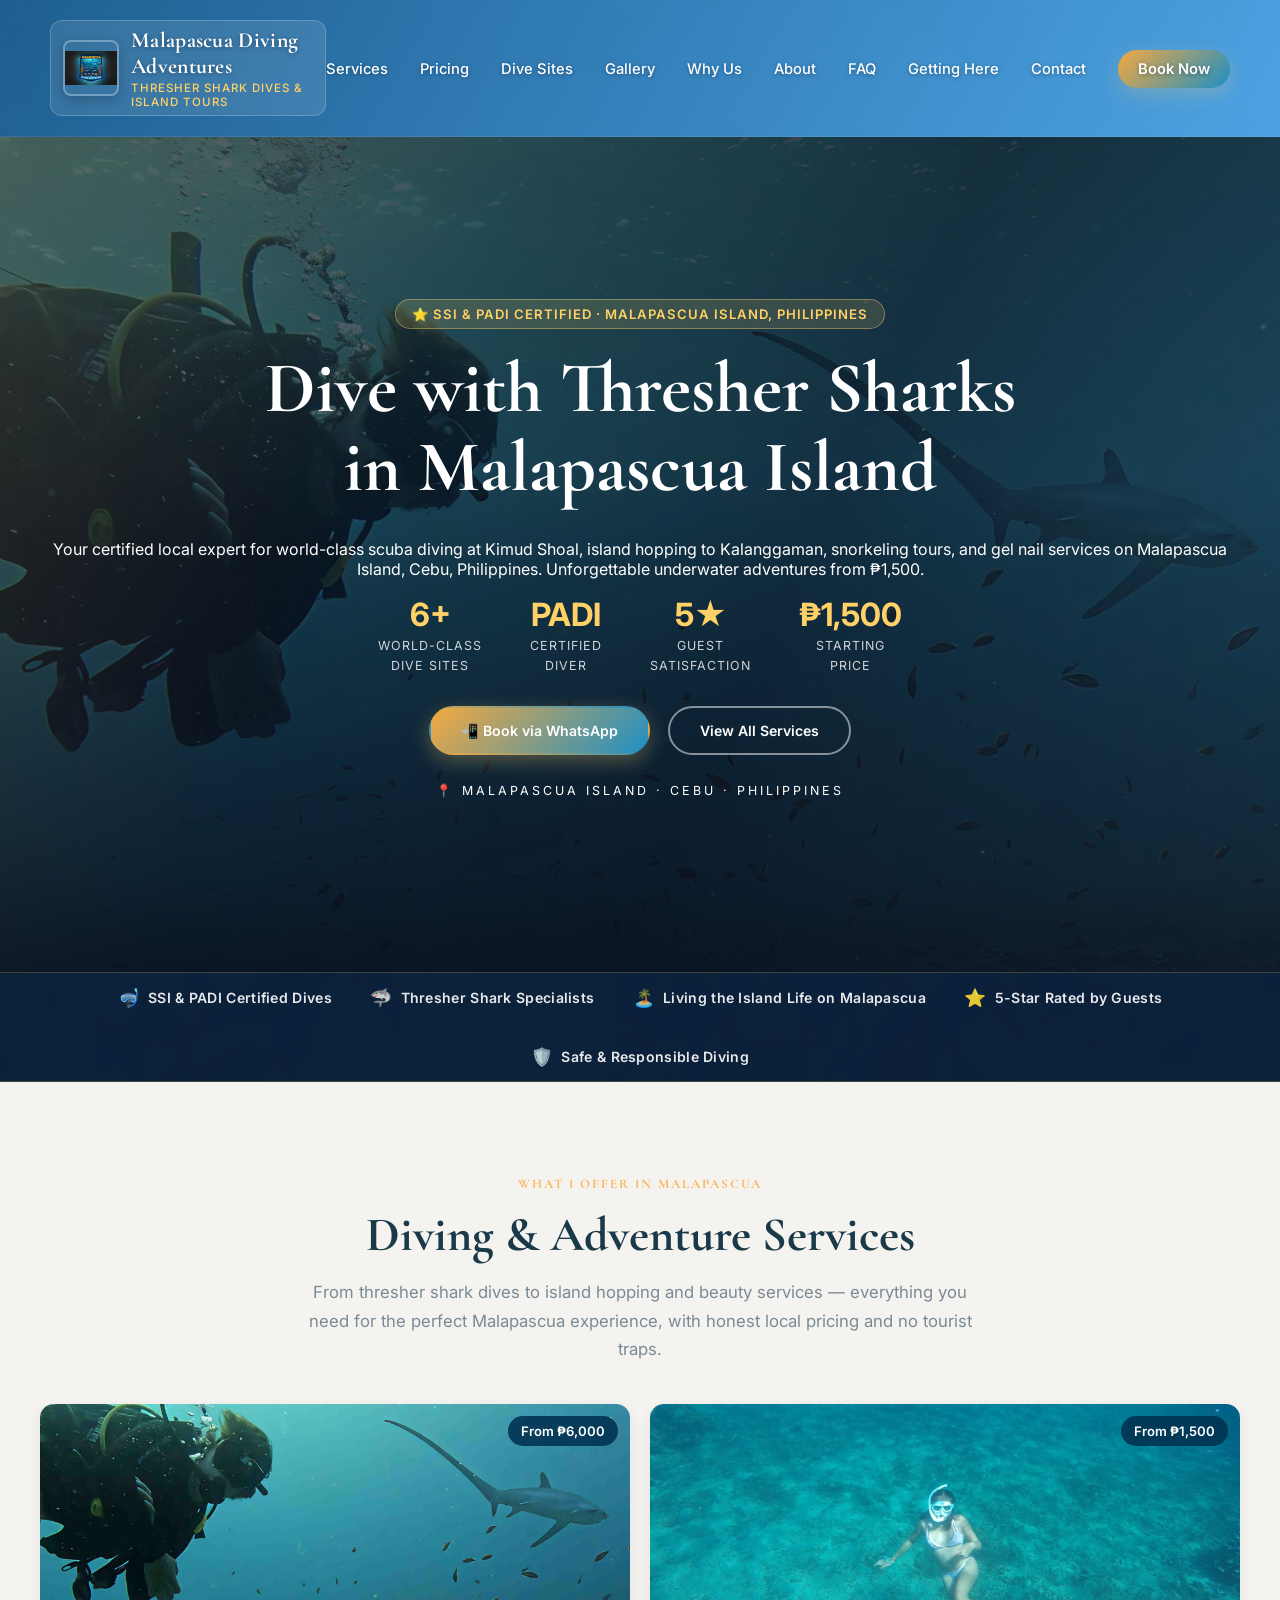
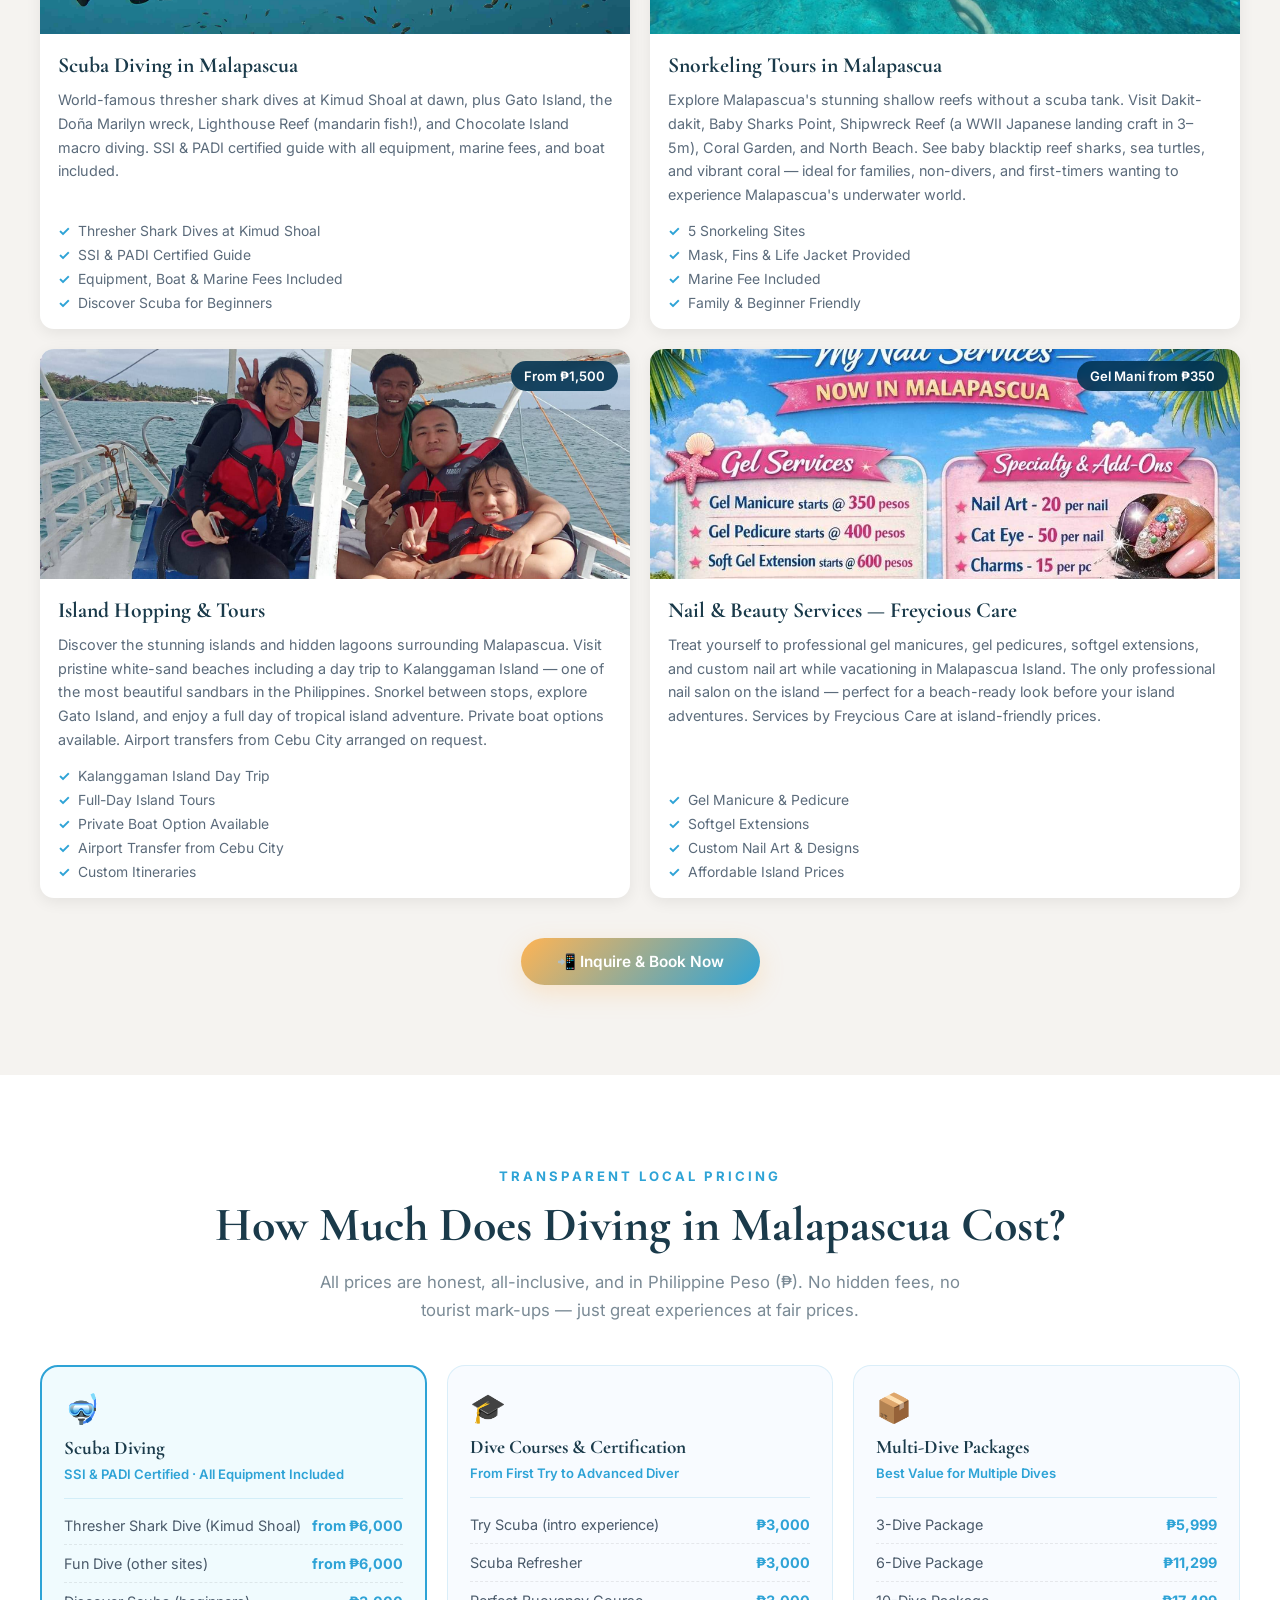
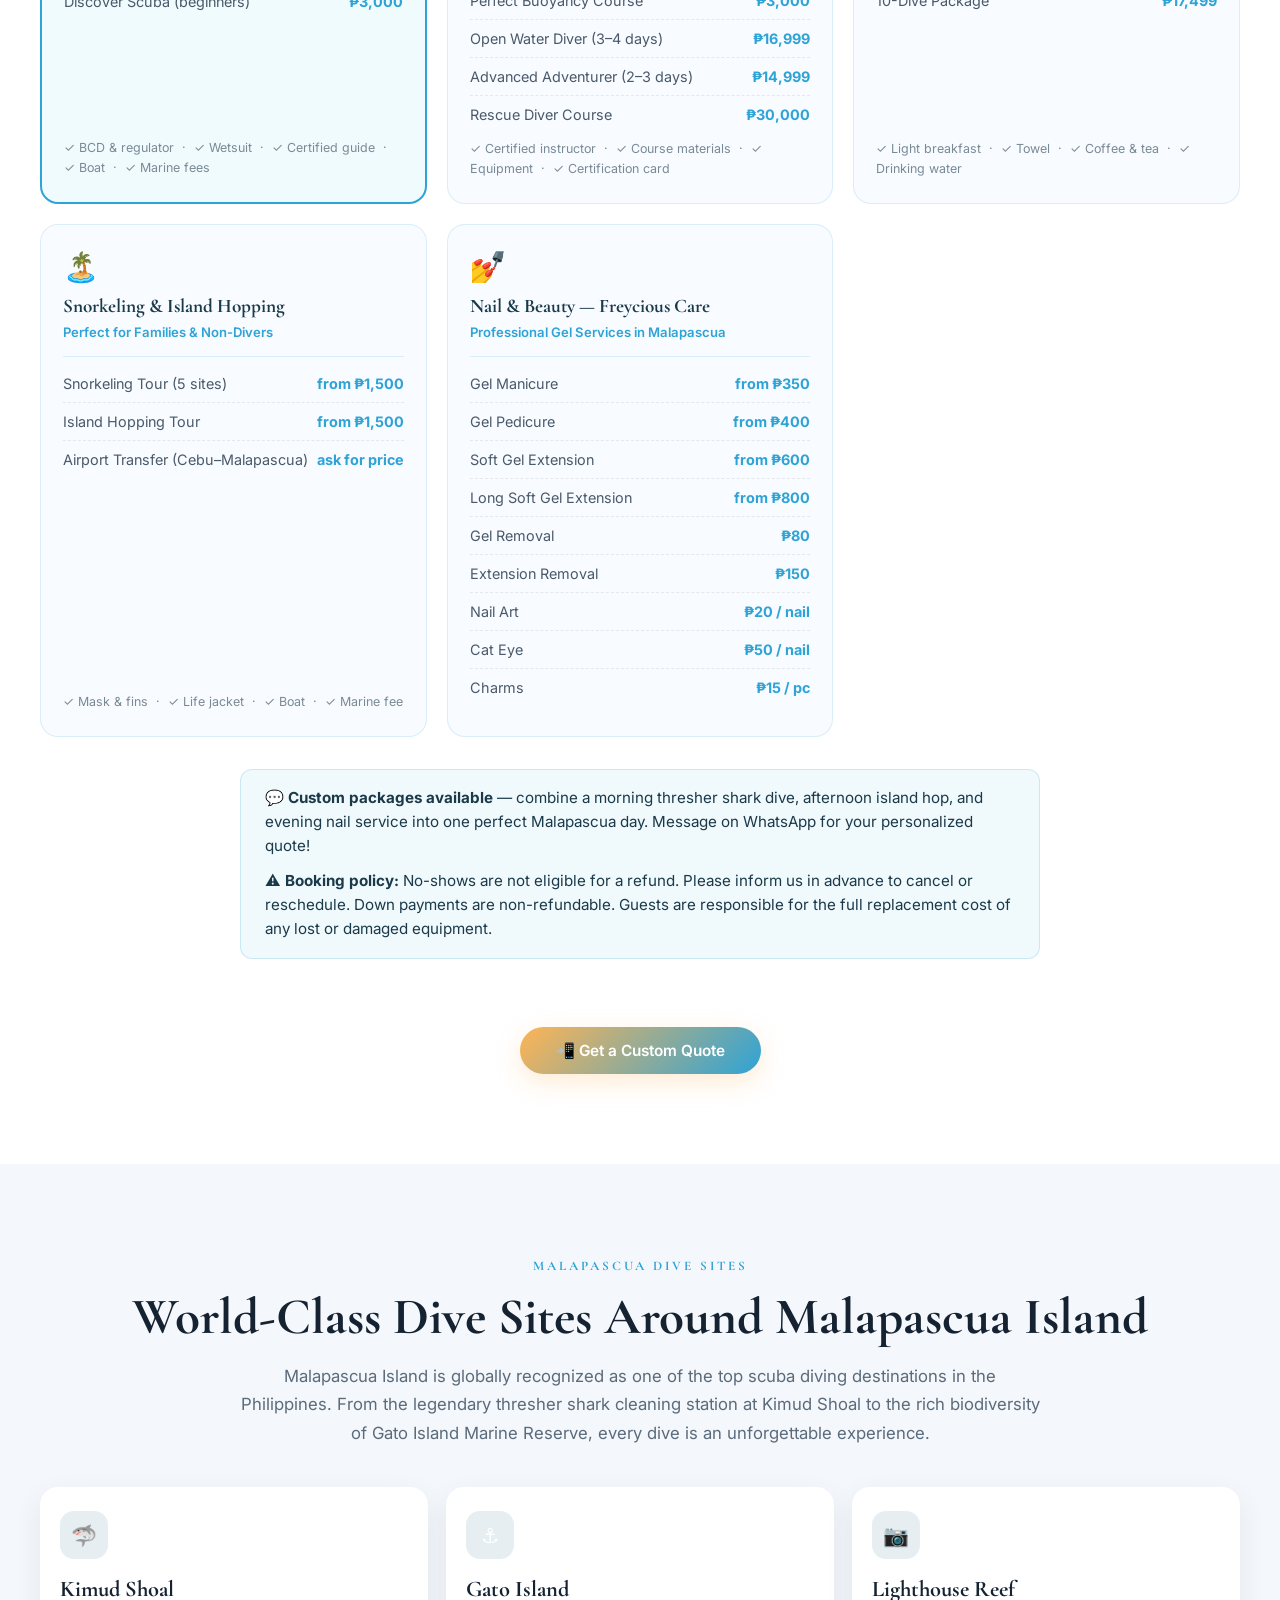
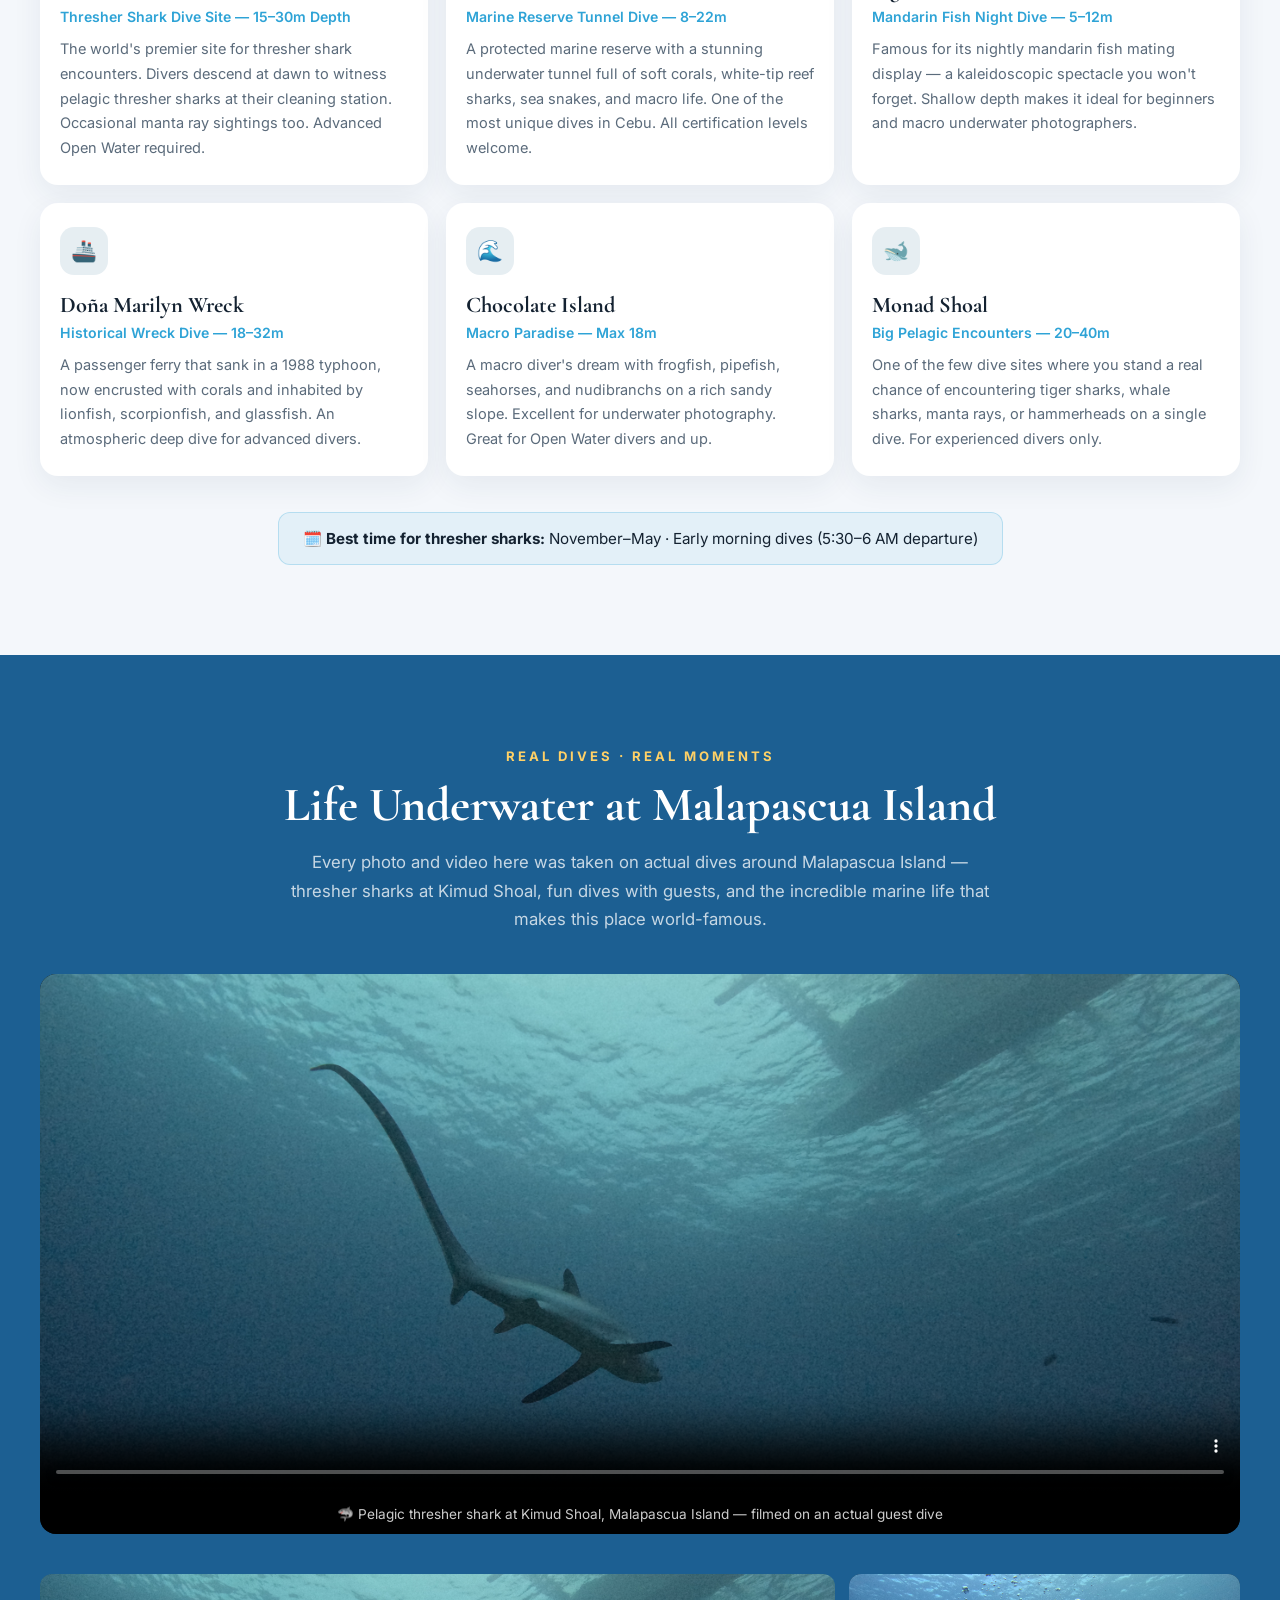
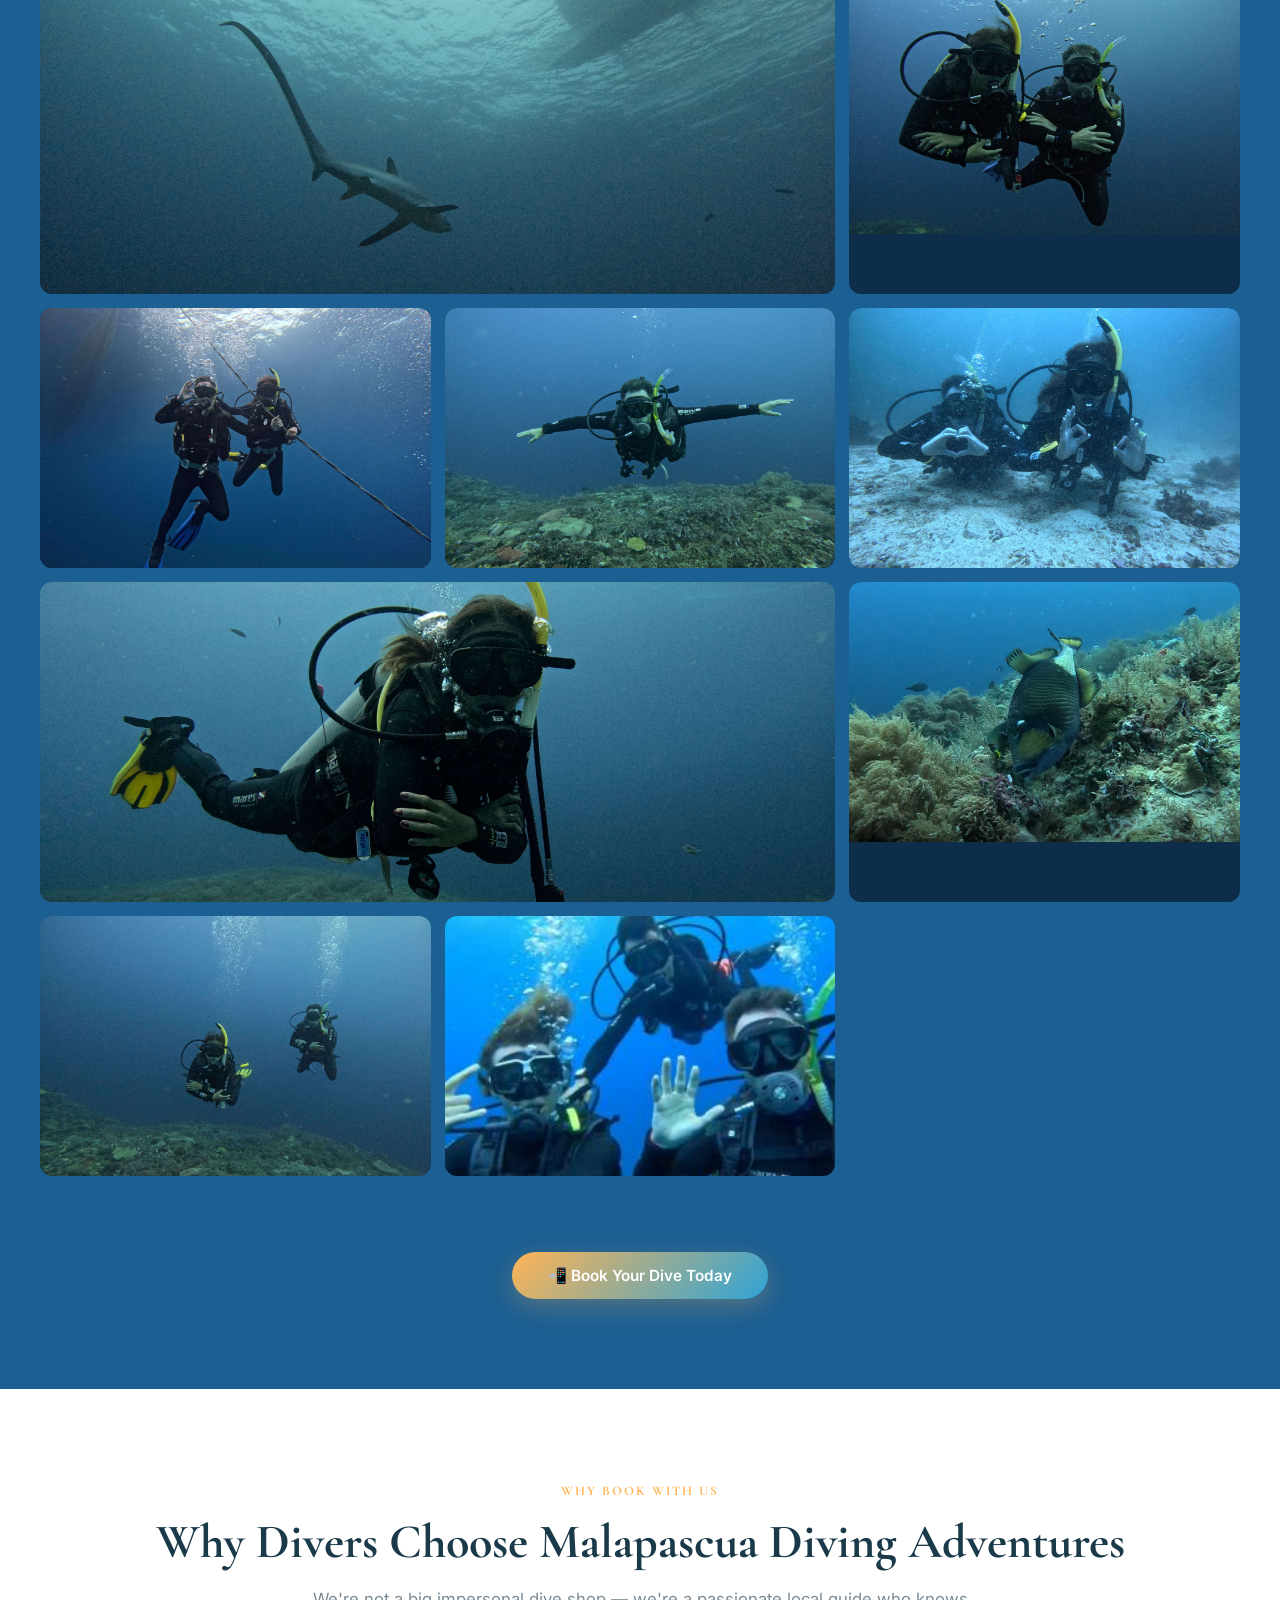
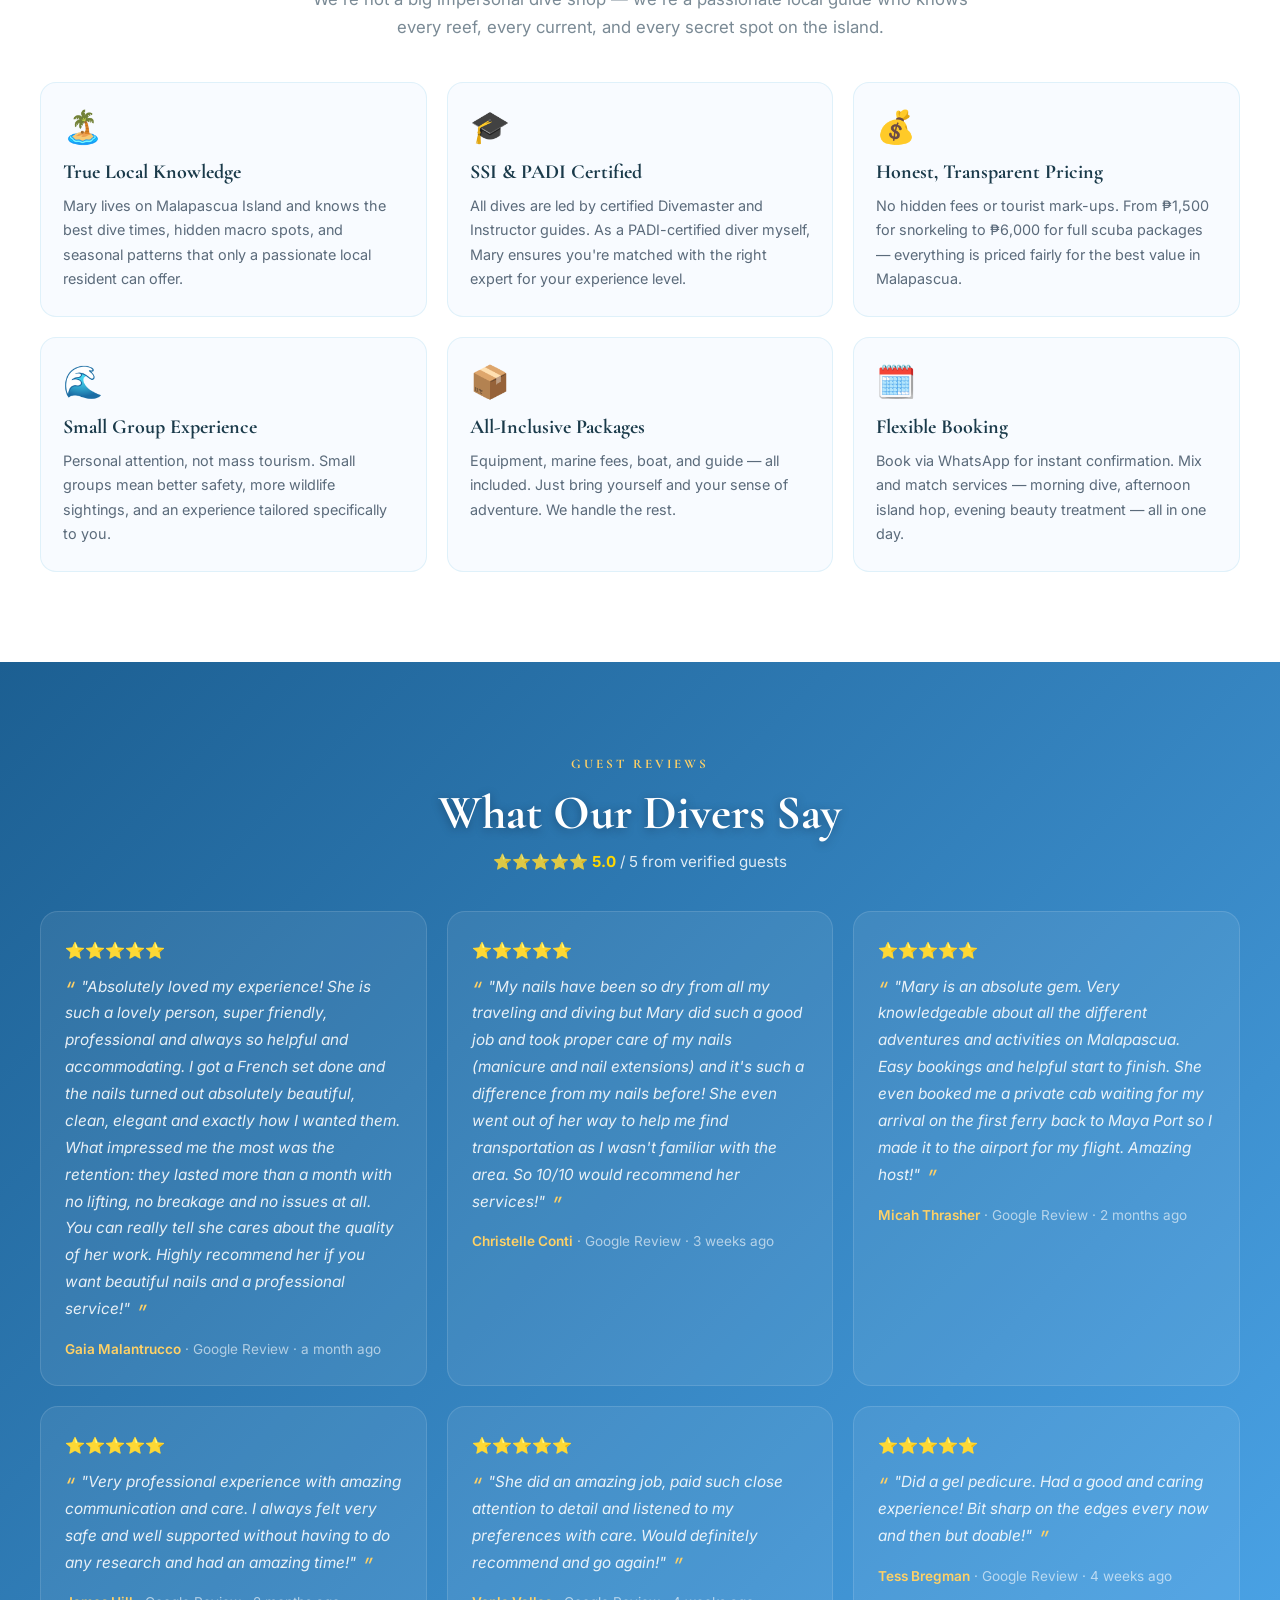
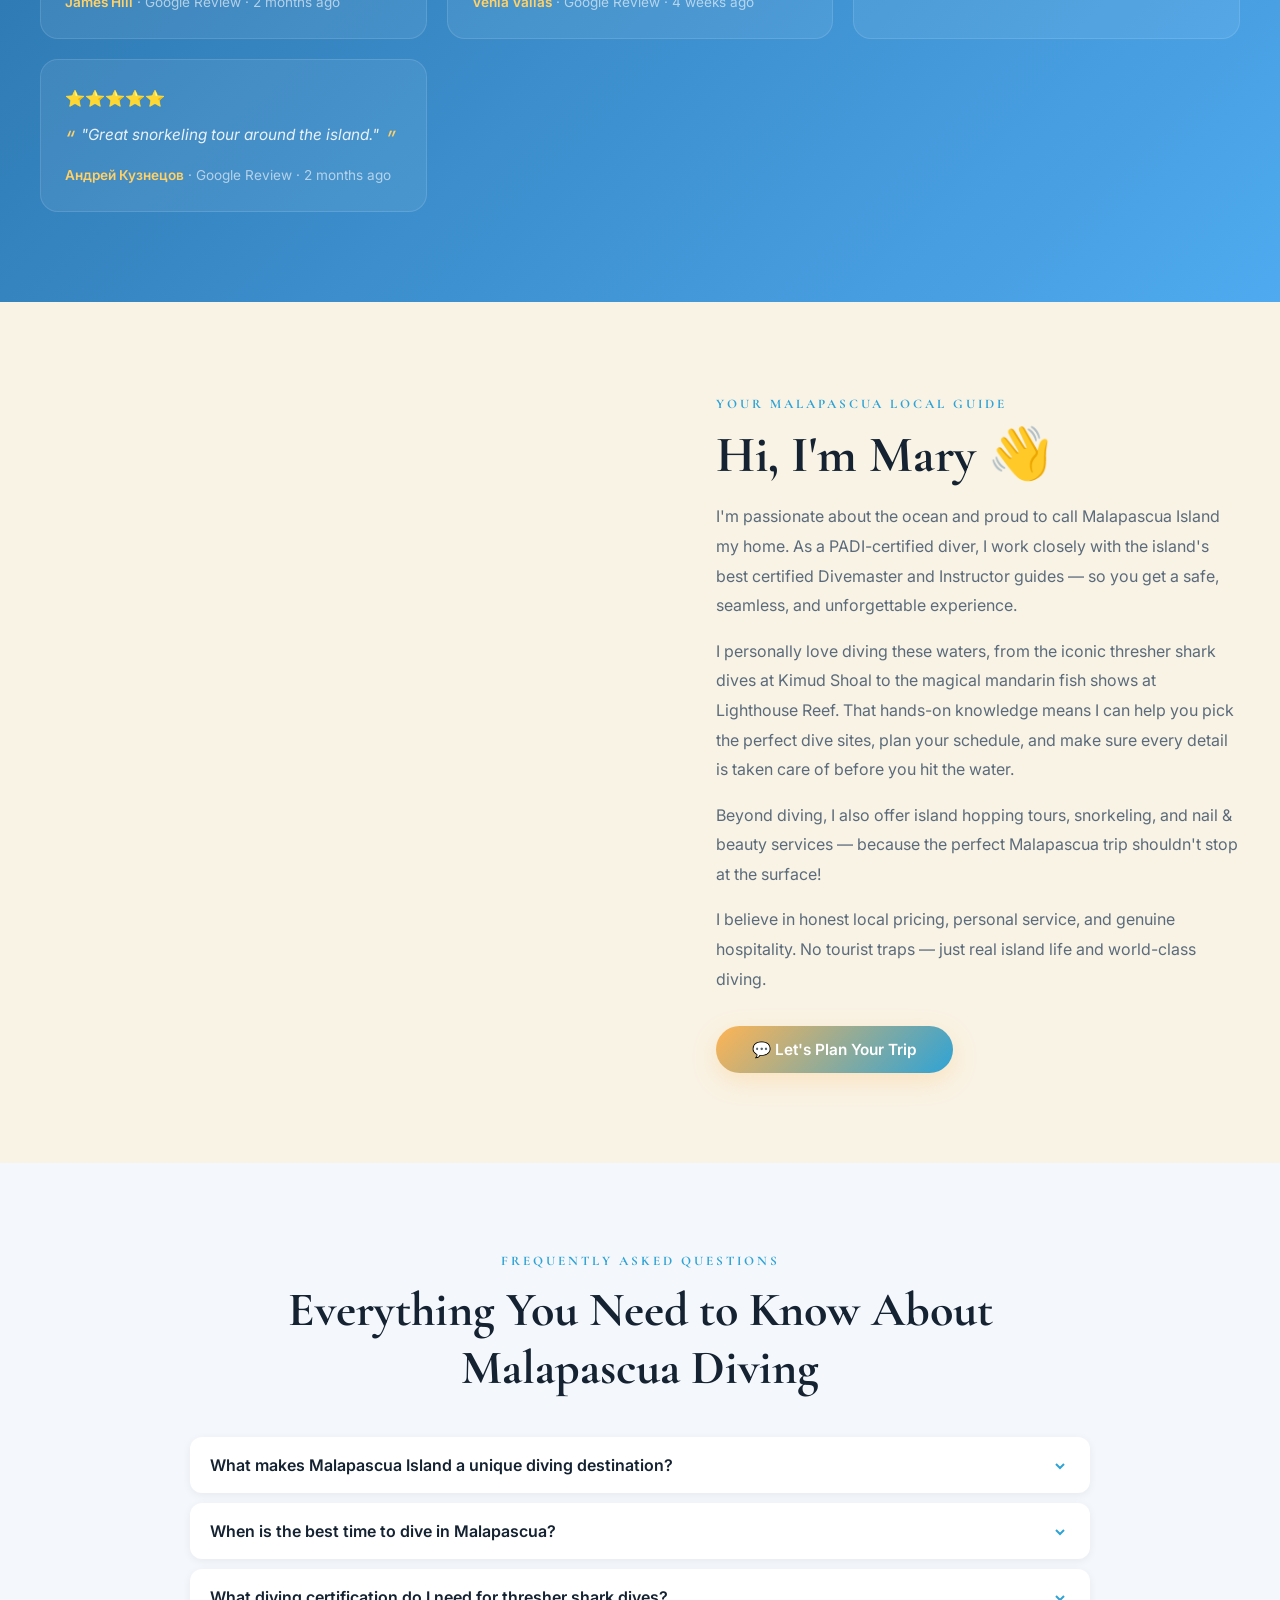
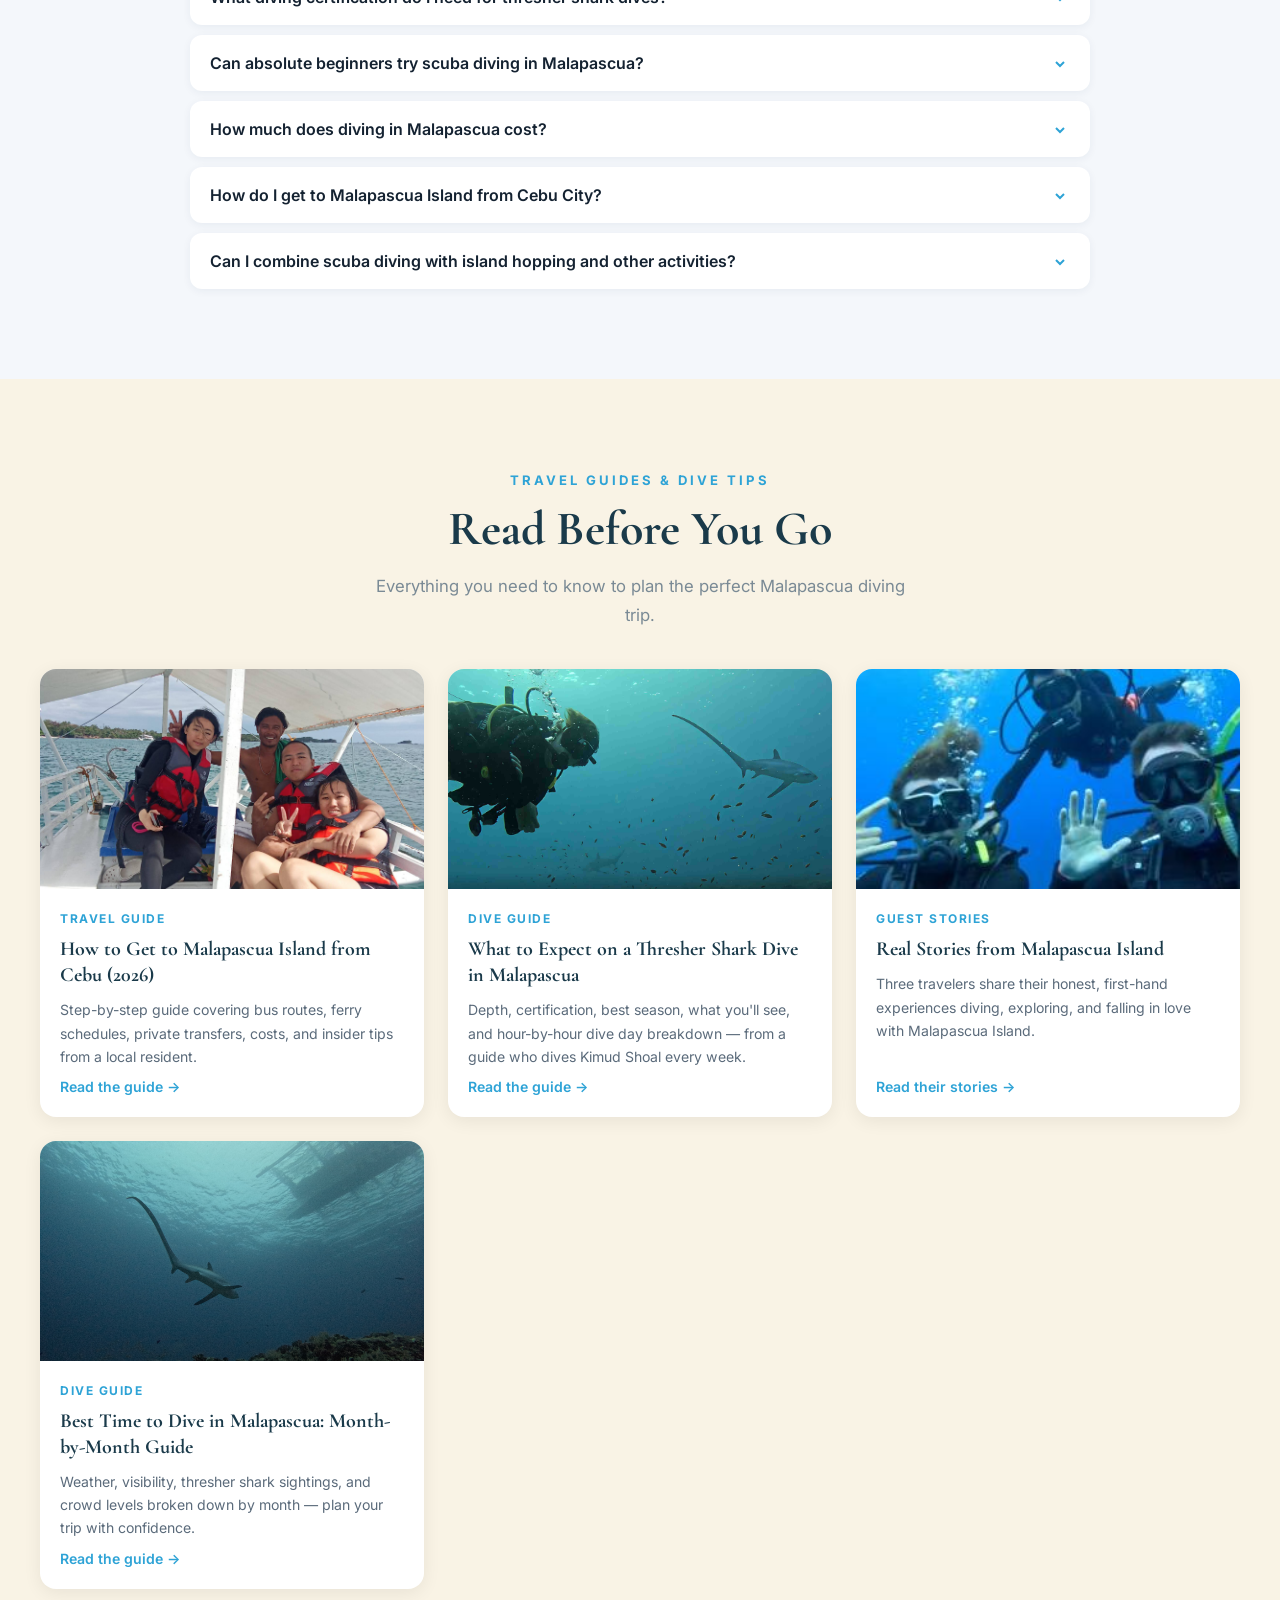
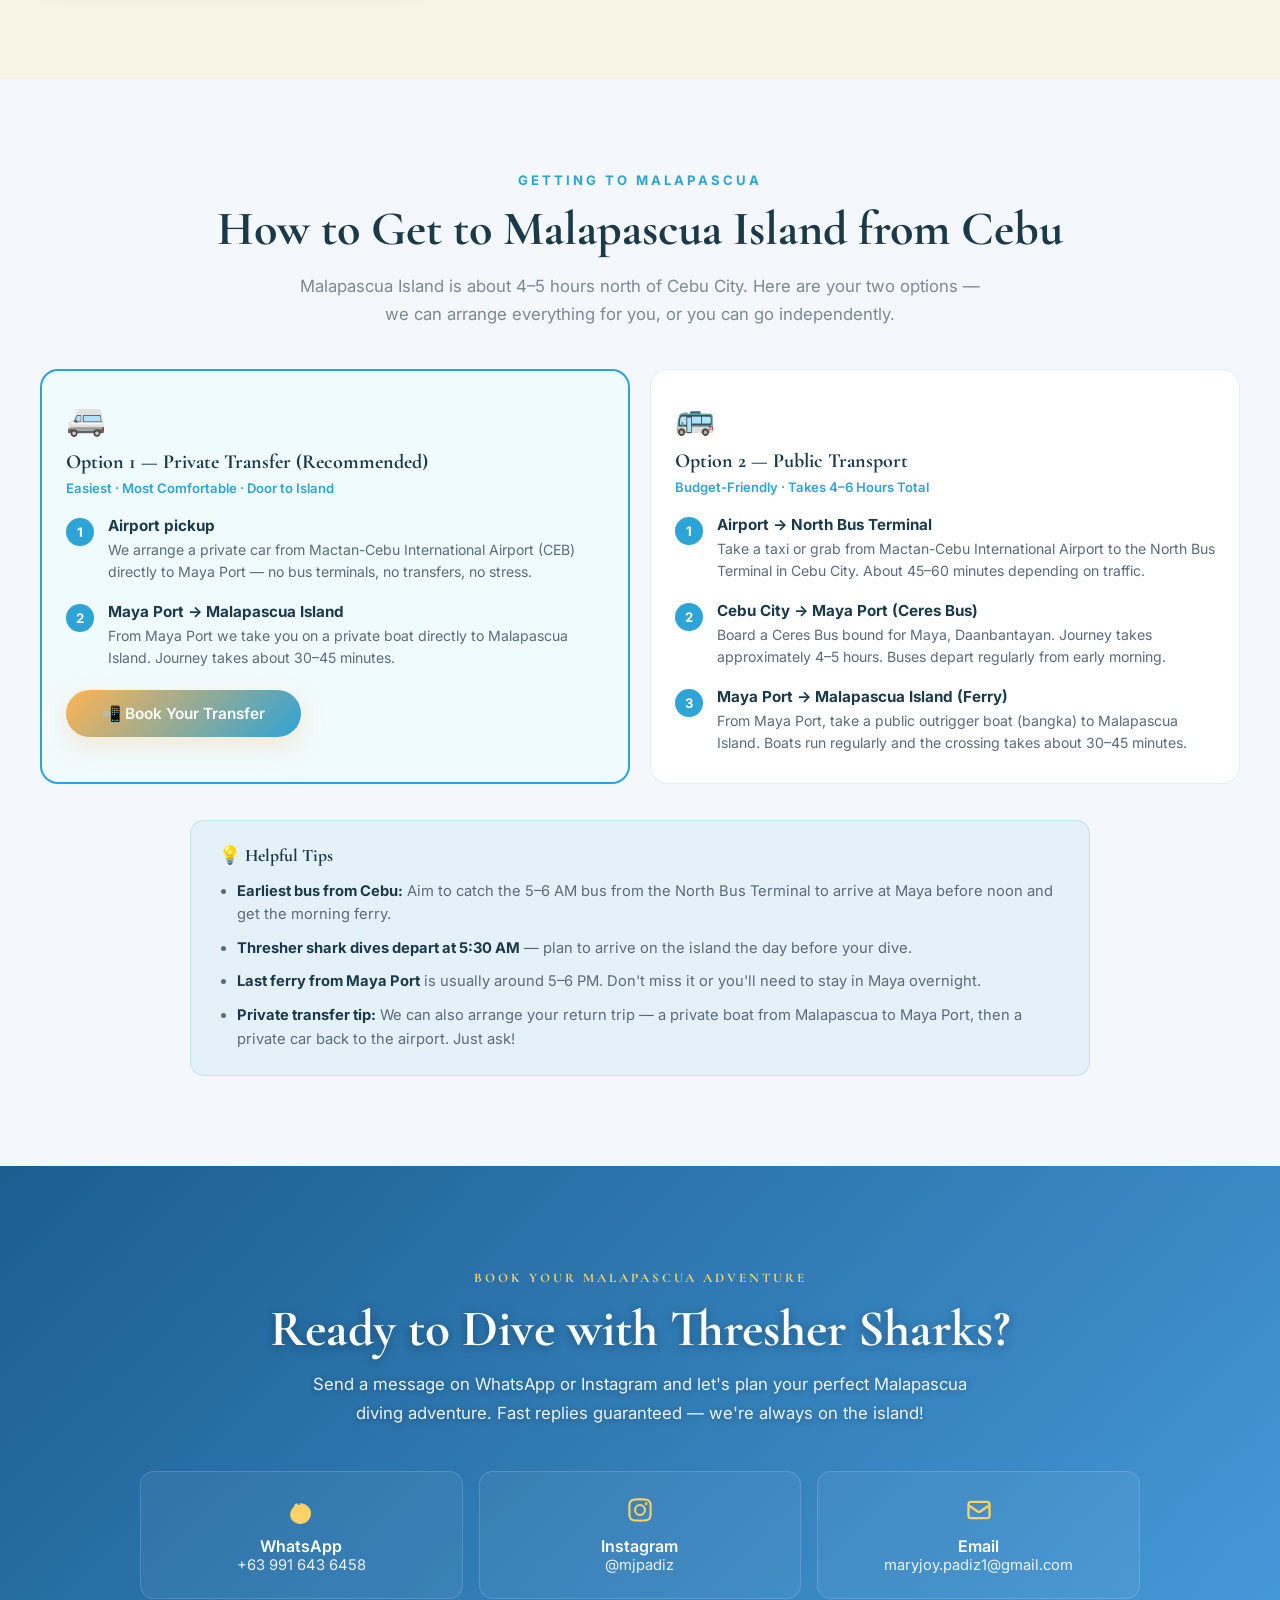
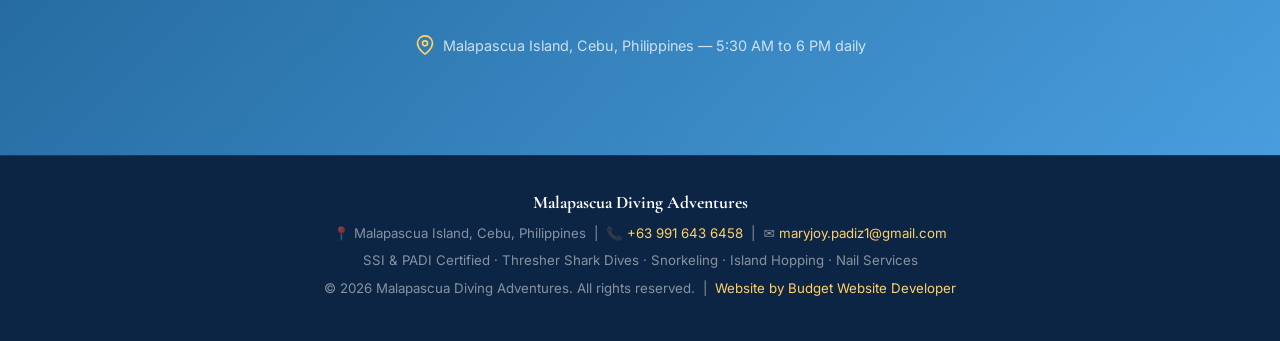
<file: index.html>
<!DOCTYPE html>
<html lang="en">
<head>
  <meta charset="UTF-8">
  <meta name="viewport" content="width=device-width, initial-scale=1.0, viewport-fit=cover">

  
  <title>Malapascua Diving Adventures | Dive with Thresher Sharks · Island Hopping · Snorkeling · Gel Nails · Cebu Philippines</title>
  <meta name="description" content="Dive with thresher sharks at Kimud Shoal, go island hopping to Kalanggaman, snorkel Malapascua reefs, and get gel nails on the island. PADI certified. Discover Scuba from ₱3,000. WhatsApp now!">
  <meta name="keywords" content="Malapascua diving, thresher shark dive Malapascua, scuba diving Cebu Philippines, Kimud Shoal thresher sharks, dive with thresher sharks Philippines, best dive center Malapascua, PADI dive center Malapascua, scuba diving lessons Malapascua, Open Water course Malapascua, island hopping Malapascua, Kalanggaman island tour Malapascua, snorkeling Malapascua Island, snorkeling tour Cebu, things to do Malapascua, Gato Island diving, Malapascua dive packages, fun diving Malapascua, nail salon Malapascua, gel nails Malapascua, nail art Malapascua Island, gel manicure Malapascua, Freycious Care Malapascua, best diving Philippines, Cebu diving adventures, discover scuba Malapascua, Bounty Beach Malapascua, how to get to Malapascua, Malapascua travel guide">
  <meta name="robots" content="index, follow, max-snippet:-1, max-image-preview:large, max-video-preview:-1">
  <meta name="author" content="Mary Padiz — Malapascua Diving Adventures">
  <meta name="copyright" content="© 2025 Malapascua Diving Adventures. All rights reserved.">
  <meta name="theme-color" content="#2ea3d6">
  <meta name="geo.region" content="PH-CEB">
  <meta name="geo.placename" content="Malapascua Island, Cebu, Philippines">
  <meta name="geo.position" content="11.3667;124.0167">
  <meta name="ICBM" content="11.3667, 124.0167">
  <meta name="language" content="English">
  <meta name="revisit-after" content="7 days">
  <meta name="rating" content="General">

  
  <link rel="icon" type="image/png" sizes="32x32" href="MDA.png">
  <link rel="icon" type="image/png" sizes="16x16" href="MDA.png">
  <link rel="apple-touch-icon" sizes="180x180" href="MDA.png">
  <link rel="shortcut icon" href="MDA.png">

  
  <link rel="canonical" href="https://malapascuadivingadventures.com/">
  <link rel="alternate" hreflang="en" href="https://malapascuadivingadventures.com/">

  
  <meta property="og:type" content="website">
  <meta property="og:url" content="https://malapascuadivingadventures.com/">
  <meta property="og:title" content="Malapascua Diving Adventures | Thresher Shark Dives & Island Tours Cebu">
  <meta property="og:description" content="See thresher sharks at Kimud Shoal with a certified local guide. Scuba diving, snorkeling, island hopping & beauty services on Malapascua Island. From ₱1,500. Book on WhatsApp!">
  <meta property="og:image" content="https://malapascuadivingadventures.com/diveshark.jpg">
  <meta property="og:image:width" content="1200">
  <meta property="og:image:height" content="630">
  <meta property="og:image:alt" content="Scuba diver and thresher shark at Kimud Shoal, Malapascua Island">
  <meta property="og:site_name" content="Malapascua Diving Adventures">
  <meta property="og:locale" content="en_US">

  
  <meta name="twitter:card" content="summary_large_image">
  <meta name="twitter:site" content="@mjpadiz">
  <meta name="twitter:title" content="Malapascua Diving Adventures | Thresher Shark Dives Cebu">
  <meta name="twitter:description" content="Book certified scuba diving with thresher sharks, island hopping & snorkeling in Malapascua Island Philippines. SSI/PADI. From ₱1,500.">
  <meta name="twitter:image" content="https://malapascuadivingadventures.com/diveshark.jpg">
  <meta name="twitter:image:alt" content="Thresher shark encounter at Kimud Shoal, Malapascua">

  
  <link rel="preconnect" href="https://fonts.googleapis.com">
  <link rel="preconnect" href="https://fonts.gstatic.com" crossorigin>
  <link rel="dns-prefetch" href="https://api.whatsapp.com">
  <link rel="dns-prefetch" href="https://instagram.com">

  
  <link rel="preload" as="image" href="background.jpg" fetchpriority="high">
  <link rel="preload" as="image" href="MDA.png" fetchpriority="high">
  <link rel="preload" as="image" href="diveshark.jpg" fetchpriority="high">

  

  
  <script type="application/ld+json">
  {
    "@context": "https://schema.org",
    "@type": ["LocalBusiness","TouristInformationCenter"],
    "@id": "https://malapascuadivingadventures.com/#business",
    "name": "Malapascua Diving Adventures",
    "alternateName": ["MDA", "Malapascua Diving Adventures by Mary"],
    "image": [
      "https://malapascuadivingadventures.com/diveshark.jpg",
      "https://malapascuadivingadventures.com/MDA.png",
      "https://malapascuadivingadventures.com/snorkeling.jpg"
    ],
    "logo": "https://malapascuadivingadventures.com/MDA.png",
    "description": "Malapascua Diving Adventures offers certified SSI & PADI scuba diving with thresher sharks at Kimud Shoal, snorkeling tours, island hopping, and nail/beauty services on Malapascua Island, Cebu, Philippines. Led by local expert guide Mary Padiz.",
    "url": "https://malapascuadivingadventures.com",
    "telephone": "+639916436458",
    "email": "maryjoy.padiz1@gmail.com",
    "priceRange": "₱₱",
    "currenciesAccepted": "PHP",
    "paymentAccepted": "Cash, GCash",
    "address": {
      "@type": "PostalAddress",
      "streetAddress": "Malapascua Island",
      "addressLocality": "Daanbantayan",
      "addressRegion": "Cebu",
      "postalCode": "6013",
      "addressCountry": "PH"
    },
    "geo": {
      "@type": "GeoCoordinates",
      "latitude": "11.3667",
      "longitude": "124.0167"
    },
    "openingHoursSpecification": [
      {
        "@type": "OpeningHoursSpecification",
        "dayOfWeek": ["Monday","Tuesday","Wednesday","Thursday","Friday","Saturday","Sunday"],
        "opens": "05:30",
        "closes": "18:00"
      }
    ],
    "hasMap": "https://maps.google.com/?q=Malapascua+Island+Cebu+Philippines",
    "sameAs": [
      "https://instagram.com/mjpadiz",
      "https://api.whatsapp.com/send?phone=639916436458"
    ],
    "aggregateRating": {
      "@type": "AggregateRating",
      "ratingValue": "5.0",
      "reviewCount": "12",
      "bestRating": "5",
      "worstRating": "1"
    },
    "review": [
      {
        "@type": "Review",
        "itemReviewed": {"@id": "https://malapascuadivingadventures.com/#business"},
        "reviewRating": {"@type": "Rating", "ratingValue": "5", "bestRating": "5"},
        "author": {"@type": "Person", "name": "Gaia Malantrucco"},
        "reviewBody": "Absolutely loved my experience! She is such a lovely person, super friendly, professional and always so helpful and accommodating. I got a French set done and the nails turned out absolutely beautiful, clean, elegant and exactly how I wanted them. What impressed me the most was the retention: they lasted more than a month with no lifting, no breakage and no issues at all. You can really tell she cares about the quality of her work. Highly recommend her if you want beautiful nails and a professional service!",
        "datePublished": "2026-05-01"
      },
      {
        "@type": "Review",
        "itemReviewed": {"@id": "https://malapascuadivingadventures.com/#business"},
        "reviewRating": {"@type": "Rating", "ratingValue": "5", "bestRating": "5"},
        "author": {"@type": "Person", "name": "Micah Thrasher"},
        "reviewBody": "Mary is an absolute gem. Very knowledgeable about all the different adventures and activities on Malapascua. Easy bookings and helpful start to finish. She even booked me a private cab waiting for my arrival on the first ferry back to Maya Port so I made it to the airport for my flight. Amazing host!",
        "datePublished": "2026-04-15"
      },
      {
        "@type": "Review",
        "itemReviewed": {"@id": "https://malapascuadivingadventures.com/#business"},
        "reviewRating": {"@type": "Rating", "ratingValue": "5", "bestRating": "5"},
        "author": {"@type": "Person", "name": "Christelle Conti"},
        "reviewBody": "My nails have been so dry from all my traveling and diving but Mary did such a good job and took proper care of my nails (manicure and nail extensions) and it's such a difference from my nails before! She even went out of her way to help me find transportation as I wasn't familiar with the area. So 10/10 would recommend her services!",
        "datePublished": "2026-04-22"
      },
      {
        "@type": "Review",
        "itemReviewed": {"@id": "https://malapascuadivingadventures.com/#business"},
        "reviewRating": {"@type": "Rating", "ratingValue": "5", "bestRating": "5"},
        "author": {"@type": "Person", "name": "James Hill"},
        "reviewBody": "Very professional experience with amazing communication and care. I always felt very safe and well supported without having to do any research and had an amazing time!",
        "datePublished": "2026-04-15"
      }
    ]
  }
  </script>

  
  <script type="application/ld+json">
  {
    "@context": "https://schema.org",
    "@type": "Service",
    "name": "Thresher Shark Scuba Diving — Malapascua Island",
    "provider": {"@id": "https://malapascuadivingadventures.com/#business"},
    "description": "Certified SSI & PADI scuba diving with thresher sharks at Kimud Shoal, Malapascua Island. Suitable for Open Water+ certified divers. Equipment, marine fees, and guide included.",
    "areaServed": {
      "@type": "Place",
      "name": "Malapascua Island, Cebu, Philippines"
    },
    "offers": {
      "@type": "Offer",
      "priceCurrency": "PHP",
      "price": "6000",
      "priceSpecification": {
        "@type": "PriceSpecification",
        "price": "6000",
        "priceCurrency": "PHP",
        "description": "Starting price per diver including equipment & marine fees"
      },
      "availability": "https://schema.org/InStock",
      "url": "https://malapascuadivingadventures.com/#services"
    },
    "serviceType": "Scuba Diving Tour",
    "category": "Water Sports & Diving"
  }
  </script>

  
  <script type="application/ld+json">
  {
    "@context": "https://schema.org",
    "@type": "FAQPage",
    "mainEntity": [
      {
        "@type": "Question",
        "name": "What makes Malapascua a unique diving destination?",
        "acceptedAnswer": {
          "@type": "Answer",
          "text": "Malapascua Island is world-famous as one of the only places on earth where you can reliably see thresher sharks at their cleaning station at Kimud Shoal. Early morning dives at 15–30m depth give incredible encounters with these graceful sharks. You'll also find Gato Island tunnel, vibrant coral gardens, the Doña Marilyn wreck, and mandarin fish at Lighthouse Reef — all within 30 minutes by boat."
        }
      },
      {
        "@type": "Question",
        "name": "When is the best time to dive in Malapascua?",
        "acceptedAnswer": {
          "@type": "Answer",
          "text": "November through May is the peak diving season with outstanding visibility of 20–30m, calm seas, and the best thresher shark sightings. December to February offers the most stable weather. June to October is quieter with fewer tourists and excellent macro photography conditions year-round."
        }
      },
      {
        "@type": "Question",
        "name": "What certification do I need for thresher shark diving?",
        "acceptedAnswer": {
          "@type": "Answer",
          "text": "Thresher shark dives at Kimud Shoal require at least an SSI or PADI Open Water certification. Since December 2025, Open Water divers must complete a buoyancy workshop before the dive. Advanced Open Water certified divers dive with a Divemaster. Complete beginners can start with our Discover Scuba program and work toward certification."
        }
      },
      {
        "@type": "Question",
        "name": "Can beginners try scuba diving in Malapascua?",
        "acceptedAnswer": {
          "@type": "Answer",
          "text": "Absolutely! Our Discover Scuba Diving (DSD) program is perfect for absolute beginners. You'll learn the basics in shallow, controlled waters and do a supervised open water dive — no certification needed. Many first-timers go on to get full SSI or PADI Open Water certification with us."
        }
      },
      {
        "@type": "Question",
        "name": "How much does diving in Malapascua cost?",
        "acceptedAnswer": {
          "@type": "Answer",
          "text": "Scuba diving packages start from ₱6,000 per diver including equipment, guide, and marine fees. Snorkeling tours start from ₱1,500 and island hopping tours from ₱1,500. We offer competitive, transparent pricing with no hidden costs."
        }
      },
      {
        "@type": "Question",
        "name": "How do I get to Malapascua Island from Cebu City?",
        "acceptedAnswer": {
          "@type": "Answer",
          "text": "Fly into Mactan-Cebu International Airport. From Cebu City, take a bus or arrange a private car to Maya Port (approximately 3–5 hours). From Maya, take a public or private ferry to Malapascua Island (30–45 minutes). We can arrange your complete airport-to-island transfer — just ask!"
        }
      },
      {
        "@type": "Question",
        "name": "Can I combine diving with island hopping and other activities?",
        "acceptedAnswer": {
          "@type": "Answer",
          "text": "Yes! Most guests do early morning thresher shark dives then spend afternoons island hopping, snorkeling pristine reefs, or enjoying our nail and beauty services. We design custom multi-day itineraries so you get the most out of Malapascua Island."
        }
      }
    ]
  }
  </script>

  
  <script type="application/ld+json">
  {
    "@context": "https://schema.org",
    "@type": "TouristAttraction",
    "name": "Kimud Shoal Thresher Shark Dive Site — Malapascua",
    "description": "Kimud Shoal is one of the world's top dive sites for thresher shark encounters. Located off Malapascua Island, Cebu, Philippines, divers descend to 15–30m to witness thresher sharks at their cleaning station at dawn.",
    "url": "https://malapascuadivingadventures.com/#divesites",
    "touristType": ["Scuba Divers", "Adventure Travelers", "Wildlife Enthusiasts"],
    "geo": {
      "@type": "GeoCoordinates",
      "latitude": "11.3700",
      "longitude": "124.0200"
    },
    "address": {
      "@type": "PostalAddress",
      "addressLocality": "Malapascua Island",
      "addressRegion": "Cebu",
      "addressCountry": "PH"
    }
  }
  </script>

  
  <script type="application/ld+json">
  {
    "@context": "https://schema.org",
    "@type": "BreadcrumbList",
    "itemListElement": [
      {"@type":"ListItem","position":1,"name":"Home","item":"https://malapascuadivingadventures.com/"},
      {"@type":"ListItem","position":2,"name":"Diving Services","item":"https://malapascuadivingadventures.com/#services"},
      {"@type":"ListItem","position":3,"name":"Dive Sites","item":"https://malapascuadivingadventures.com/#divesites"},
      {"@type":"ListItem","position":4,"name":"About Mary","item":"https://malapascuadivingadventures.com/#about"},
      {"@type":"ListItem","position":5,"name":"FAQ","item":"https://malapascuadivingadventures.com/#faq"},
      {"@type":"ListItem","position":6,"name":"Contact","item":"https://malapascuadivingadventures.com/#contact"}
    ]
  }
  </script>

  
  <style>
    *,*::before,*::after{box-sizing:border-box}
    html{scroll-behavior:smooth;-webkit-text-size-adjust:100%}
    body{
      margin:0;
      min-height:100vh;
      font-family:'Inter',system-ui,-apple-system,BlinkMacSystemFont,'Segoe UI',sans-serif;
      color:#fff;
      background:linear-gradient(135deg,rgba(20,50,80,.72),rgba(10,35,60,.82)),
        url('background.jpg') no-repeat center center/cover;
      background-attachment:scroll;
    }
    h1,h2,h3,.services-label,.dive-label,.about-label,.contact-label,.faq-label,.testimonials-label{
      font-family:'Cormorant Garamond',Georgia,serif;
    }
    img{max-width:100%;height:auto;display:block}

    /* HEADER */
    header{
      position:sticky;top:0;z-index:100;
      display:flex;justify-content:space-between;align-items:center;
      padding:clamp(10px,2vw,20px) clamp(16px,4vw,50px);
      backdrop-filter:blur(20px);-webkit-backdrop-filter:blur(20px);
      background:linear-gradient(120deg, rgba(28,95,146,.93), rgba(79,170,239,.9));
      border-bottom:1px solid rgba(255,255,255,.1);
    }
    .logo{display:flex;align-items:center;gap:12px;padding:6px 12px;background:rgba(255,255,255,.1);border-radius:12px;border:1px solid rgba(255,255,255,.2);text-decoration:none;}
    .logo img{width:clamp(36px,6vw,56px);height:clamp(36px,6vw,56px);border-radius:8px;border:2px solid rgba(255,255,255,.3);object-fit:contain;}
    .logo-text{display:flex;flex-direction:column;gap:2px;}
    .logo-text h1{margin:0;font-size:clamp(.85rem,2vw,1.35rem);font-weight:700;color:#fff;letter-spacing:.3px;text-shadow:0 1px 4px rgba(6,20,38,.4);}
    .logo-tagline{font-size:clamp(.55rem,1.2vw,.72rem);color:#ffd166;font-weight:500;letter-spacing:1px;text-transform:uppercase;}
    #nav-toggle{position:absolute;opacity:0;pointer-events:none;}
    .hamburger{display:none;flex-direction:column;cursor:pointer;gap:5px;z-index:101;padding:4px;background:none;border:none;}
    .hamburger span{width:26px;height:3px;background:#fff;border-radius:2px;transition:transform .3s,opacity .3s;}
    #nav-toggle:checked+.hamburger span:nth-child(1){transform:rotate(45deg) translate(8px,8px);}
    #nav-toggle:checked+.hamburger span:nth-child(2){opacity:0;}
    #nav-toggle:checked+.hamburger span:nth-child(3){transform:rotate(-45deg) translate(7px,-7px);}
    nav{flex:1;}
    nav ul{list-style:none;display:flex;justify-content:flex-end;align-items:center;gap:clamp(14px,2.5vw,32px);margin:0;padding:0;}
    nav ul li a{color:#fff;text-decoration:none;font-size:clamp(.82rem,1.2vw,.92rem);font-weight:500;transition:color .2s;white-space:nowrap;text-shadow:0 1px 4px rgba(6,20,38,.4);}
    nav ul li a:hover,nav ul li a:focus-visible{color:#ffd166;}
    nav ul li.button a{background:linear-gradient(135deg,#f4a940,#1f8fc4);color:#fff;padding:10px 20px;border-radius:25px;font-weight:600;}

    /* HERO */
    .hero{
      position:relative;
      isolation:isolate;
      overflow:hidden;
      display:flex;flex-direction:column;align-items:center;justify-content:center;
      min-height:calc(100svh - 65px);
      padding:clamp(40px,8vw,80px) clamp(16px,5vw,40px);
      text-align:center;
      background:#0d2c4a;
    }
    .hero-video{
      position:absolute;inset:0;
      width:100%;height:100%;
      object-fit:cover;object-position:center 60%;
      z-index:0;
      filter:saturate(1.05) brightness(.9);
    }
    .hero-video-overlay{
      position:absolute;inset:0;z-index:1;
      background:
        linear-gradient(180deg, rgba(6,16,32,.55) 0%, rgba(8,20,38,.45) 40%, rgba(10,15,30,.75) 100%),
        linear-gradient(115deg, rgba(255,180,84,.28) 0%, rgba(10,20,40,.35) 32%, rgba(8,18,36,.55) 60%, rgba(109,201,238,.18) 100%);
    }
    .hero-content{position:relative;z-index:2;display:flex;flex-direction:column;align-items:center;width:100%;}
    .hero-badge{display:inline-flex;align-items:center;gap:8px;background:rgba(255,209,102,.15);border:1px solid rgba(255,209,102,.4);border-radius:30px;padding:6px 16px;margin-bottom:20px;font-size:.82rem;font-weight:600;letter-spacing:1px;text-transform:uppercase;color:#ffd166;}
    .hero h2{margin:0 0 16px;font-size:clamp(2rem,6vw,4.5rem);font-weight:700;line-height:1.1;color:#fff;}
    .hero>p{margin:0 auto 32px;max-width:660px;font-size:clamp(.9rem,1.5vw,1.2rem);line-height:1.8;color:rgba(255,255,255,.9);}
    .hero-stats{display:flex;gap:clamp(20px,4vw,48px);justify-content:center;flex-wrap:wrap;margin:0 0 32px;}
    .hero-stat{text-align:center;}
    .hero-stat strong{display:block;font-size:clamp(1.4rem,3vw,2rem);font-weight:700;color:#ffd166;}
    .hero-stat span{font-size:.78rem;text-transform:uppercase;letter-spacing:1px;opacity:.8;}
    .buttons{display:flex;gap:clamp(10px,2vw,18px);justify-content:center;flex-wrap:wrap;}
    .buttons a{padding:clamp(11px,1.5vw,14px) clamp(22px,3vw,30px);border-radius:30px;text-decoration:none;font-weight:600;font-size:clamp(.88rem,1.1vw,1rem);transition:all .25s;border:2px solid transparent;}
    .buttons a:first-child{background:linear-gradient(135deg,#f4a940,#1f8fc4);color:#fff;box-shadow:0 6px 20px rgba(255,209,102,.3);}
    .buttons a:first-child:hover{transform:translateY(-3px);box-shadow:0 10px 28px rgba(255,209,102,.4);}
    .buttons a:last-child{background:transparent;color:#fff;border-color:rgba(255,255,255,.5);}
    .buttons a:last-child:hover{background:rgba(255,255,255,.1);border-color:#ffd166;color:#ffd166;}
    .hero-location{margin-top:28px;font-size:.78rem;letter-spacing:3px;text-transform:uppercase;opacity:.7;}

    /* MOBILE NAV */
    @media(max-width:768px){
      .hamburger{display:flex;}
      nav{position:absolute;top:100%;left:0;right:0;width:100%;max-height:0;overflow:hidden;background:rgba(10,30,55,.97);backdrop-filter:blur(20px);transition:max-height .3s ease;}
      #nav-toggle:checked~nav{max-height:500px;}
      nav ul{flex-direction:column;gap:0;padding:16px 0;}
      nav ul li{width:100%;}
      nav ul li a{display:block;padding:13px 20px;border-bottom:1px solid rgba(255,255,255,.08);font-size:.95rem;}
      nav ul li.button{padding:0 20px 16px;}
      nav ul li.button a{display:block;text-align:center;border-radius:8px;padding:12px;}
    }
  </style>

  
  <link rel="preload" href="body.css" as="style" onload="this.onload=null;this.rel='stylesheet'">
  <noscript><link rel="stylesheet" href="body.css"></noscript>

  
  <link rel="preload" as="style" href="https://fonts.googleapis.com/css2?family=Cormorant+Garamond:wght@500;600;700&family=Inter:wght@400;500;600;700&display=swap" onload="this.onload=null;this.rel='stylesheet'">
  <noscript><link rel="stylesheet" href="https://fonts.googleapis.com/css2?family=Cormorant+Garamond:wght@500;600;700&family=Inter:wght@400;500;600;700&display=swap"></noscript>
</head>
<body>
  <a href="#main-content" class="skip-link">Skip to main content</a>

  <header>
    <a href="/" class="logo" aria-label="Malapascua Diving Adventures — Home">
      <img src="MDA.png" alt="Malapascua Diving Adventures logo" width="56" height="56" fetchpriority="high" decoding="sync">
      <div class="logo-text">
        <h1>Malapascua Diving Adventures</h1>
        <span class="logo-tagline">Thresher Shark Dives &amp; Island Tours</span>
      </div>
    </a>

    <input type="checkbox" id="nav-toggle" aria-label="Toggle navigation menu">
    <label for="nav-toggle" class="hamburger" aria-label="Open navigation menu">
      <span></span><span></span><span></span>
    </label>

    <nav aria-label="Main navigation">
      <ul>
        <li><a href="#services">Services</a></li>
        <li><a href="#pricing">Pricing</a></li>
        <li><a href="#divesites">Dive Sites</a></li>
        <li><a href="#gallery">Gallery</a></li>
        <li><a href="#why-us">Why Us</a></li>
        <li><a href="#about">About</a></li>
        <li><a href="#faq">FAQ</a></li>
        <li><a href="#how-to-get-here">Getting Here</a></li>
        <li><a href="#contact">Contact</a></li>
        <li class="button"><a href="#book" aria-haspopup="dialog">Book Now</a></li>
      </ul>
    </nav>
  </header>

  <main id="main-content">

    
    <section class="hero" aria-label="Malapascua Diving Adventures — Thresher Shark Dives and Island Tours">
      <video class="hero-video" autoplay muted loop playsinline poster="diveshark.jpg" aria-hidden="true">
        <source src="ThresherShark.MP4" type="video/mp4">
      </video>
      <div class="hero-video-overlay" aria-hidden="true"></div>
      <div class="hero-content">
        <div class="hero-badge">⭐ SSI &amp; PADI Certified · Malapascua Island, Philippines</div>
        <h2>Dive with Thresher Sharks<br>in Malapascua Island</h2>
        <p>Your certified local expert for world-class scuba diving at Kimud Shoal, island hopping to Kalanggaman, snorkeling tours, and gel nail services on Malapascua Island, Cebu, Philippines. Unforgettable underwater adventures from ₱1,500.</p>

        <div class="hero-stats" aria-label="Key facts">
          <div class="hero-stat">
            <strong>6+</strong>
            <span>World-Class<br>Dive Sites</span>
          </div>
          <div class="hero-stat">
            <strong>PADI</strong>
            <span>Certified<br>Diver</span>
          </div>
          <div class="hero-stat">
            <strong>5★</strong>
            <span>Guest<br>Satisfaction</span>
          </div>
          <div class="hero-stat">
            <strong>₱1,500</strong>
            <span>Starting<br>Price</span>
          </div>
        </div>

        <div class="buttons">
          <a href="https://wa.me/639916436458" rel="noopener noreferrer" aria-label="Book via WhatsApp +63 991 643 6458">📲 Book via WhatsApp</a>
          <a href="#services">View All Services</a>
        </div>
        <p class="hero-location">📍 Malapascua Island · Cebu · Philippines</p>
      </div>
    </section>

    
    <section class="trust-bar" aria-label="Certifications and trust signals">
      <div class="trust-bar-inner">
        <div class="trust-item">
          <span class="trust-icon" aria-hidden="true">🤿</span>
          <span>SSI &amp; PADI Certified Dives</span>
        </div>
        <div class="trust-item">
          <span class="trust-icon" aria-hidden="true">🦈</span>
          <span>Thresher Shark Specialists</span>
        </div>
        <div class="trust-item">
          <span class="trust-icon" aria-hidden="true">🏝️</span>
          <span>Living the Island Life on Malapascua</span>
        </div>
        <div class="trust-item">
          <span class="trust-icon" aria-hidden="true">⭐</span>
          <span>5-Star Rated by Guests</span>
        </div>
        <div class="trust-item">
          <span class="trust-icon" aria-hidden="true">🛡️</span>
          <span>Safe &amp; Responsible Diving</span>
        </div>
      </div>
    </section>

    
    <section id="services" class="services" aria-labelledby="services-heading">
      <div class="services-container">
        <span class="services-label">WHAT I OFFER IN MALAPASCUA</span>
        <h2 id="services-heading">Diving &amp; Adventure Services</h2>
        <p class="services-intro">From thresher shark dives to island hopping and beauty services — everything you need for the perfect Malapascua experience, with honest local pricing and no tourist traps.</p>

        <div class="services-grid">
          
          <article class="service-card" itemscope itemtype="https://schema.org/Service">
            <div class="service-image-wrap">
              <img src="diveshark.jpg" alt="Scuba diver encountering a thresher shark at Kimud Shoal, Malapascua Island Cebu Philippines" width="600" height="210" loading="eager" class="service-img">
              <div class="service-price">From ₱6,000</div>
            </div>
            <h3 itemprop="name">Scuba Diving in Malapascua</h3>
            <p itemprop="description">World-famous thresher shark dives at Kimud Shoal at dawn, plus Gato Island, the Doña Marilyn wreck, Lighthouse Reef (mandarin fish!), and Chocolate Island macro diving. SSI &amp; PADI certified guide with all equipment, marine fees, and boat included.</p>
            <ul class="service-features">
              <li><span class="checkmark" aria-hidden="true">✓</span> Thresher Shark Dives at Kimud Shoal</li>
              <li><span class="checkmark" aria-hidden="true">✓</span> SSI &amp; PADI Certified Guide</li>
              <li><span class="checkmark" aria-hidden="true">✓</span> Equipment, Boat &amp; Marine Fees Included</li>
              <li><span class="checkmark" aria-hidden="true">✓</span> Discover Scuba for Beginners</li>
            </ul>
          </article>

          
          <article class="service-card" itemscope itemtype="https://schema.org/Service">
            <div class="service-image-wrap">
              <img src="snorkeling.jpg" alt="Snorkeler swimming above coral reef in crystal-clear Malapascua waters, Cebu Philippines" width="600" height="210" loading="lazy" class="service-img">
              <div class="service-price">From ₱1,500</div>
            </div>
            <h3 itemprop="name">Snorkeling Tours in Malapascua</h3>
            <p itemprop="description">Explore Malapascua's stunning shallow reefs without a scuba tank. Visit Dakit-dakit, Baby Sharks Point, Shipwreck Reef (a WWII Japanese landing craft in 3–5m), Coral Garden, and North Beach. See baby blacktip reef sharks, sea turtles, and vibrant coral — ideal for families, non-divers, and first-timers wanting to experience Malapascua's underwater world.</p>
            <ul class="service-features">
              <li><span class="checkmark" aria-hidden="true">✓</span> 5 Snorkeling Sites</li>
              <li><span class="checkmark" aria-hidden="true">✓</span> Mask, Fins &amp; Life Jacket Provided</li>
              <li><span class="checkmark" aria-hidden="true">✓</span> Marine Fee Included</li>
              <li><span class="checkmark" aria-hidden="true">✓</span> Family &amp; Beginner Friendly</li>
            </ul>
          </article>

          
          <article class="service-card" itemscope itemtype="https://schema.org/Service">
            <div class="service-image-wrap">
              <img src="islandhopping.jpg" alt="Group of tourists on a bangka boat enjoying island hopping near Malapascua, Cebu Philippines" width="600" height="210" loading="lazy" class="service-img">
              <div class="service-price">From ₱1,500</div>
            </div>
            <h3 itemprop="name">Island Hopping &amp; Tours</h3>
            <p itemprop="description">Discover the stunning islands and hidden lagoons surrounding Malapascua. Visit pristine white-sand beaches including a day trip to Kalanggaman Island — one of the most beautiful sandbars in the Philippines. Snorkel between stops, explore Gato Island, and enjoy a full day of tropical island adventure. Private boat options available. Airport transfers from Cebu City arranged on request.</p>
            <ul class="service-features">
              <li><span class="checkmark" aria-hidden="true">✓</span> Kalanggaman Island Day Trip</li>
              <li><span class="checkmark" aria-hidden="true">✓</span> Full-Day Island Tours</li>
              <li><span class="checkmark" aria-hidden="true">✓</span> Private Boat Option Available</li>
              <li><span class="checkmark" aria-hidden="true">✓</span> Airport Transfer from Cebu City</li>
              <li><span class="checkmark" aria-hidden="true">✓</span> Custom Itineraries</li>
            </ul>
          </article>

          
          <article class="service-card" itemscope itemtype="https://schema.org/Service">
            <div class="service-image-wrap">
              <img src="nails.jpg" alt="Professional gel nail art and extensions beauty service in Malapascua Island, Cebu Philippines" width="600" height="210" loading="lazy" class="service-img">
              <div class="service-price">Gel Mani from ₱350</div>
            </div>
            <h3 itemprop="name">Nail &amp; Beauty Services — Freycious Care</h3>
            <p itemprop="description">Treat yourself to professional gel manicures, gel pedicures, softgel extensions, and custom nail art while vacationing in Malapascua Island. The only professional nail salon on the island — perfect for a beach-ready look before your island adventures. Services by Freycious Care at island-friendly prices.</p>
            <ul class="service-features">
              <li><span class="checkmark" aria-hidden="true">✓</span> Gel Manicure &amp; Pedicure</li>
              <li><span class="checkmark" aria-hidden="true">✓</span> Softgel Extensions</li>
              <li><span class="checkmark" aria-hidden="true">✓</span> Custom Nail Art &amp; Designs</li>
              <li><span class="checkmark" aria-hidden="true">✓</span> Affordable Island Prices</li>
            </ul>
          </article>
        </div>

        <a href="https://wa.me/639916436458" class="cta-button" rel="noopener noreferrer">
          📲 Inquire &amp; Book Now
        </a>
      </div>
    </section>

    
    <section id="pricing" class="pricing-section" aria-labelledby="pricing-heading">
      <div class="pricing-container">
        <span class="pricing-label">TRANSPARENT LOCAL PRICING</span>
        <h2 id="pricing-heading">How Much Does Diving in Malapascua Cost?</h2>
        <p class="pricing-intro">All prices are honest, all-inclusive, and in Philippine Peso (₱). No hidden fees, no tourist mark-ups — just great experiences at fair prices.</p>

        <div class="pricing-grid">

          
          <div class="pricing-card featured-pricing">
            <div class="pricing-card-header">
              <span class="pricing-emoji" aria-hidden="true">🤿</span>
              <h3>Scuba Diving</h3>
              <p class="pricing-subtitle">SSI &amp; PADI Certified · All Equipment Included</p>
            </div>
            <ul class="pricing-list">
              <li><span class="pricing-item-name">Thresher Shark Dive (Kimud Shoal)</span><span class="pricing-item-price">from ₱6,000</span></li>
              <li><span class="pricing-item-name">Fun Dive (other sites)</span><span class="pricing-item-price">from ₱6,000</span></li>
              <li><span class="pricing-item-name">Discover Scuba (beginners)</span><span class="pricing-item-price">₱3,000</span></li>
            </ul>
            <p class="pricing-includes">✓ BCD &amp; regulator &nbsp;·&nbsp; ✓ Wetsuit &nbsp;·&nbsp; ✓ Certified guide &nbsp;·&nbsp; ✓ Boat &nbsp;·&nbsp; ✓ Marine fees</p>
          </div>

          <div class="pricing-card">
            <div class="pricing-card-header">
              <span class="pricing-emoji" aria-hidden="true">🎓</span>
              <h3>Dive Courses &amp; Certification</h3>
              <p class="pricing-subtitle">From First Try to Advanced Diver</p>
            </div>
            <ul class="pricing-list">
              <li><span class="pricing-item-name">Try Scuba (intro experience)</span><span class="pricing-item-price">₱3,000</span></li>
              <li><span class="pricing-item-name">Scuba Refresher</span><span class="pricing-item-price">₱3,000</span></li>
              <li><span class="pricing-item-name">Perfect Buoyancy Course</span><span class="pricing-item-price">₱3,000</span></li>
              <li><span class="pricing-item-name">Open Water Diver (3–4 days)</span><span class="pricing-item-price">₱16,999</span></li>
              <li><span class="pricing-item-name">Advanced Adventurer (2–3 days)</span><span class="pricing-item-price">₱14,999</span></li>
              <li><span class="pricing-item-name">Rescue Diver Course</span><span class="pricing-item-price">₱30,000</span></li>
            </ul>
            <p class="pricing-includes">✓ Certified instructor &nbsp;·&nbsp; ✓ Course materials &nbsp;·&nbsp; ✓ Equipment &nbsp;·&nbsp; ✓ Certification card</p>
          </div>

          <div class="pricing-card">
            <div class="pricing-card-header">
              <span class="pricing-emoji" aria-hidden="true">📦</span>
              <h3>Multi-Dive Packages</h3>
              <p class="pricing-subtitle">Best Value for Multiple Dives</p>
            </div>
            <ul class="pricing-list">
              <li><span class="pricing-item-name">3-Dive Package</span><span class="pricing-item-price">₱5,999</span></li>
              <li><span class="pricing-item-name">6-Dive Package</span><span class="pricing-item-price">₱11,299</span></li>
              <li><span class="pricing-item-name">10-Dive Package</span><span class="pricing-item-price">₱17,499</span></li>
            </ul>
            <p class="pricing-includes">✓ Light breakfast &nbsp;·&nbsp; ✓ Towel &nbsp;·&nbsp; ✓ Coffee &amp; tea &nbsp;·&nbsp; ✓ Drinking water</p>
          </div>

          
          <div class="pricing-card">
            <div class="pricing-card-header">
              <span class="pricing-emoji" aria-hidden="true">🏝️</span>
              <h3>Snorkeling &amp; Island Hopping</h3>
              <p class="pricing-subtitle">Perfect for Families &amp; Non-Divers</p>
            </div>
            <ul class="pricing-list">
              <li><span class="pricing-item-name">Snorkeling Tour (5 sites)</span><span class="pricing-item-price">from ₱1,500</span></li>
              <li><span class="pricing-item-name">Island Hopping Tour</span><span class="pricing-item-price">from ₱1,500</span></li>
              <li><span class="pricing-item-name">Airport Transfer (Cebu–Malapascua)</span><span class="pricing-item-price">ask for price</span></li>
            </ul>
            <p class="pricing-includes">✓ Mask &amp; fins &nbsp;·&nbsp; ✓ Life jacket &nbsp;·&nbsp; ✓ Boat &nbsp;·&nbsp; ✓ Marine fee</p>
          </div>

          
          <div class="pricing-card">
            <div class="pricing-card-header">
              <span class="pricing-emoji" aria-hidden="true">💅</span>
              <h3>Nail &amp; Beauty — Freycious Care</h3>
              <p class="pricing-subtitle">Professional Gel Services in Malapascua</p>
            </div>
            <ul class="pricing-list">
              <li><span class="pricing-item-name">Gel Manicure</span><span class="pricing-item-price">from ₱350</span></li>
              <li><span class="pricing-item-name">Gel Pedicure</span><span class="pricing-item-price">from ₱400</span></li>
              <li><span class="pricing-item-name">Soft Gel Extension</span><span class="pricing-item-price">from ₱600</span></li>
              <li><span class="pricing-item-name">Long Soft Gel Extension</span><span class="pricing-item-price">from ₱800</span></li>
              <li><span class="pricing-item-name">Gel Removal</span><span class="pricing-item-price">₱80</span></li>
              <li><span class="pricing-item-name">Extension Removal</span><span class="pricing-item-price">₱150</span></li>
              <li><span class="pricing-item-name">Nail Art</span><span class="pricing-item-price">₱20 / nail</span></li>
              <li><span class="pricing-item-name">Cat Eye</span><span class="pricing-item-price">₱50 / nail</span></li>
              <li><span class="pricing-item-name">Charms</span><span class="pricing-item-price">₱15 / pc</span></li>
            </ul>
          </div>

        </div>

        <div class="pricing-note">
          <p>💬 <strong>Custom packages available</strong> — combine a morning thresher shark dive, afternoon island hop, and evening nail service into one perfect Malapascua day. Message on WhatsApp for your personalized quote!</p>
          <p style="margin-top:10px;">⚠️ <strong>Booking policy:</strong> No-shows are not eligible for a refund. Please inform us in advance to cancel or reschedule. Down payments are non-refundable. Guests are responsible for the full replacement cost of any lost or damaged equipment.</p>
        </div>

        <a href="https://wa.me/639916436458" class="cta-button" rel="noopener noreferrer">
          📲 Get a Custom Quote
        </a>
      </div>
    </section>

    
    <section id="divesites" class="dive-sites" aria-labelledby="divesites-heading">
      <div class="dive-sites-container">
        <span class="dive-label">MALAPASCUA DIVE SITES</span>
        <h2 id="divesites-heading">World-Class Dive Sites Around Malapascua Island</h2>
        <p class="dive-intro">Malapascua Island is globally recognized as one of the top scuba diving destinations in the Philippines. From the legendary thresher shark cleaning station at Kimud Shoal to the rich biodiversity of Gato Island Marine Reserve, every dive is an unforgettable experience.</p>

        <div class="dive-grid">
          <article class="dive-card">
            <div class="dive-icon" aria-hidden="true">🦈</div>
            <h3>Kimud Shoal</h3>
            <p class="dive-subtitle">Thresher Shark Dive Site — 15–30m Depth</p>
            <p>The world's premier site for thresher shark encounters. Divers descend at dawn to witness pelagic thresher sharks at their cleaning station. Occasional manta ray sightings too. Advanced Open Water required.</p>
          </article>
          <article class="dive-card">
            <div class="dive-icon" aria-hidden="true">⚓</div>
            <h3>Gato Island</h3>
            <p class="dive-subtitle">Marine Reserve Tunnel Dive — 8–22m</p>
            <p>A protected marine reserve with a stunning underwater tunnel full of soft corals, white-tip reef sharks, sea snakes, and macro life. One of the most unique dives in Cebu. All certification levels welcome.</p>
          </article>
          <article class="dive-card">
            <div class="dive-icon" aria-hidden="true">📷</div>
            <h3>Lighthouse Reef</h3>
            <p class="dive-subtitle">Mandarin Fish Night Dive — 5–12m</p>
            <p>Famous for its nightly mandarin fish mating display — a kaleidoscopic spectacle you won't forget. Shallow depth makes it ideal for beginners and macro underwater photographers.</p>
          </article>
          <article class="dive-card">
            <div class="dive-icon" aria-hidden="true">🚢</div>
            <h3>Doña Marilyn Wreck</h3>
            <p class="dive-subtitle">Historical Wreck Dive — 18–32m</p>
            <p>A passenger ferry that sank in a 1988 typhoon, now encrusted with corals and inhabited by lionfish, scorpionfish, and glassfish. An atmospheric deep dive for advanced divers.</p>
          </article>
          <article class="dive-card">
            <div class="dive-icon" aria-hidden="true">🌊</div>
            <h3>Chocolate Island</h3>
            <p class="dive-subtitle">Macro Paradise — Max 18m</p>
            <p>A macro diver's dream with frogfish, pipefish, seahorses, and nudibranchs on a rich sandy slope. Excellent for underwater photography. Great for Open Water divers and up.</p>
          </article>
          <article class="dive-card">
            <div class="dive-icon" aria-hidden="true">🐋</div>
            <h3>Monad Shoal</h3>
            <p class="dive-subtitle">Big Pelagic Encounters — 20–40m</p>
            <p>One of the few dive sites where you stand a real chance of encountering tiger sharks, whale sharks, manta rays, or hammerheads on a single dive. For experienced divers only.</p>
          </article>
        </div>

        <div class="dive-cta-note">
          <p>🗓️ <strong>Best time for thresher sharks:</strong> November–May · Early morning dives (5:30–6 AM departure)</p>
        </div>
      </div>
    </section>

    

    <section id="gallery" class="gallery-section" aria-labelledby="gallery-heading">
      <div class="gallery-container">
        <span class="gallery-label">REAL DIVES · REAL MOMENTS</span>
        <h2 id="gallery-heading">Life Underwater at Malapascua Island</h2>
        <p class="gallery-intro">Every photo and video here was taken on actual dives around Malapascua Island — thresher sharks at Kimud Shoal, fun dives with guests, and the incredible marine life that makes this place world-famous.</p>

        <div class="video-wrap">
          <video
            controls
            preload="none"
            poster="ThresherMalapascua.JPG"
            aria-label="Pelagic thresher shark swimming at Kimud Shoal, Malapascua Island dive site"
            width="1280"
            height="720">
            <source src="ThresherShark.MP4" type="video/mp4">
            Your browser does not support video playback.
          </video>
          <p class="video-caption">🦈 Pelagic thresher shark at Kimud Shoal, Malapascua Island — filmed on an actual guest dive</p>
        </div>

        <div class="gallery-grid">
          <figure class="gallery-item gallery-item--wide">
            <img src="ThresherMalapascua.JPG" alt="Pelagic thresher shark swimming at Kimud Shoal dive site, Malapascua Island Cebu Philippines" loading="lazy" width="1200" height="800">
            <figcaption>Thresher shark at Kimud Shoal · Malapascua Island</figcaption>
          </figure>

          <figure class="gallery-item">
            <img src="DiveBuddy1.JPG" alt="Two scuba divers underwater at Malapascua Island dive site, Cebu Philippines" loading="lazy" width="800" height="800">
            <figcaption>Dive buddies at Malapascua</figcaption>
          </figure>

          <figure class="gallery-item">
            <img src="DiveBuddy3big.jpg" alt="Two scuba divers doing a safety stop holding a rope underwater at Malapascua dive site" loading="lazy" width="800" height="1000">
            <figcaption>Safety stop — Malapascua dive</figcaption>
          </figure>

          <figure class="gallery-item">
            <img src="diver1.JPG" alt="Solo scuba diver hovering over coral reef at Malapascua Island Cebu Philippines" loading="lazy" width="800" height="1000">
            <figcaption>Coral reef diving, Malapascua</figcaption>
          </figure>

          <figure class="gallery-item">
            <img src="DiveBuddy4.jpg" alt="Two scuba divers posing underwater with heart and OK hand signals at Malapascua" loading="lazy" width="800" height="800">
            <figcaption>Happy divers at Malapascua Island</figcaption>
          </figure>

          <figure class="gallery-item gallery-item--wide">
            <img src="diver3big.jpg" alt="Female scuba diver hovering over coral reef at Malapascua Island, Cebu Philippines" loading="lazy" width="1200" height="900">
            <figcaption>Fun diving over the reef · Malapascua</figcaption>
          </figure>

          <figure class="gallery-item">
            <img src="diver2.jpg" alt="Titan triggerfish and shark spotted during scuba dive at Malapascua Island Philippines" loading="lazy" width="800" height="600">
            <figcaption>Titan triggerfish &amp; shark · Malapascua reef</figcaption>
          </figure>

          <figure class="gallery-item">
            <img src="DiveBuddy2.jpg" alt="Two scuba divers exploring reef at Malapascua Island dive site Cebu Philippines" loading="lazy" width="800" height="1000">
            <figcaption>Exploring the reef · Malapascua Island</figcaption>
          </figure>

          <figure class="gallery-item">
            <img src="group.jpg" alt="Group of three scuba divers underwater waving at camera, Malapascua Island Cebu Philippines" loading="lazy" width="800" height="600">
            <figcaption>Group dive at Malapascua</figcaption>
          </figure>
        </div>

        <a href="https://wa.me/639916436458" class="cta-button" rel="noopener noreferrer">
          📲 Book Your Dive Today
        </a>
      </div>
    </section>

    <section id="why-us" class="why-us" aria-labelledby="why-heading">
      <div class="why-container">
        <span class="services-label">WHY BOOK WITH US</span>
        <h2 id="why-heading">Why Divers Choose Malapascua Diving Adventures</h2>
        <p class="services-intro">We're not a big impersonal dive shop — we're a passionate local guide who knows every reef, every current, and every secret spot on the island.</p>

        <div class="why-grid">
          <div class="why-card">
            <span class="why-icon" aria-hidden="true">🏝️</span>
            <h3>True Local Knowledge</h3>
            <p>Mary lives on Malapascua Island and knows the best dive times, hidden macro spots, and seasonal patterns that only a passionate local resident can offer.</p>
          </div>
          <div class="why-card">
            <span class="why-icon" aria-hidden="true">🎓</span>
            <h3>SSI &amp; PADI Certified</h3>
            <p>All dives are led by certified Divemaster and Instructor guides. As a PADI-certified diver myself, Mary ensures you're matched with the right expert for your experience level.</p>
          </div>
          <div class="why-card">
            <span class="why-icon" aria-hidden="true">💰</span>
            <h3>Honest, Transparent Pricing</h3>
            <p>No hidden fees or tourist mark-ups. From ₱1,500 for snorkeling to ₱6,000 for full scuba packages — everything is priced fairly for the best value in Malapascua.</p>
          </div>
          <div class="why-card">
            <span class="why-icon" aria-hidden="true">🌊</span>
            <h3>Small Group Experience</h3>
            <p>Personal attention, not mass tourism. Small groups mean better safety, more wildlife sightings, and an experience tailored specifically to you.</p>
          </div>
          <div class="why-card">
            <span class="why-icon" aria-hidden="true">📦</span>
            <h3>All-Inclusive Packages</h3>
            <p>Equipment, marine fees, boat, and guide — all included. Just bring yourself and your sense of adventure. We handle the rest.</p>
          </div>
          <div class="why-card">
            <span class="why-icon" aria-hidden="true">🗓️</span>
            <h3>Flexible Booking</h3>
            <p>Book via WhatsApp for instant confirmation. Mix and match services — morning dive, afternoon island hop, evening beauty treatment — all in one day.</p>
          </div>
        </div>
      </div>
    </section>

    
    <section id="testimonials" class="testimonials" aria-labelledby="testimonials-heading">
      <div class="testimonials-container">
        <span class="testimonials-label">GUEST REVIEWS</span>
        <h2 id="testimonials-heading">What Our Divers Say</h2>
        <div class="stars-overall" aria-label="Overall rating: 5 stars">⭐⭐⭐⭐⭐ <strong>5.0</strong> / 5 from verified guests</div>

        <div class="testimonials-grid">
          <article class="testimonial-card" itemscope itemtype="https://schema.org/Review">
            <div itemprop="itemReviewed" itemscope itemtype="https://schema.org/LocalBusiness" style="display:none"><span itemprop="name">Malapascua Diving Adventures</span></div>
            <div class="testimonial-stars" aria-label="5 stars" aria-hidden="true">⭐⭐⭐⭐⭐</div>
            <div itemprop="reviewRating" itemscope itemtype="https://schema.org/Rating" style="display:none"><span itemprop="ratingValue">5</span><span itemprop="bestRating">5</span></div>
            <blockquote itemprop="reviewBody">
              "Absolutely loved my experience! She is such a lovely person, super friendly, professional and always so helpful and accommodating. I got a French set done and the nails turned out absolutely beautiful, clean, elegant and exactly how I wanted them. What impressed me the most was the retention: they lasted more than a month with no lifting, no breakage and no issues at all. You can really tell she cares about the quality of her work. Highly recommend her if you want beautiful nails and a professional service!"
            </blockquote>
            <footer class="testimonial-author">
              <strong itemprop="author" itemscope itemtype="https://schema.org/Person"><span itemprop="name">Gaia Malantrucco</span></strong>
              <span>· Google Review · a month ago</span>
            </footer>
          </article>

          <article class="testimonial-card" itemscope itemtype="https://schema.org/Review">
            <div itemprop="itemReviewed" itemscope itemtype="https://schema.org/LocalBusiness" style="display:none"><span itemprop="name">Malapascua Diving Adventures</span></div>
            <div class="testimonial-stars" aria-label="5 stars" aria-hidden="true">⭐⭐⭐⭐⭐</div>
            <div itemprop="reviewRating" itemscope itemtype="https://schema.org/Rating" style="display:none"><span itemprop="ratingValue">5</span><span itemprop="bestRating">5</span></div>
            <blockquote itemprop="reviewBody">
              "My nails have been so dry from all my traveling and diving but Mary did such a good job and took proper care of my nails (manicure and nail extensions) and it's such a difference from my nails before! She even went out of her way to help me find transportation as I wasn't familiar with the area. So 10/10 would recommend her services!"
            </blockquote>
            <footer class="testimonial-author">
              <strong itemprop="author" itemscope itemtype="https://schema.org/Person"><span itemprop="name">Christelle Conti</span></strong>
              <span>· Google Review · 3 weeks ago</span>
            </footer>
          </article>

          <article class="testimonial-card" itemscope itemtype="https://schema.org/Review">
            <div itemprop="itemReviewed" itemscope itemtype="https://schema.org/LocalBusiness" style="display:none"><span itemprop="name">Malapascua Diving Adventures</span></div>
            <div class="testimonial-stars" aria-label="5 stars" aria-hidden="true">⭐⭐⭐⭐⭐</div>
            <div itemprop="reviewRating" itemscope itemtype="https://schema.org/Rating" style="display:none"><span itemprop="ratingValue">5</span><span itemprop="bestRating">5</span></div>
            <blockquote itemprop="reviewBody">
              "Mary is an absolute gem. Very knowledgeable about all the different adventures and activities on Malapascua. Easy bookings and helpful start to finish. She even booked me a private cab waiting for my arrival on the first ferry back to Maya Port so I made it to the airport for my flight. Amazing host!"
            </blockquote>
            <footer class="testimonial-author">
              <strong itemprop="author" itemscope itemtype="https://schema.org/Person"><span itemprop="name">Micah Thrasher</span></strong>
              <span>· Google Review · 2 months ago</span>
            </footer>
          </article>

          <article class="testimonial-card" itemscope itemtype="https://schema.org/Review">
            <div itemprop="itemReviewed" itemscope itemtype="https://schema.org/LocalBusiness" style="display:none"><span itemprop="name">Malapascua Diving Adventures</span></div>
            <div class="testimonial-stars" aria-label="5 stars" aria-hidden="true">⭐⭐⭐⭐⭐</div>
            <div itemprop="reviewRating" itemscope itemtype="https://schema.org/Rating" style="display:none"><span itemprop="ratingValue">5</span><span itemprop="bestRating">5</span></div>
            <blockquote itemprop="reviewBody">
              "Very professional experience with amazing communication and care. I always felt very safe and well supported without having to do any research and had an amazing time!"
            </blockquote>
            <footer class="testimonial-author">
              <strong itemprop="author" itemscope itemtype="https://schema.org/Person"><span itemprop="name">James Hill</span></strong>
              <span>· Google Review · 2 months ago</span>
            </footer>
          </article>

          <article class="testimonial-card" itemscope itemtype="https://schema.org/Review">
            <div itemprop="itemReviewed" itemscope itemtype="https://schema.org/LocalBusiness" style="display:none"><span itemprop="name">Malapascua Diving Adventures</span></div>
            <div class="testimonial-stars" aria-label="5 stars" aria-hidden="true">⭐⭐⭐⭐⭐</div>
            <div itemprop="reviewRating" itemscope itemtype="https://schema.org/Rating" style="display:none"><span itemprop="ratingValue">5</span><span itemprop="bestRating">5</span></div>
            <blockquote itemprop="reviewBody">
              "She did an amazing job, paid such close attention to detail and listened to my preferences with care. Would definitely recommend and go again!"
            </blockquote>
            <footer class="testimonial-author">
              <strong itemprop="author" itemscope itemtype="https://schema.org/Person"><span itemprop="name">Venla Vallas</span></strong>
              <span>· Google Review · 4 weeks ago</span>
            </footer>
          </article>

          <article class="testimonial-card" itemscope itemtype="https://schema.org/Review">
            <div itemprop="itemReviewed" itemscope itemtype="https://schema.org/LocalBusiness" style="display:none"><span itemprop="name">Malapascua Diving Adventures</span></div>
            <div class="testimonial-stars" aria-label="5 stars" aria-hidden="true">⭐⭐⭐⭐⭐</div>
            <div itemprop="reviewRating" itemscope itemtype="https://schema.org/Rating" style="display:none"><span itemprop="ratingValue">5</span><span itemprop="bestRating">5</span></div>
            <blockquote itemprop="reviewBody">
              "Did a gel pedicure. Had a good and caring experience! Bit sharp on the edges every now and then but doable!"
            </blockquote>
            <footer class="testimonial-author">
              <strong itemprop="author" itemscope itemtype="https://schema.org/Person"><span itemprop="name">Tess Bregman</span></strong>
              <span>· Google Review · 4 weeks ago</span>
            </footer>
          </article>

          <article class="testimonial-card" itemscope itemtype="https://schema.org/Review">
            <div itemprop="itemReviewed" itemscope itemtype="https://schema.org/LocalBusiness" style="display:none"><span itemprop="name">Malapascua Diving Adventures</span></div>
            <div class="testimonial-stars" aria-label="5 stars" aria-hidden="true">⭐⭐⭐⭐⭐</div>
            <div itemprop="reviewRating" itemscope itemtype="https://schema.org/Rating" style="display:none"><span itemprop="ratingValue">5</span><span itemprop="bestRating">5</span></div>
            <blockquote itemprop="reviewBody">
              "Great snorkeling tour around the island."
            </blockquote>
            <footer class="testimonial-author">
              <strong itemprop="author" itemscope itemtype="https://schema.org/Person"><span itemprop="name">Андрей Кузнецов</span></strong>
              <span>· Google Review · 2 months ago</span>
            </footer>
          </article>
        </div>
      </div>
    </section>

    
    <section id="about" class="about-section" aria-labelledby="about-heading">
      <div class="about-container">
        <div class="about-image" role="img" aria-label="Mary Padiz, certified local diving guide at Malapascua Island Cebu Philippines" style="background-image:url('mary.jpg')">
          <span class="about-badge">🤿 PADI Certified Diver · Malapascua Island</span>
        </div>
        <div class="about-copy">
          <span class="about-label">YOUR MALAPASCUA LOCAL GUIDE</span>
          <h2 id="about-heading">Hi, I'm Mary 👋</h2>
          <p>I'm passionate about the ocean and proud to call Malapascua Island my home. As a PADI-certified diver, I work closely with the island's best certified Divemaster and Instructor guides — so you get a safe, seamless, and unforgettable experience.</p>
          <p>I personally love diving these waters, from the iconic thresher shark dives at Kimud Shoal to the magical mandarin fish shows at Lighthouse Reef. That hands-on knowledge means I can help you pick the perfect dive sites, plan your schedule, and make sure every detail is taken care of before you hit the water.</p>
          <p>Beyond diving, I also offer island hopping tours, snorkeling, and nail &amp; beauty services — because the perfect Malapascua trip shouldn't stop at the surface!</p>
          <p>I believe in honest local pricing, personal service, and genuine hospitality. No tourist traps — just real island life and world-class diving.</p>
          <a href="https://wa.me/639916436458" class="cta-button" rel="noopener noreferrer">💬 Let's Plan Your Trip</a>
        </div>
      </div>
    </section>

    
    <section id="faq" class="faq-section" aria-labelledby="faq-heading">
      <div class="faq-container">
        <span class="faq-label">FREQUENTLY ASKED QUESTIONS</span>
        <h2 id="faq-heading">Everything You Need to Know About Malapascua Diving</h2>

        <dl class="faq-list">
          <div class="faq-item">
            <dt><button class="faq-button" type="button" aria-expanded="false" aria-controls="faq-1">
              <span>What makes Malapascua Island a unique diving destination?</span>
              <svg width="20" height="20" viewBox="0 0 20 20" fill="none" stroke="currentColor" stroke-width="2" aria-hidden="true"><polyline points="6 9 10 13 14 9"/></svg>
            </button></dt>
            <dd id="faq-1" class="faq-answer" hidden>
              <p>Malapascua Island is one of the only places in the world where you can reliably dive with pelagic thresher sharks at their cleaning station (Kimud Shoal). Beyond threshers, you'll find the Gato Island marine reserve tunnel, the historic Doña Marilyn wreck, mandarin fish at Lighthouse Reef, macro paradise at Chocolate Island, and big pelagic encounters at Monad Shoal — all within a short boat ride from the island.</p>
            </dd>
          </div>
          <div class="faq-item">
            <dt><button class="faq-button" type="button" aria-expanded="false" aria-controls="faq-2">
              <span>When is the best time to dive in Malapascua?</span>
              <svg width="20" height="20" viewBox="0 0 20 20" fill="none" stroke="currentColor" stroke-width="2" aria-hidden="true"><polyline points="6 9 10 13 14 9"/></svg>
            </button></dt>
            <dd id="faq-2" class="faq-answer" hidden>
              <p>November through May is peak diving season with outstanding visibility of 20–30m, calm seas, and the most frequent thresher shark sightings. December to February offers the most stable, sunny weather. June to October brings rougher seas but far fewer tourists — and excellent macro photography conditions are available year-round.</p>
            </dd>
          </div>
          <div class="faq-item">
            <dt><button class="faq-button" type="button" aria-expanded="false" aria-controls="faq-3">
              <span>What diving certification do I need for thresher shark dives?</span>
              <svg width="20" height="20" viewBox="0 0 20 20" fill="none" stroke="currentColor" stroke-width="2" aria-hidden="true"><polyline points="6 9 10 13 14 9"/></svg>
            </button></dt>
            <dd id="faq-3" class="faq-answer" hidden>
              <p>Thresher shark dives at Kimud Shoal require a minimum SSI or PADI Advanced Open Water certification due to the 18–30m depth. For most other dive sites around Malapascua (Gato Island, Lighthouse Reef, Chocolate Island), an Open Water certification is sufficient. Complete beginners can start with our Discover Scuba Diving (DSD) program — no certification required.</p>
            </dd>
          </div>
          <div class="faq-item">
            <dt><button class="faq-button" type="button" aria-expanded="false" aria-controls="faq-4">
              <span>Can absolute beginners try scuba diving in Malapascua?</span>
              <svg width="20" height="20" viewBox="0 0 20 20" fill="none" stroke="currentColor" stroke-width="2" aria-hidden="true"><polyline points="6 9 10 13 14 9"/></svg>
            </button></dt>
            <dd id="faq-4" class="faq-answer" hidden>
              <p>Absolutely! Our Discover Scuba Diving (DSD) program is designed for complete beginners. You'll learn basic equipment and safety skills in shallow water, then do a supervised open-water dive to about 5–8m depth. No prior certification is needed — just comfortable swimming ability and enthusiasm. Many DSD participants go on to complete their full SSI or PADI Open Water course with us.</p>
            </dd>
          </div>
          <div class="faq-item">
            <dt><button class="faq-button" type="button" aria-expanded="false" aria-controls="faq-5">
              <span>How much does diving in Malapascua cost?</span>
              <svg width="20" height="20" viewBox="0 0 20 20" fill="none" stroke="currentColor" stroke-width="2" aria-hidden="true"><polyline points="6 9 10 13 14 9"/></svg>
            </button></dt>
            <dd id="faq-5" class="faq-answer" hidden>
              <p>Scuba diving packages start from ₱6,000 per diver, including all equipment (BCD, regulator, wetsuit, tank), certified guide, boat, and marine fees. Snorkeling tours and island hopping both start from ₱1,500. Nail and beauty services start from ₱350. We always provide transparent, all-inclusive pricing — no hidden fees. Message us on WhatsApp for a custom package quote.</p>
            </dd>
          </div>
          <div class="faq-item">
            <dt><button class="faq-button" type="button" aria-expanded="false" aria-controls="faq-6">
              <span>How do I get to Malapascua Island from Cebu City?</span>
              <svg width="20" height="20" viewBox="0 0 20 20" fill="none" stroke="currentColor" stroke-width="2" aria-hidden="true"><polyline points="6 9 10 13 14 9"/></svg>
            </button></dt>
            <dd id="faq-6" class="faq-answer" hidden>
              <p>Fly into Mactan-Cebu International Airport (CEB). From Cebu City, travel to Maya Port in Daanbantayan — approximately 3–5 hours by bus or private car. From Maya, take a public or private ferry to Malapascua Island (30–45 minutes). We can arrange your complete transfer from the airport to the island. Just let us know your arrival details and we'll take care of everything!</p>
            </dd>
          </div>
          <div class="faq-item">
            <dt><button class="faq-button" type="button" aria-expanded="false" aria-controls="faq-7">
              <span>Can I combine scuba diving with island hopping and other activities?</span>
              <svg width="20" height="20" viewBox="0 0 20 20" fill="none" stroke="currentColor" stroke-width="2" aria-hidden="true"><polyline points="6 9 10 13 14 9"/></svg>
            </button></dt>
            <dd id="faq-7" class="faq-answer" hidden>
              <p>Absolutely — this is actually what most of our guests do! A typical day starts with an early morning thresher shark dive at 5:30 AM, then a leisurely breakfast, followed by an afternoon island hopping tour or snorkeling session. You can even finish the day with nail and beauty services at sunset. We design custom multi-day itineraries to make sure you experience the very best of Malapascua Island.</p>
            </dd>
          </div>
        </dl>
      </div>
    </section>

    


    <section class="blog-preview" aria-labelledby="blog-heading">
      <div class="blog-container">
        <span class="blog-label">TRAVEL GUIDES &amp; DIVE TIPS</span>
        <h2 id="blog-heading">Read Before You Go</h2>
        <p class="blog-intro">Everything you need to know to plan the perfect Malapascua diving trip.</p>
        <div class="blog-grid">
          <a href="/how-to-get-to-malapascua.html" class="blog-card">
            <img src="islandhopping.jpg" alt="Bangka boat heading to Malapascua Island, Cebu Philippines" loading="lazy" width="600" height="340">
            <div class="blog-card-body">
              <span class="blog-tag">Travel Guide</span>
              <h3>How to Get to Malapascua Island from Cebu (2026)</h3>
              <p>Step-by-step guide covering bus routes, ferry schedules, private transfers, costs, and insider tips from a local resident.</p>
              <span class="blog-read-more">Read the guide →</span>
            </div>
          </a>
          <a href="/thresher-shark-dive-malapascua.html" class="blog-card">
            <img src="diveshark.jpg" alt="Scuba diver watching a thresher shark at Kimud Shoal, Malapascua Island" loading="lazy" width="600" height="340">
            <div class="blog-card-body">
              <span class="blog-tag">Dive Guide</span>
              <h3>What to Expect on a Thresher Shark Dive in Malapascua</h3>
              <p>Depth, certification, best season, what you'll see, and hour-by-hour dive day breakdown — from a guide who dives Kimud Shoal every week.</p>
              <span class="blog-read-more">Read the guide →</span>
            </div>
          </a>
          <a href="/guest-stories.html" class="blog-card">
            <img src="group.jpg" alt="Travelers enjoying island life and diving at Malapascua Island, Cebu Philippines" loading="lazy" width="600" height="340">
            <div class="blog-card-body">
              <span class="blog-tag">Guest Stories</span>
              <h3>Real Stories from Malapascua Island</h3>
              <p>Three travelers share their honest, first-hand experiences diving, exploring, and falling in love with Malapascua Island.</p>
              <span class="blog-read-more">Read their stories →</span>
            </div>
          </a>
          <a href="/best-time-to-dive-malapascua.html" class="blog-card">
            <img src="ThresherMalapascua.JPG" alt="Pelagic thresher shark at Kimud Shoal dive site, Malapascua Island" loading="lazy" width="600" height="340">
            <div class="blog-card-body">
              <span class="blog-tag">Dive Guide</span>
              <h3>Best Time to Dive in Malapascua: Month-by-Month Guide</h3>
              <p>Weather, visibility, thresher shark sightings, and crowd levels broken down by month — plan your trip with confidence.</p>
              <span class="blog-read-more">Read the guide →</span>
            </div>
          </a>
        </div>
      </div>
    </section>

    <section id="how-to-get-here" class="howto-section" aria-labelledby="howto-heading">
      <div class="howto-container">
        <span class="howto-label">GETTING TO MALAPASCUA</span>
        <h2 id="howto-heading">How to Get to Malapascua Island from Cebu</h2>
        <p class="howto-intro">Malapascua Island is about 4–5 hours north of Cebu City. Here are your two options — we can arrange everything for you, or you can go independently.</p>

        <div class="howto-grid">

          <div class="howto-card howto-featured">
            <div class="howto-icon" aria-hidden="true">🚐</div>
            <h3>Option 1 — Private Transfer (Recommended)</h3>
            <p class="howto-tag">Easiest · Most Comfortable · Door to Island</p>
            <ol class="howto-steps">
              <li>
                <span class="step-num">1</span>
                <div>
                  <strong>Airport pickup</strong>
                  <p>We arrange a private car from Mactan-Cebu International Airport (CEB) directly to Maya Port — no bus terminals, no transfers, no stress.</p>
                </div>
              </li>
              <li>
                <span class="step-num">2</span>
                <div>
                  <strong>Maya Port → Malapascua Island</strong>
                  <p>From Maya Port we take you on a private boat directly to Malapascua Island. Journey takes about 30–45 minutes.</p>
                </div>
              </li>
            </ol>
            <a href="https://wa.me/639916436458" class="cta-button" rel="noopener noreferrer" style="margin-top:20px;">📲 Book Your Transfer</a>
          </div>

          <div class="howto-card">
            <div class="howto-icon" aria-hidden="true">🚌</div>
            <h3>Option 2 — Public Transport</h3>
            <p class="howto-tag">Budget-Friendly · Takes 4–6 Hours Total</p>
            <ol class="howto-steps">
              <li>
                <span class="step-num">1</span>
                <div>
                  <strong>Airport → North Bus Terminal</strong>
                  <p>Take a taxi or grab from Mactan-Cebu International Airport to the North Bus Terminal in Cebu City. About 45–60 minutes depending on traffic.</p>
                </div>
              </li>
              <li>
                <span class="step-num">2</span>
                <div>
                  <strong>Cebu City → Maya Port (Ceres Bus)</strong>
                  <p>Board a Ceres Bus bound for Maya, Daanbantayan. Journey takes approximately 4–5 hours. Buses depart regularly from early morning.</p>
                </div>
              </li>
              <li>
                <span class="step-num">3</span>
                <div>
                  <strong>Maya Port → Malapascua Island (Ferry)</strong>
                  <p>From Maya Port, take a public outrigger boat (bangka) to Malapascua Island. Boats run regularly and the crossing takes about 30–45 minutes.</p>
                </div>
              </li>
            </ol>
          </div>

        </div>

        <div class="howto-tips">
          <h3>💡 Helpful Tips</h3>
          <ul>
            <li><strong>Earliest bus from Cebu:</strong> Aim to catch the 5–6 AM bus from the North Bus Terminal to arrive at Maya before noon and get the morning ferry.</li>
            <li><strong>Thresher shark dives depart at 5:30 AM</strong> — plan to arrive on the island the day before your dive.</li>
            <li><strong>Last ferry from Maya Port</strong> is usually around 5–6 PM. Don't miss it or you'll need to stay in Maya overnight.</li>
            <li><strong>Private transfer tip:</strong> We can also arrange your return trip — a private boat from Malapascua to Maya Port, then a private car back to the airport. Just ask!</li>
          </ul>
        </div>

      </div>
    </section>

    <section id="contact" class="contact-section" aria-labelledby="contact-heading">
      <div class="contact-container">
        <span class="contact-label">BOOK YOUR MALAPASCUA ADVENTURE</span>
        <h2 id="contact-heading">Ready to Dive with Thresher Sharks?</h2>
        <p class="contact-intro">Send a message on WhatsApp or Instagram and let's plan your perfect Malapascua diving adventure. Fast replies guaranteed — we're always on the island!</p>

        <div class="contact-grid">
          <a href="https://wa.me/639916436458" class="contact-card whatsapp" rel="noopener noreferrer" aria-label="Chat on WhatsApp: +63 991 643 6458">
            <svg width="28" height="28" viewBox="0 0 24 24" fill="currentColor" aria-hidden="true">
              <path d="M17.472 14.382c-.297-.149-1.758-.867-2.03-.967-.273-.099-.471-.148-.67.15-.197.297-.767.966-.94 1.164-.173.199-.347.223-.644.075-.297-.15-1.255-.463-2.39-1.475-.883-.788-1.48-1.761-1.653-2.059-.173-.297-.018-.458.13-.606.134-.133.298-.347.446-.52.149-.174.198-.298.298-.497.099-.198.05-.371-.025-.52-.075-.149-.669-1.612-.916-2.207-.242-.579-.487-.5-.67-.51-.173-.008-.371-.01-.57-.01-.198 0-.52.074-.792.372-.272.297-1.04 1.016-1.04 2.479 0 1.462 1.065 2.875 1.213 3.074.149.198 2.096 3.2 5.076 4.487.709.306 1.262.489 1.694.625.712.227 1.36.195 1.871.118.571-.085 1.758-.719 2.006-1.413.248-.694.248-1.289.173-1.413-.074-.124-.272-.198-.57-.347m-5.421-7.403h-.004a9.87 9.87 0 00-4.967 1.523c-1.507.873-2.727 2.121-3.478 3.658-.751 1.536-1.058 3.24-.837 4.898.22 1.658 1.031 3.172 2.318 4.346 1.287 1.174 2.858 1.987 4.571 2.36 1.713.372 3.497.215 5.13-.457 1.633-.673 3.012-1.836 4.018-3.232 1.005-1.396 1.606-3.024 1.754-4.73.148-1.706-.282-3.402-1.252-4.853-.97-1.451-2.408-2.629-4.084-3.368-1.676-.739-3.568-.992-5.438-.813z"/>
            </svg>
            <div>
              <h4>WhatsApp</h4>
              <p>+63 991 643 6458</p>
            </div>
          </a>

          <a href="https://instagram.com/mjpadiz" class="contact-card instagram" rel="noopener noreferrer" aria-label="Follow on Instagram: @mjpadiz">
            <svg width="28" height="28" viewBox="0 0 24 24" fill="currentColor" aria-hidden="true">
              <path d="M12.315 2c2.43 0 2.784.013 3.808.06 1.064.049 1.791.218 2.427.465a4.902 4.902 0 011.772 1.153 4.902 4.902 0 011.153 1.772c.247.636.416 1.363.465 2.427.048 1.067.06 1.407.06 4.123v.08c0 2.643-.012 2.987-.06 4.043-.049 1.064-.218 1.791-.465 2.427a4.902 4.902 0 01-1.153 1.772 4.902 4.902 0 01-1.772 1.153c-.636.247-1.363.416-2.427.465-1.067.048-1.407.06-4.123.06h-.08c-2.643 0-2.987-.012-4.043-.06-1.064-.049-1.791-.218-2.427-.465a4.902 4.902 0 01-1.772-1.153 4.902 4.902 0 01-1.153-1.772c-.247-.636-.416-1.363-.465-2.427-.047-1.024-.06-1.379-.06-3.808v-.63c0-2.43.013-2.784.06-3.808.049-1.064.218-1.791.465-2.427a4.902 4.902 0 011.153-1.772A4.902 4.902 0 015.45 2.525c.636-.247 1.363-.416 2.427-.465C8.901 2.013 9.256 2 11.685 2h.63zm-.081 1.802h-.468c-2.456 0-2.784.011-3.807.058-.975.045-1.504.207-1.857.344-.467.182-.8.398-1.15.748-.35.35-.566.683-.748 1.15-.137.353-.3.882-.344 1.857-.047 1.023-.058 1.351-.058 3.807v.468c0 2.456.011 2.784.058 3.807.045.975.207 1.504.344 1.857.182.466.399.8.748 1.15.35.35.683.566 1.15.748.353.137.882.3 1.857.344 1.054.048 1.37.058 4.041.058h.08c2.597 0 2.917-.01 3.96-.058.976-.045 1.505-.207 1.858-.344.466-.182.8-.398 1.15-.748.35-.35.566-.683.748-1.15.137-.353.3-.882.344-1.857.048-1.055.058-1.37.058-4.041v-.08c0-2.597-.01-2.917-.058-3.96-.045-.976-.207-1.505-.344-1.858a3.097 3.097 0 00-.748-1.15 3.098 3.098 0 00-1.15-.748c-.353-.137-.882-.3-1.857-.344-1.023-.047-1.351-.058-3.807-.058zM12 6.865a5.135 5.135 0 110 10.27 5.135 5.135 0 010-10.27zm0 1.802a3.333 3.333 0 100 6.666 3.333 3.333 0 000-6.666zm5.338-3.205a1.2 1.2 0 110 2.4 1.2 1.2 0 010-2.4z"/>
            </svg>
            <div>
              <h4>Instagram</h4>
              <p>@mjpadiz</p>
            </div>
          </a>

          <a href="mailto:maryjoy.padiz1@gmail.com" class="contact-card email" aria-label="Email: maryjoy.padiz1@gmail.com">
            <svg width="28" height="28" viewBox="0 0 24 24" fill="none" stroke="currentColor" stroke-width="2" aria-hidden="true">
              <path d="M3 8l7.89 5.26a2 2 0 0 0 2.22 0L21 8M5 19h14a2 2 0 0 0 2-2V7a2 2 0 0 0-2-2H5a2 2 0 0 0-2 2v10a2 2 0 0 0 2 2z"/>
            </svg>
            <div>
              <h4>Email</h4>
              <p>maryjoy.padiz1@gmail.com</p>
            </div>
          </a>
        </div>

        <div class="contact-location">
          <svg width="20" height="20" viewBox="0 0 24 24" fill="none" stroke="currentColor" stroke-width="2" aria-hidden="true">
            <path d="M21 10c0 7-9 13-9 13s-9-6-9-13a9 9 0 0 1 18 0z"/><circle cx="12" cy="10" r="3"/>
          </svg>
          <span>Malapascua Island, Cebu, Philippines — 5:30 AM to 6 PM daily</span>
        </div>
      </div>
    </section>

  </main>

  
  <div id="bookingModal" class="modal-overlay" role="dialog" aria-modal="true" aria-labelledby="modalTitle" aria-hidden="true">
    <div class="modal-content">
      <button type="button" class="modal-close" id="closeModal" aria-label="Close booking modal">✕</button>
      <h2 id="modalTitle">Book Your Adventure</h2>
      <p class="modal-subtitle">Tell us about your dream Malapascua experience!</p>
      <form action="https://api.web3forms.com/submit" method="POST" class="booking-form">
        <input type="hidden" name="access_key" value="31719e02-64d3-4156-af9f-463e05262759">

        <div class="form-group">
          <label for="first_name">Your Name <span aria-label="required">*</span></label>
          <input type="text" id="first_name" name="first_name" required autocomplete="given-name" placeholder="e.g. Maria">
        </div>
        <div class="form-group">
          <label for="activity">Activity Interested In</label>
          <select id="activity" name="activity">
            <option value="">Select an activity...</option>
            <option value="thresher_shark_dive">Thresher Shark Dive — from ₱6,000</option>
            <option value="fun_diving">Fun Diving — from ₱6,000</option>
            <option value="discover_scuba">Discover Scuba (Beginner) — ₱3,000</option>
            <option value="snorkeling">Snorkeling Tour — from ₱1,500</option>
            <option value="island_hopping">Island Hopping — from ₱1,500</option>
            <option value="kalanggaman">Kalanggaman Island Day Trip — ask for price</option>
            <option value="nails_beauty">Nail &amp; Beauty Services — from ₱350</option>
            <option value="custom_package">Custom Multi-Day Package</option>
          </select>
        </div>
        <div class="form-group">
          <label for="diver_license">Diving Certification (if applicable)</label>
          <input type="text" id="diver_license" name="diver_license" autocomplete="off" placeholder="e.g. PADI Open Water, SSI Advanced">
        </div>
        <div class="form-group">
          <label for="email">Email <span aria-label="required">*</span></label>
          <input type="email" id="email" name="email" required autocomplete="email" placeholder="your@email.com">
        </div>
        <div class="form-group">
          <label for="phone">WhatsApp Number (for fast reply)</label>
          <input type="tel" id="phone" name="phone" autocomplete="tel" placeholder="+63 or international">
        </div>
        <div class="form-group">
          <label for="message">Message / Preferred Dates</label>
          <textarea id="message" name="message" rows="4" placeholder="Tell us your travel dates, group size, and any questions!"></textarea>
        </div>

        <input type="hidden" name="redirect" value="https://malapascuadivingadventures.com/thank-you.html">
        <button type="submit" class="submit-btn">Send Inquiry 🤿</button>
      </form>
    </div>
  </div>

  <footer class="footer">
    <div class="footer-content">
      <h3>Malapascua Diving Adventures</h3>
      <p>📍 Malapascua Island, Cebu, Philippines &nbsp;|&nbsp; 📞 <a href="tel:+639916436458">+63 991 643 6458</a> &nbsp;|&nbsp; ✉️ <a href="mailto:maryjoy.padiz1@gmail.com">maryjoy.padiz1@gmail.com</a></p>
      <p>SSI &amp; PADI Certified · Thresher Shark Dives · Snorkeling · Island Hopping · Nail Services</p>
      <p>&copy; 2026 Malapascua Diving Adventures. All rights reserved. &nbsp;|&nbsp; <a href="https://budgetwebsitedeveloper.com" target="_blank" rel="noopener noreferrer">Website by Budget Website Developer</a></p>
    </div>
  </footer>

  
  <script>
  (function(){

    var modal=document.getElementById('bookingModal');
    var closeBtn=document.getElementById('closeModal');
    var bookBtns=document.querySelectorAll('a[href="#book"]');
    var lastFocus;

    function openModal(){lastFocus=document.activeElement;modal.style.display='flex';modal.setAttribute('aria-hidden','false');document.body.style.overflow='hidden';closeBtn.focus();}
    function closeModal(){modal.style.display='none';modal.setAttribute('aria-hidden','true');document.body.style.overflow='';if(lastFocus)lastFocus.focus();}

    bookBtns.forEach(function(b){b.addEventListener('click',function(e){e.preventDefault();openModal();});});
    if(closeBtn)closeBtn.addEventListener('click',closeModal);
    if(modal)modal.addEventListener('click',function(e){if(e.target===modal)closeModal();});
    document.addEventListener('keydown',function(e){if(e.key==='Escape'&&modal.style.display==='flex')closeModal();});

    document.querySelectorAll('.faq-button').forEach(function(btn){
      btn.addEventListener('click',function(){
        var expanded=this.getAttribute('aria-expanded')==='true';
        var id=this.getAttribute('aria-controls');
        var answer=document.getElementById(id);
        document.querySelectorAll('.faq-button').forEach(function(b){
          b.setAttribute('aria-expanded','false');
          var a=document.getElementById(b.getAttribute('aria-controls'));
          if(a)a.hidden=true;
        });
        if(!expanded){this.setAttribute('aria-expanded','true');if(answer)answer.hidden=false;}
      });
    });

    var navToggle=document.getElementById('nav-toggle');
    document.querySelectorAll('nav ul li a').forEach(function(l){l.addEventListener('click',function(){navToggle.checked=false;});});

    if('IntersectionObserver' in window){
      var imgs=document.querySelectorAll('.service-image[style],.about-image[style]');
      var io=new IntersectionObserver(function(entries){
        entries.forEach(function(entry){
          if(entry.isIntersecting){entry.target.style.opacity='1';io.unobserve(entry.target);}
        });
      },{rootMargin:'200px'});
      imgs.forEach(function(el){el.style.opacity='0';el.style.transition='opacity .4s';io.observe(el);});
    }
  })();
  </script>

  <style>
    .skip-link{position:absolute;top:-40px;left:16px;padding:8px 16px;background:#ffd166;color:#000;font-weight:700;border-radius:0 0 8px 8px;z-index:9999;transition:top .2s;text-decoration:none;}
    .skip-link:focus{top:0;}
  </style>
</body>
</html>
</file>
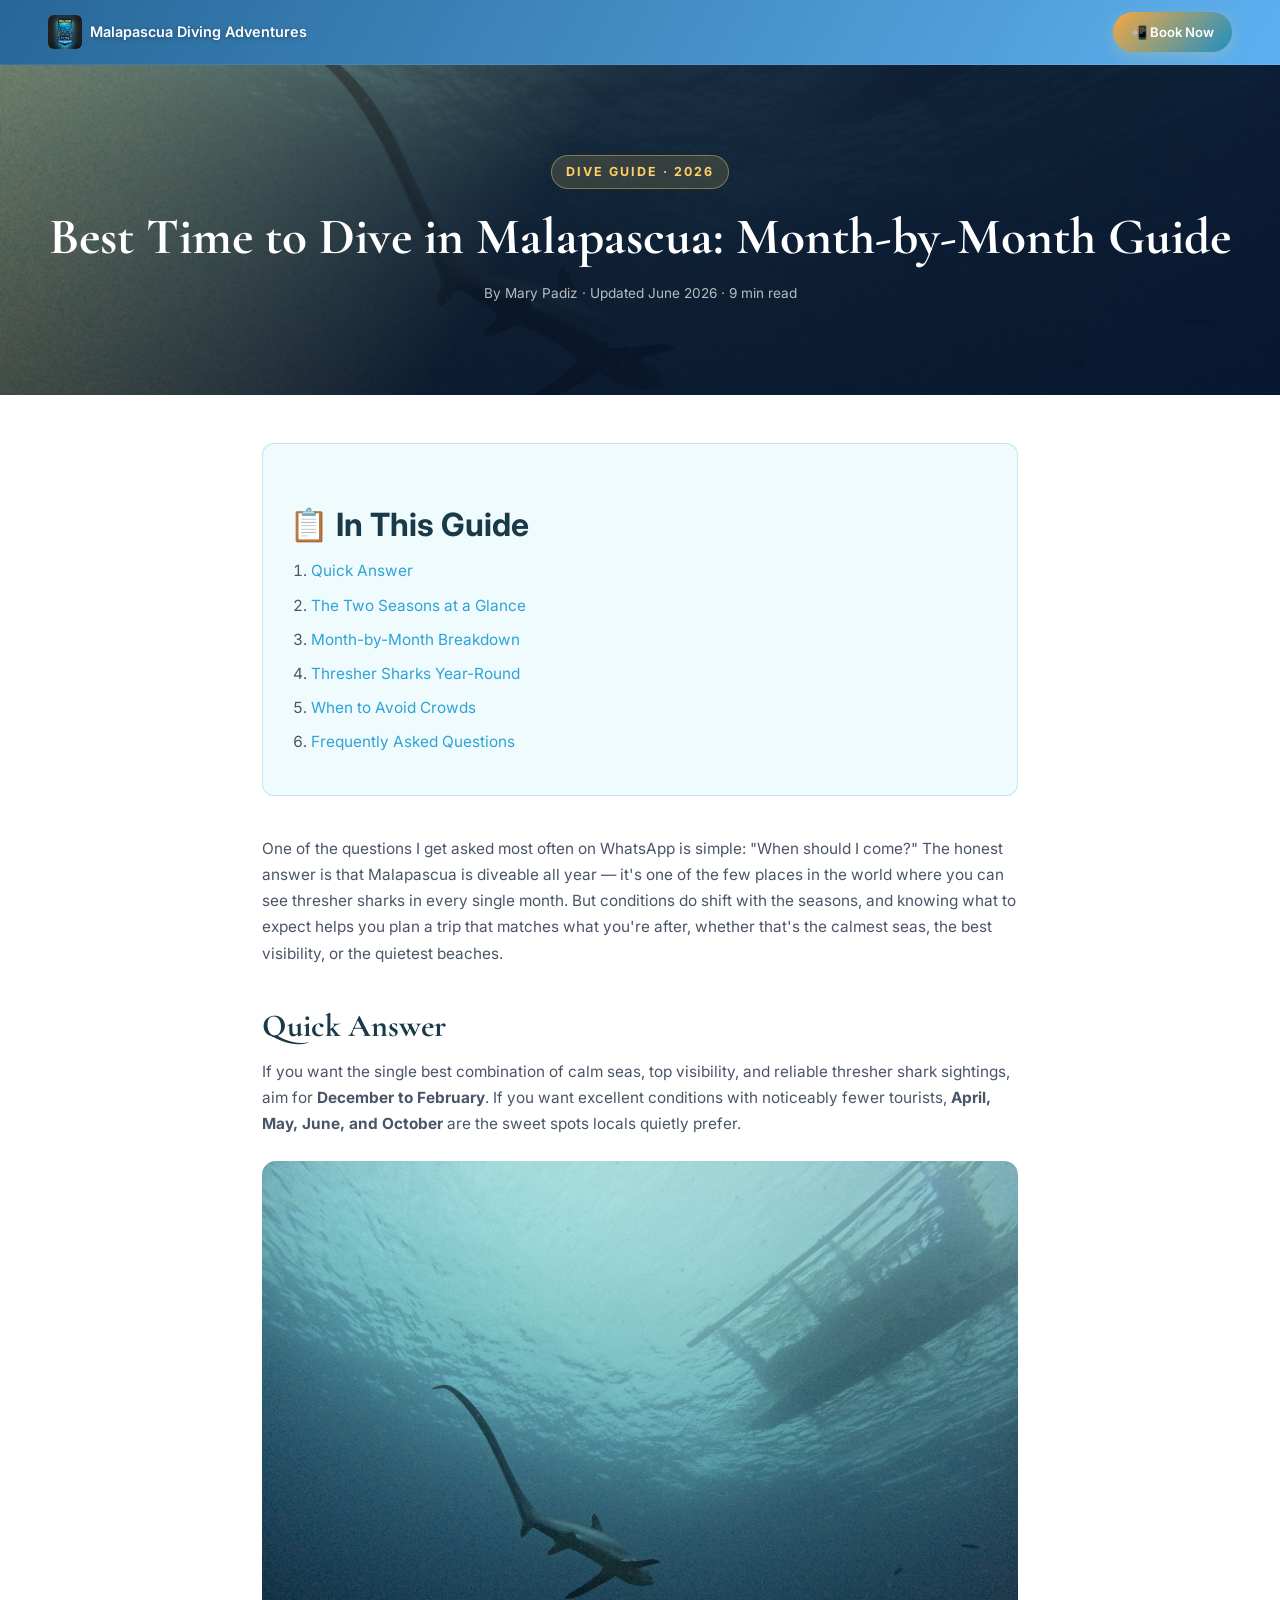
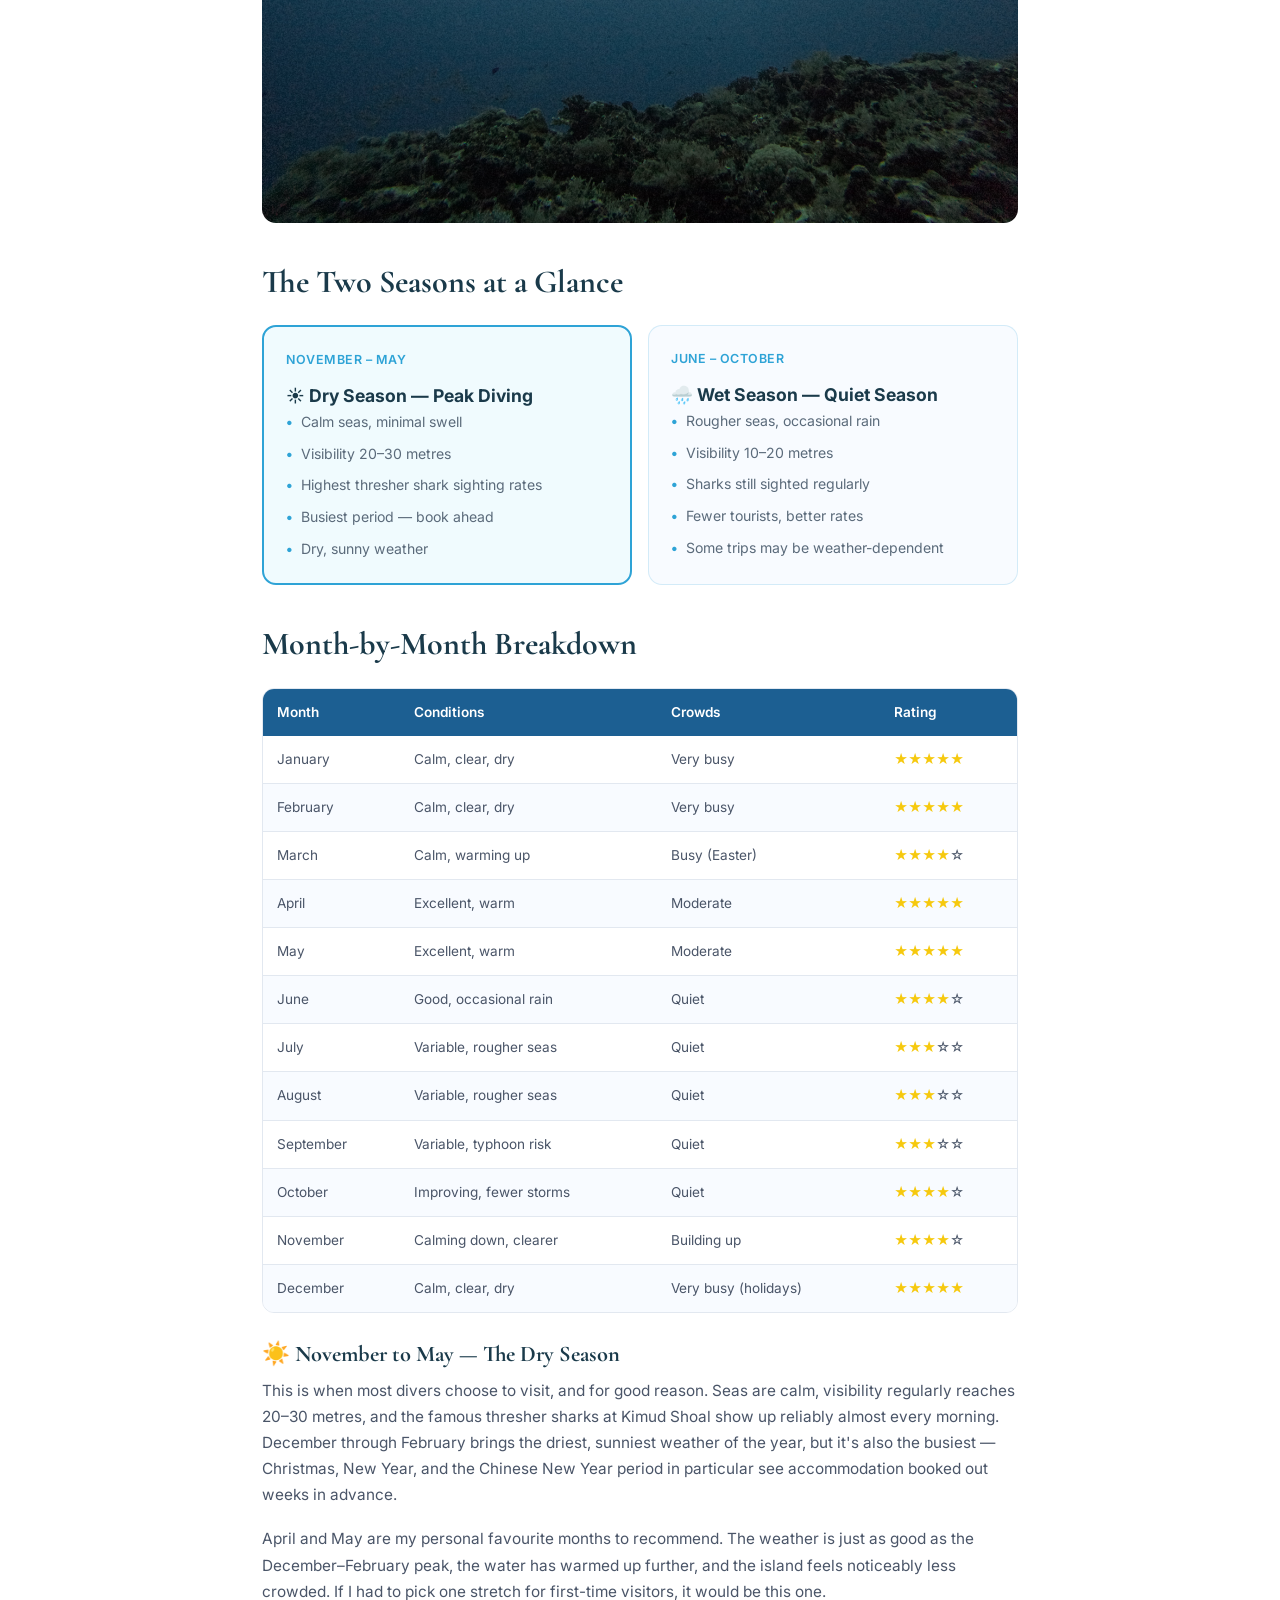
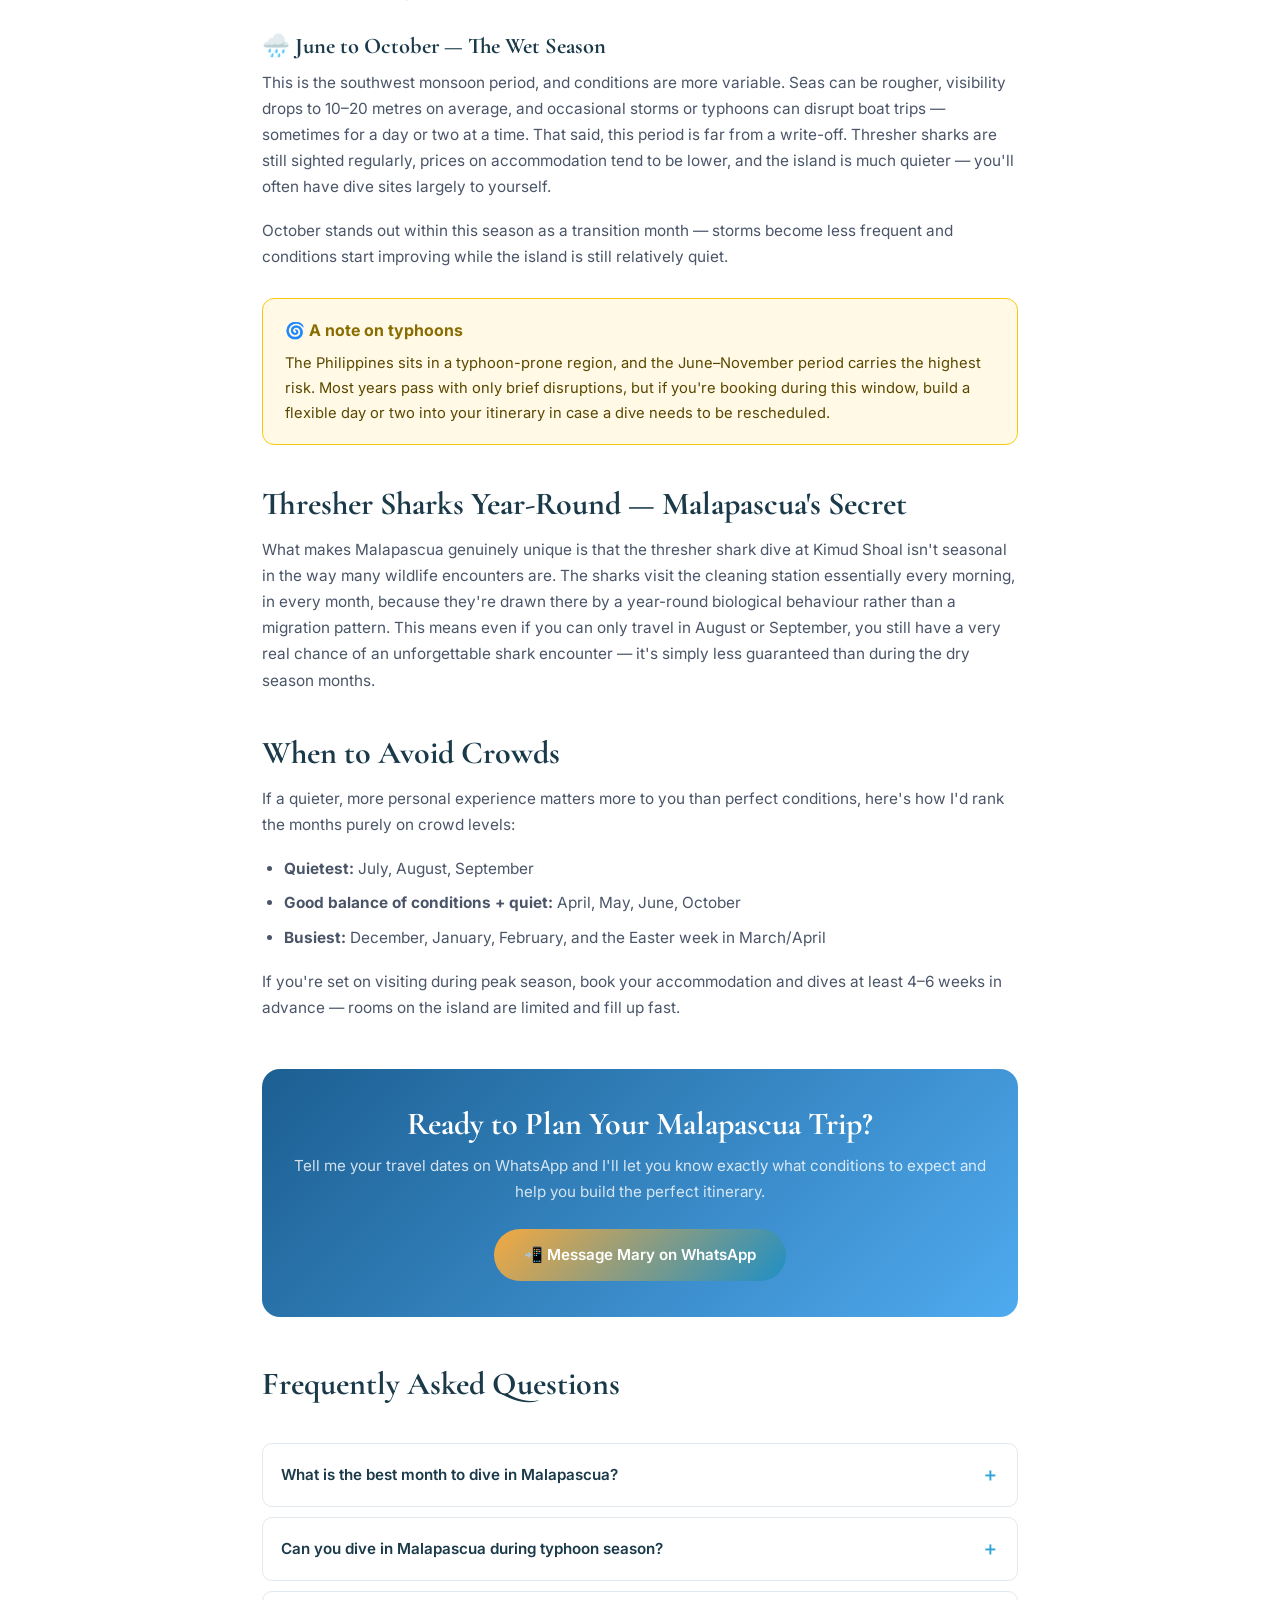
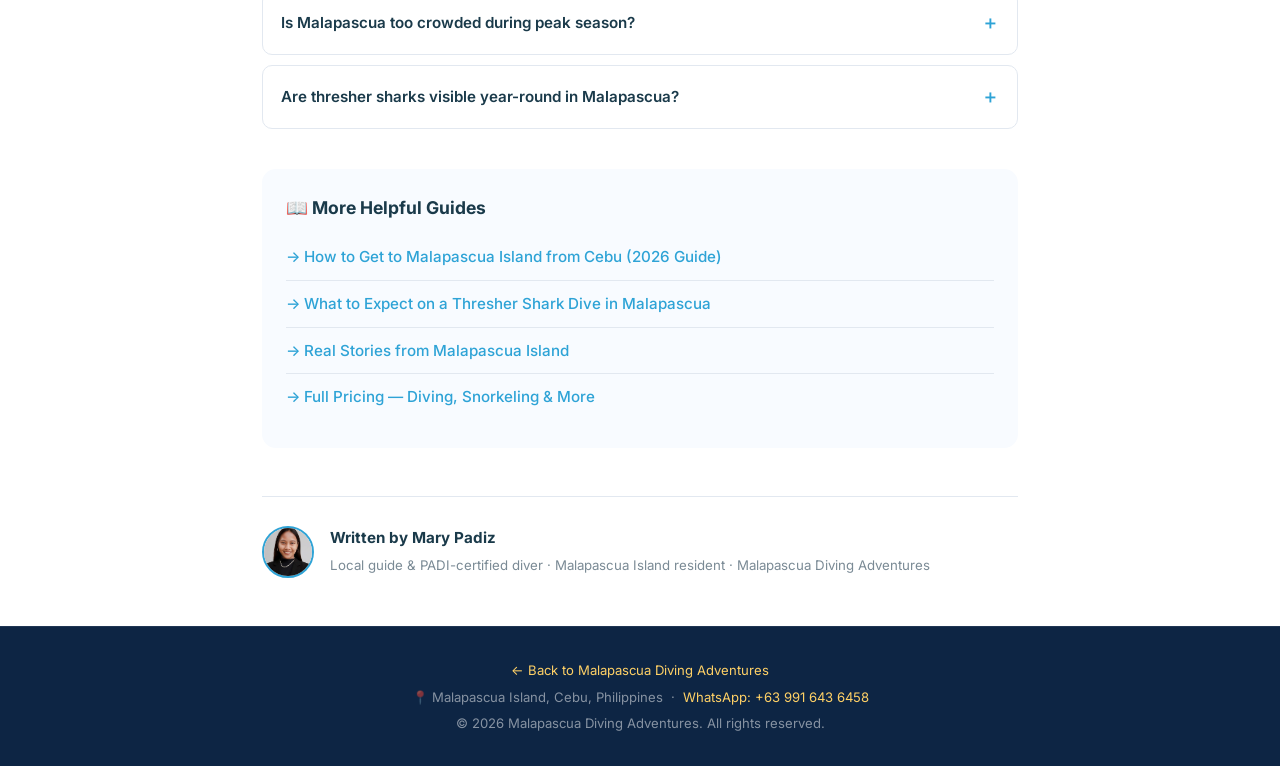
<file: best-time-to-dive-malapascua.html>
<!DOCTYPE html>
<html lang="en">
<head>
  <meta charset="UTF-8">
  <meta name="viewport" content="width=device-width, initial-scale=1.0">
  <title>Best Time to Dive in Malapascua: Month-by-Month Guide (2026) | Malapascua Diving Adventures</title>
  <meta name="description" content="When is the best time to dive in Malapascua? Month-by-month breakdown of weather, visibility, thresher shark sightings, and crowd levels to help you plan your trip.">
  <meta name="robots" content="index, follow">
  <link rel="canonical" href="https://malapascuadivingadventures.com/best-time-to-dive-malapascua.html">
  <link rel="icon" type="image/png" href="MDA.png">

  <meta property="og:type" content="article">
  <meta property="og:url" content="https://malapascuadivingadventures.com/best-time-to-dive-malapascua.html">
  <meta property="og:title" content="Best Time to Dive in Malapascua: Month-by-Month Guide (2026)">
  <meta property="og:description" content="Weather, visibility, thresher shark sightings, and crowd levels for every month — plan the perfect time for your Malapascua dive trip.">
  <meta property="og:image" content="https://malapascuadivingadventures.com/ThresherMalapascua.JPG">
  <meta property="og:site_name" content="Malapascua Diving Adventures">

  <script type="application/ld+json">
  {
    "@context": "https://schema.org",
    "@type": "Article",
    "headline": "Best Time to Dive in Malapascua: Month-by-Month Guide (2026)",
    "description": "A month-by-month breakdown of weather, visibility, thresher shark sightings, and crowd levels to help divers plan the ideal time to visit Malapascua Island.",
    "image": "https://malapascuadivingadventures.com/ThresherMalapascua.JPG",
    "datePublished": "2026-06-30",
    "dateModified": "2026-06-30",
    "author": {"@type": "Person", "name": "Mary Padiz"},
    "publisher": {
      "@type": "Organization",
      "name": "Malapascua Diving Adventures",
      "logo": {"@type": "ImageObject", "url": "https://malapascuadivingadventures.com/MDA.png"}
    },
    "mainEntityOfPage": {"@type": "WebPage", "@id": "https://malapascuadivingadventures.com/best-time-to-dive-malapascua.html"}
  }
  </script>

  <script type="application/ld+json">
  {
    "@context": "https://schema.org",
    "@type": "FAQPage",
    "mainEntity": [
      {
        "@type": "Question",
        "name": "What is the best month to dive in Malapascua?",
        "acceptedAnswer": {"@type": "Answer", "text": "December to February typically offers the best overall conditions in Malapascua, with calm seas, excellent visibility of 20–30 metres, and reliable thresher shark sightings. April and May are also excellent, with warmer water and fewer crowds than the December-January peak."}
      },
      {
        "@type": "Question",
        "name": "Can you dive in Malapascua during typhoon season?",
        "acceptedAnswer": {"@type": "Answer", "text": "Yes, diving is possible from June to November, though seas are rougher and some trips may be cancelled during strong storms. Thresher sharks are still sighted regularly during this period, and the island is much quieter with fewer tourists."}
      },
      {
        "@type": "Question",
        "name": "Is Malapascua too crowded during peak season?",
        "acceptedAnswer": {"@type": "Answer", "text": "December through February and around Easter (March/April) are the busiest periods, with accommodation booking up weeks in advance. April, May, June, and October offer a good balance of good conditions with fewer crowds."}
      },
      {
        "@type": "Question",
        "name": "Are thresher sharks visible year-round in Malapascua?",
        "acceptedAnswer": {"@type": "Answer", "text": "Yes, pelagic thresher sharks can be seen at Kimud Shoal year-round, which is unique among shark diving destinations worldwide. Sighting rates are highest during November to May, but sharks are reported in every month of the year."}
      }
    ]
  }
  </script>

  <link rel="preconnect" href="https://fonts.googleapis.com">
  <link rel="preconnect" href="https://fonts.gstatic.com" crossorigin>
  <link rel="stylesheet" href="https://fonts.googleapis.com/css2?family=Cormorant+Garamond:wght@500;600;700&family=Inter:wght@400;500;600;700&display=swap">

  <style>
    *,*::before,*::after{box-sizing:border-box}
    html{scroll-behavior:smooth}
    body{margin:0;font-family:'Inter',system-ui,sans-serif;color:#2d3748;background:#fff;line-height:1.7;}
    h1,h2,h3{font-family:'Cormorant Garamond',Georgia,serif;line-height:1.2;}
    img{max-width:100%;height:auto;display:block;}
    a{color:#2ea3d6;text-decoration:none;}
    a:hover{text-decoration:underline;}

    .site-header{
      background:linear-gradient(120deg, rgba(28,95,146,.95), rgba(79,170,239,.92));
      padding:12px clamp(16px,4vw,48px);
      display:flex;
      align-items:center;
      justify-content:space-between;
      gap:12px;
      position:sticky;
      top:0;
      z-index:100;
      border-bottom:1px solid rgba(255,255,255,.08);
    }
    .site-header a.brand{
      color:#fff;
      font-weight:600;
      font-size:clamp(.78rem,2vw,.9rem);
      display:flex;
      align-items:center;
      gap:8px;
      text-decoration:none;
      flex:1;
      min-width:0;
      text-shadow:0 1px 4px rgba(6,20,38,.4);
    }
    .brand-text{
      white-space:nowrap;
      overflow:hidden;
      text-overflow:ellipsis;
    }
    .site-header img{
      width:34px;
      height:34px;
      border-radius:6px;
      flex-shrink:0;
    }
    .header-cta{
      background:linear-gradient(135deg,#f4a940,#1f8fc4);
      color:#fff!important;
      padding:9px 18px;
      border-radius:22px;
      font-size:.82rem;
      font-weight:600;
      text-decoration:none;
      white-space:nowrap;
      flex-shrink:0;
      transition:transform .2s,box-shadow .2s;
      box-shadow:0 4px 14px rgba(255,209,102,.25);
    }
    .header-cta:hover{transform:translateY(-1px);box-shadow:0 6px 18px rgba(255,209,102,.35);}
    @media(max-width:480px){
      .header-cta{padding:8px 14px;font-size:.78rem;}
      .site-header img{width:30px;height:30px;}
    }

    .hero-blog{background:linear-gradient(120deg,rgba(255,209,102,.30) 0%,rgba(8,18,38,.82) 42%,rgba(5,20,45,.9) 100%),url('ThresherMalapascua.JPG') center/cover no-repeat;padding:clamp(48px,8vw,90px) clamp(16px,5vw,48px);text-align:center;color:#fff;}
    .hero-blog .badge{display:inline-block;background:rgba(255,209,102,.15);border:1px solid rgba(255,209,102,.4);color:#ffd166;font-size:.78rem;font-weight:700;letter-spacing:2px;text-transform:uppercase;padding:5px 14px;border-radius:20px;margin-bottom:18px;}
    .hero-blog h1{margin:0 0 14px;font-size:clamp(1.8rem,5vw,3.2rem);color:#fff;}
    .hero-blog .meta{font-size:.85rem;color:rgba(255,255,255,.7);margin:0;}

    .article-wrap{max-width:820px;margin:0 auto;padding:48px clamp(16px,4vw,32px);}

    .toc{background:#f0fbfe;border:1px solid rgba(46,163,214,.25);border-radius:12px;padding:22px 26px;margin-bottom:40px;}
    .toc h2{font-size:1rem;color:#1a3a4a;margin:0 0 12px;font-family:'Inter',sans-serif;font-weight:700;}
    .toc ol{margin:0;padding-left:20px;display:flex;flex-direction:column;gap:6px;}
    .toc li{font-size:.9rem;}
    .toc a{color:#2ea3d6;}

    .article-wrap h2{font-size:clamp(1.4rem,3vw,2rem);color:#1a3a4a;margin:40px 0 14px;}
    .article-wrap h3{font-size:clamp(1.1rem,2vw,1.4rem);color:#1a3a4a;margin:28px 0 10px;}
    .article-wrap p{margin:0 0 18px;color:#4a5568;font-size:clamp(.92rem,1.2vw,1rem);}
    .article-wrap ul,.article-wrap ol{padding-left:22px;margin:0 0 18px;display:flex;flex-direction:column;gap:8px;}
    .article-wrap li{color:#4a5568;font-size:clamp(.92rem,1.2vw,1rem);}

    .season-grid{display:grid;grid-template-columns:1fr;gap:16px;margin:24px 0;}
    @media(min-width:700px){.season-grid{grid-template-columns:1fr 1fr;}}
    .season-card{background:#f8fbff;border:1px solid rgba(46,163,214,.18);border-radius:14px;padding:22px 22px;}
    .season-card.peak{background:#f0fbfe;border-color:#2ea3d6;border-width:2px;}
    .season-card h3{margin:0 0 4px;font-size:1.1rem;color:#1a3a4a;font-family:'Inter',sans-serif;font-weight:700;}
    .season-tag{font-size:.78rem;color:#2ea3d6;font-weight:600;text-transform:uppercase;letter-spacing:.5px;display:block;margin-bottom:14px;}
    .season-card ul{margin:0;padding:0;list-style:none;display:flex;flex-direction:column;gap:8px;}
    .season-card li{font-size:.88rem;color:#5b6b7b;display:flex;gap:8px;align-items:flex-start;}
    .season-card li::before{content:'•';color:#2ea3d6;font-weight:700;}

    .month-table-wrap{overflow-x:auto;margin:24px 0;border-radius:12px;border:1px solid #e2e8f0;}
    table.month-table{width:100%;border-collapse:collapse;font-size:.85rem;min-width:600px;}
    table.month-table th{background:#1c5f92;color:#fff;padding:12px 14px;text-align:left;font-weight:600;}
    table.month-table td{padding:12px 14px;border-bottom:1px solid #e2e8f0;color:#4a5568;}
    table.month-table tr:last-child td{border-bottom:none;}
    table.month-table tr:nth-child(even){background:#f8fbff;}
    .star{color:#f6c90e;}

    .tip-box{background:#fff9e6;border:1px solid #f6c90e;border-radius:12px;padding:18px 22px;margin:28px 0;}
    .tip-box strong{color:#8a6d00;display:block;margin-bottom:6px;}
    .tip-box p{margin:0;color:#5b4800;font-size:.92rem;}

    .cta-banner{background:linear-gradient(135deg,#1c5f92,#4faaef);border-radius:18px;padding:36px 28px;text-align:center;margin:48px 0;}
    .cta-banner h2{color:#fff;margin:0 0 10px;font-size:clamp(1.4rem,3vw,2rem);}
    .cta-banner p{color:rgba(255,255,255,.8);margin:0 0 24px;font-size:.95rem;}
    .cta-btn{display:inline-flex;align-items:center;gap:8px;background:linear-gradient(135deg,#f4a940,#1f8fc4);color:#fff;padding:13px 30px;border-radius:28px;font-weight:600;font-size:.95rem;text-decoration:none;transition:transform .25s,box-shadow .25s;}
    .cta-btn:hover{transform:translateY(-2px);box-shadow:0 10px 28px rgba(255,209,102,.3);text-decoration:none;}

    .faq-section{margin:40px 0;}
    .faq-item{border:1px solid #e2e8f0;border-radius:10px;margin-bottom:10px;overflow:hidden;}
    .faq-item summary{padding:16px 18px;font-weight:600;color:#1a3a4a;cursor:pointer;list-style:none;display:flex;justify-content:space-between;align-items:center;font-size:.95rem;}
    .faq-item summary::after{content:'＋';color:#2ea3d6;font-size:1.1rem;}
    .faq-item[open] summary::after{content:'－';}
    .faq-item p{margin:0;padding:0 18px 16px;color:#4a5568;font-size:.92rem;line-height:1.7;}

    .article-footer{border-top:1px solid #e2e8f0;padding-top:28px;margin-top:48px;display:flex;align-items:center;gap:16px;}
    .author-avatar{width:52px;height:52px;border-radius:50%;object-fit:cover;border:2px solid #2ea3d6;}
    .author-info strong{display:block;color:#1a3a4a;font-size:.95rem;}
    .author-info span{color:#7a8a95;font-size:.83rem;}

    .related{background:#f8fbff;border-radius:14px;padding:28px 24px;margin:40px 0;}
    .related h3{font-size:1.1rem;color:#1a3a4a;margin:0 0 16px;font-family:'Inter',sans-serif;font-weight:700;}
    .related a{display:flex;align-items:center;gap:10px;color:#2ea3d6;font-weight:500;font-size:.95rem;padding:10px 0;border-bottom:1px solid #e2e8f0;}
    .related a:last-child{border-bottom:none;}

    .site-footer{background:#0d2544;padding:28px 18px;text-align:center;border-top:1px solid rgba(255,255,255,.08);}
    .site-footer p{color:rgba(255,255,255,.5);font-size:.82rem;margin:4px 0;}
    .site-footer a{color:#ffd166;}
  </style>
</head>
<body>

<header class="site-header">
  <a href="/" class="brand">
    <img src="MDA.png" alt="Malapascua Diving Adventures" width="34" height="34">
    <span class="brand-text">Malapascua Diving Adventures</span>
  </a>
  <a href="https://wa.me/639916436458" class="header-cta" rel="noopener noreferrer">📲 Book Now</a>
</header>

<div class="hero-blog">
  <span class="badge">Dive Guide · 2026</span>
  <h1>Best Time to Dive in Malapascua: Month-by-Month Guide</h1>
  <p class="meta">By Mary Padiz · Updated June 2026 · 9 min read</p>
</div>

<article class="article-wrap">

  <nav class="toc" aria-label="Table of contents">
    <h2>📋 In This Guide</h2>
    <ol>
      <li><a href="#quick-answer">Quick Answer</a></li>
      <li><a href="#seasons">The Two Seasons at a Glance</a></li>
      <li><a href="#month-by-month">Month-by-Month Breakdown</a></li>
      <li><a href="#thresher-sharks">Thresher Sharks Year-Round</a></li>
      <li><a href="#crowds">When to Avoid Crowds</a></li>
      <li><a href="#faq">Frequently Asked Questions</a></li>
    </ol>
  </nav>

  <p>One of the questions I get asked most often on WhatsApp is simple: "When should I come?" The honest answer is that Malapascua is diveable all year — it's one of the few places in the world where you can see thresher sharks in every single month. But conditions do shift with the seasons, and knowing what to expect helps you plan a trip that matches what you're after, whether that's the calmest seas, the best visibility, or the quietest beaches.</p>

  <h2 id="quick-answer">Quick Answer</h2>
  <p>If you want the single best combination of calm seas, top visibility, and reliable thresher shark sightings, aim for <strong>December to February</strong>. If you want excellent conditions with noticeably fewer tourists, <strong>April, May, June, and October</strong> are the sweet spots locals quietly prefer.</p>

  <img src="ThresherMalapascua.JPG" alt="Pelagic thresher shark at Kimud Shoal dive site, Malapascua Island" loading="eager" width="820" height="460" style="border-radius:14px;margin:24px 0;">

  <h2 id="seasons">The Two Seasons at a Glance</h2>

  <div class="season-grid">
    <div class="season-card peak">
      <span class="season-tag">November – May</span>
      <h3>☀️ Dry Season — Peak Diving</h3>
      <ul>
        <li>Calm seas, minimal swell</li>
        <li>Visibility 20–30 metres</li>
        <li>Highest thresher shark sighting rates</li>
        <li>Busiest period — book ahead</li>
        <li>Dry, sunny weather</li>
      </ul>
    </div>
    <div class="season-card">
      <span class="season-tag">June – October</span>
      <h3>🌧️ Wet Season — Quiet Season</h3>
      <ul>
        <li>Rougher seas, occasional rain</li>
        <li>Visibility 10–20 metres</li>
        <li>Sharks still sighted regularly</li>
        <li>Fewer tourists, better rates</li>
        <li>Some trips may be weather-dependent</li>
      </ul>
    </div>
  </div>

  <h2 id="month-by-month">Month-by-Month Breakdown</h2>

  <div class="month-table-wrap">
    <table class="month-table">
      <thead>
        <tr>
          <th>Month</th>
          <th>Conditions</th>
          <th>Crowds</th>
          <th>Rating</th>
        </tr>
      </thead>
      <tbody>
        <tr><td>January</td><td>Calm, clear, dry</td><td>Very busy</td><td><span class="star">★★★★★</span></td></tr>
        <tr><td>February</td><td>Calm, clear, dry</td><td>Very busy</td><td><span class="star">★★★★★</span></td></tr>
        <tr><td>March</td><td>Calm, warming up</td><td>Busy (Easter)</td><td><span class="star">★★★★</span>☆</td></tr>
        <tr><td>April</td><td>Excellent, warm</td><td>Moderate</td><td><span class="star">★★★★★</span></td></tr>
        <tr><td>May</td><td>Excellent, warm</td><td>Moderate</td><td><span class="star">★★★★★</span></td></tr>
        <tr><td>June</td><td>Good, occasional rain</td><td>Quiet</td><td><span class="star">★★★★</span>☆</td></tr>
        <tr><td>July</td><td>Variable, rougher seas</td><td>Quiet</td><td><span class="star">★★★</span>☆☆</td></tr>
        <tr><td>August</td><td>Variable, rougher seas</td><td>Quiet</td><td><span class="star">★★★</span>☆☆</td></tr>
        <tr><td>September</td><td>Variable, typhoon risk</td><td>Quiet</td><td><span class="star">★★★</span>☆☆</td></tr>
        <tr><td>October</td><td>Improving, fewer storms</td><td>Quiet</td><td><span class="star">★★★★</span>☆</td></tr>
        <tr><td>November</td><td>Calming down, clearer</td><td>Building up</td><td><span class="star">★★★★</span>☆</td></tr>
        <tr><td>December</td><td>Calm, clear, dry</td><td>Very busy (holidays)</td><td><span class="star">★★★★★</span></td></tr>
      </tbody>
    </table>
  </div>

  <h3>☀️ November to May — The Dry Season</h3>
  <p>This is when most divers choose to visit, and for good reason. Seas are calm, visibility regularly reaches 20–30 metres, and the famous thresher sharks at Kimud Shoal show up reliably almost every morning. December through February brings the driest, sunniest weather of the year, but it's also the busiest — Christmas, New Year, and the Chinese New Year period in particular see accommodation booked out weeks in advance.</p>

  <p>April and May are my personal favourite months to recommend. The weather is just as good as the December–February peak, the water has warmed up further, and the island feels noticeably less crowded. If I had to pick one stretch for first-time visitors, it would be this one.</p>

  <h3>🌧️ June to October — The Wet Season</h3>
  <p>This is the southwest monsoon period, and conditions are more variable. Seas can be rougher, visibility drops to 10–20 metres on average, and occasional storms or typhoons can disrupt boat trips — sometimes for a day or two at a time. That said, this period is far from a write-off. Thresher sharks are still sighted regularly, prices on accommodation tend to be lower, and the island is much quieter — you'll often have dive sites largely to yourself.</p>

  <p>October stands out within this season as a transition month — storms become less frequent and conditions start improving while the island is still relatively quiet.</p>

  <div class="tip-box">
    <strong>🌀 A note on typhoons</strong>
    <p>The Philippines sits in a typhoon-prone region, and the June–November period carries the highest risk. Most years pass with only brief disruptions, but if you're booking during this window, build a flexible day or two into your itinerary in case a dive needs to be rescheduled.</p>
  </div>

  <h2 id="thresher-sharks">Thresher Sharks Year-Round — Malapascua's Secret</h2>
  <p>What makes Malapascua genuinely unique is that the thresher shark dive at Kimud Shoal isn't seasonal in the way many wildlife encounters are. The sharks visit the cleaning station essentially every morning, in every month, because they're drawn there by a year-round biological behaviour rather than a migration pattern. This means even if you can only travel in August or September, you still have a very real chance of an unforgettable shark encounter — it's simply less guaranteed than during the dry season months.</p>

  <h2 id="crowds">When to Avoid Crowds</h2>
  <p>If a quieter, more personal experience matters more to you than perfect conditions, here's how I'd rank the months purely on crowd levels:</p>
  <ul>
    <li><strong>Quietest:</strong> July, August, September</li>
    <li><strong>Good balance of conditions + quiet:</strong> April, May, June, October</li>
    <li><strong>Busiest:</strong> December, January, February, and the Easter week in March/April</li>
  </ul>
  <p>If you're set on visiting during peak season, book your accommodation and dives at least 4–6 weeks in advance — rooms on the island are limited and fill up fast.</p>

  <div class="cta-banner">
    <h2>Ready to Plan Your Malapascua Trip?</h2>
    <p>Tell me your travel dates on WhatsApp and I'll let you know exactly what conditions to expect and help you build the perfect itinerary.</p>
    <a href="https://wa.me/639916436458" class="cta-btn" rel="noopener noreferrer">📲 Message Mary on WhatsApp</a>
  </div>

  <h2 id="faq">Frequently Asked Questions</h2>
  <div class="faq-section">

    <details class="faq-item">
      <summary>What is the best month to dive in Malapascua?</summary>
      <p>December to February typically offers the best overall conditions, with calm seas, excellent visibility of 20–30 metres, and reliable thresher shark sightings. April and May are also excellent, with warmer water and fewer crowds than the December–January peak.</p>
    </details>

    <details class="faq-item">
      <summary>Can you dive in Malapascua during typhoon season?</summary>
      <p>Yes, diving is possible from June to November, though seas are rougher and some trips may be cancelled during strong storms. Thresher sharks are still sighted regularly during this period, and the island is much quieter with fewer tourists.</p>
    </details>

    <details class="faq-item">
      <summary>Is Malapascua too crowded during peak season?</summary>
      <p>December through February and around Easter (March/April) are the busiest periods, with accommodation booking up weeks in advance. April, May, June, and October offer a good balance of good conditions with fewer crowds.</p>
    </details>

    <details class="faq-item">
      <summary>Are thresher sharks visible year-round in Malapascua?</summary>
      <p>Yes, pelagic thresher sharks can be seen at Kimud Shoal year-round, which is unique among shark diving destinations worldwide. Sighting rates are highest during November to May, but sharks are reported in every month of the year.</p>
    </details>

  </div>

  <div class="related">
    <h3>📖 More Helpful Guides</h3>
    <a href="/how-to-get-to-malapascua.html">→ How to Get to Malapascua Island from Cebu (2026 Guide)</a>
    <a href="/thresher-shark-dive-malapascua.html">→ What to Expect on a Thresher Shark Dive in Malapascua</a>
    <a href="/guest-stories.html">→ Real Stories from Malapascua Island</a>
    <a href="/#pricing">→ Full Pricing — Diving, Snorkeling &amp; More</a>
  </div>

  <footer class="article-footer">
    <img src="mary.jpg" alt="Mary Padiz — Malapascua diving guide" class="author-avatar" width="52" height="52" loading="lazy">
    <div class="author-info">
      <strong>Written by Mary Padiz</strong>
      <span>Local guide &amp; PADI-certified diver · Malapascua Island resident · Malapascua Diving Adventures</span>
    </div>
  </footer>

</article>

<footer class="site-footer">
  <p><a href="/">← Back to Malapascua Diving Adventures</a></p>
  <p>📍 Malapascua Island, Cebu, Philippines &nbsp;·&nbsp; <a href="https://wa.me/639916436458">WhatsApp: +63 991 643 6458</a></p>
  <p>&copy; 2026 Malapascua Diving Adventures. All rights reserved.</p>
</footer>

</body>
</html>
</file>
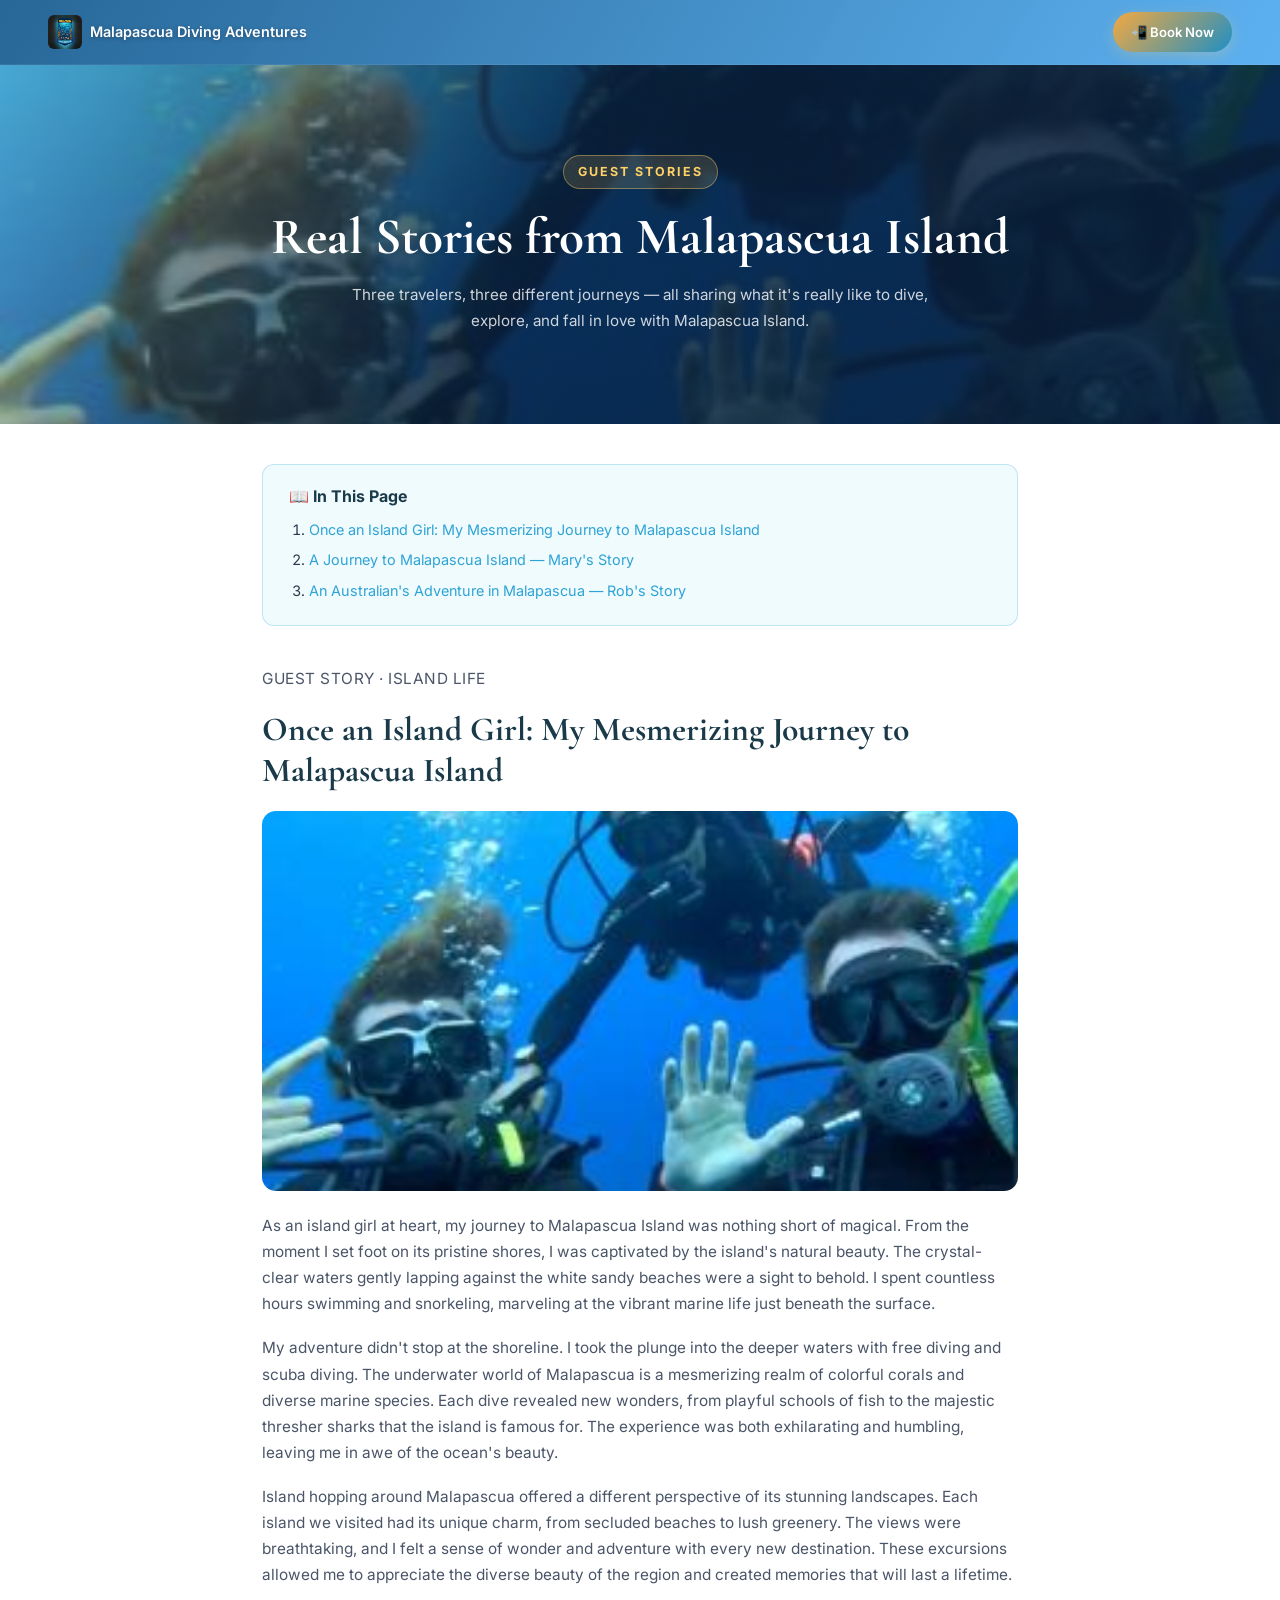
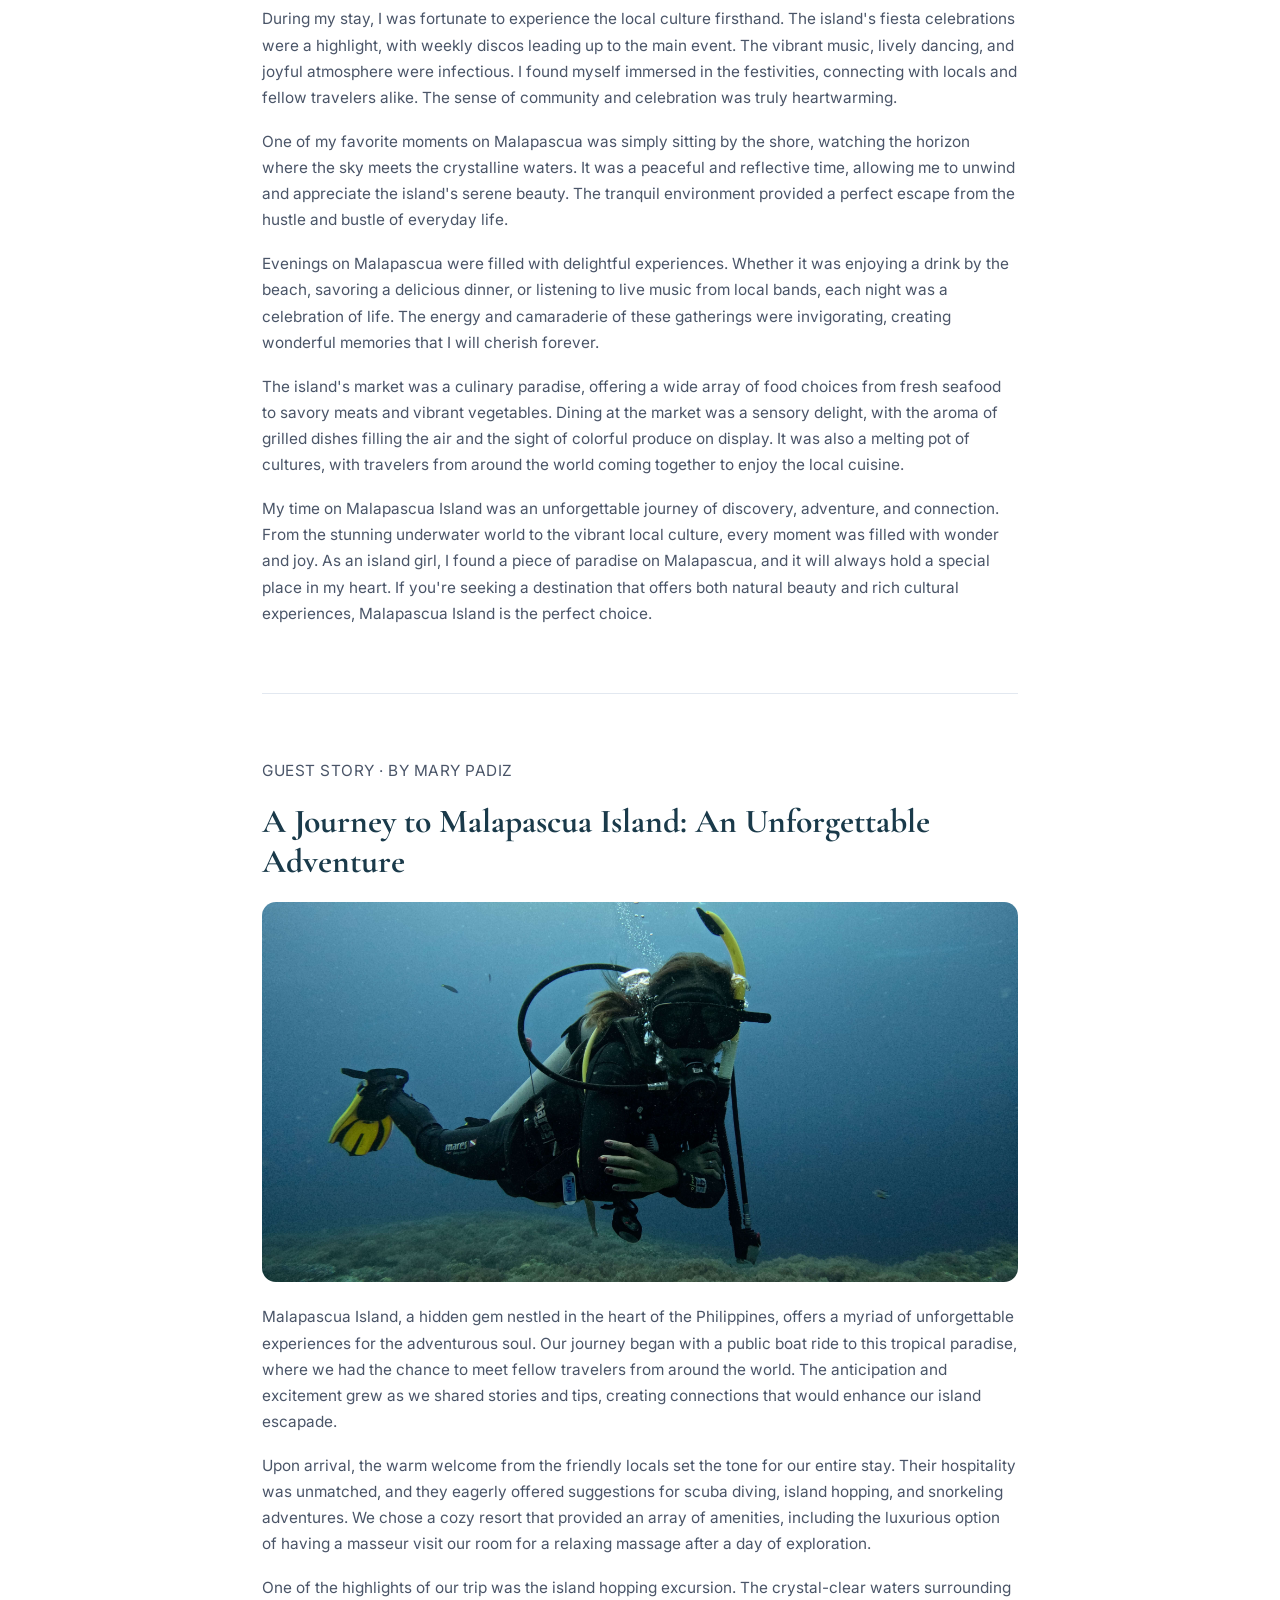
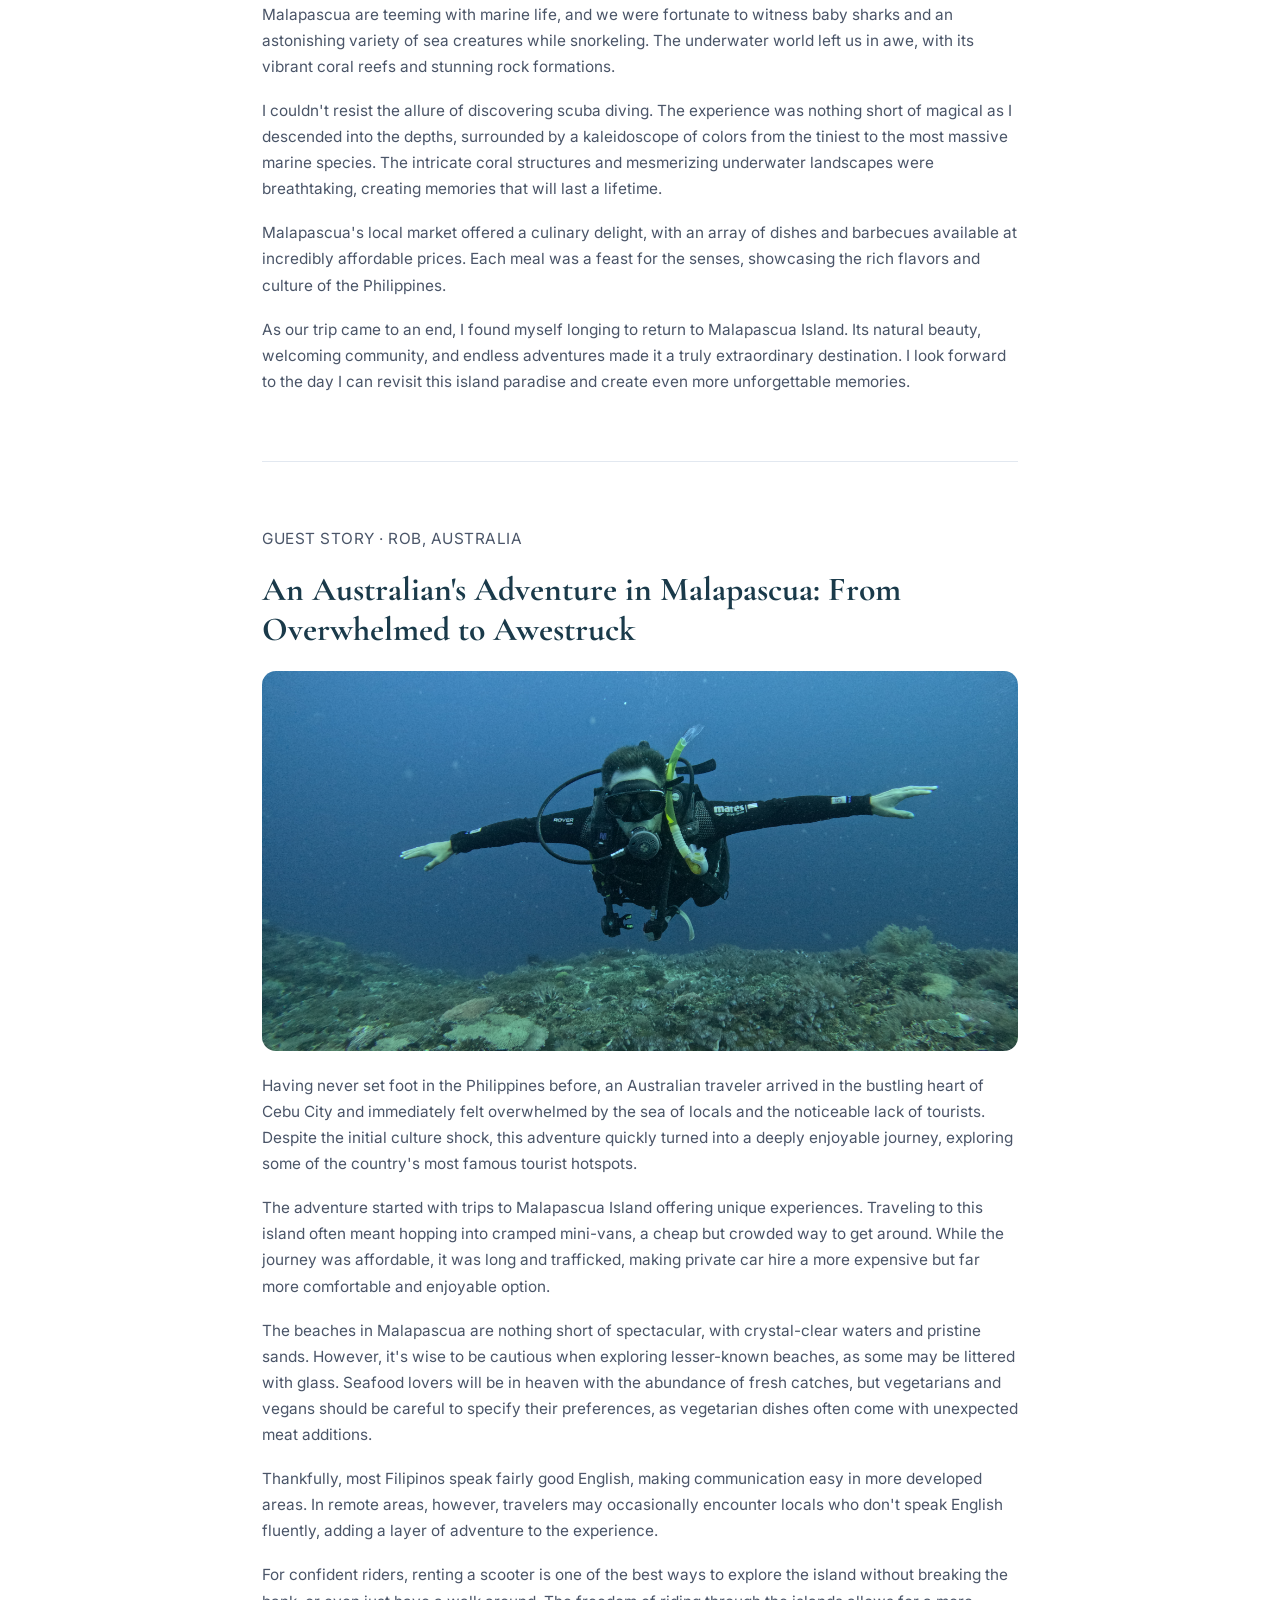
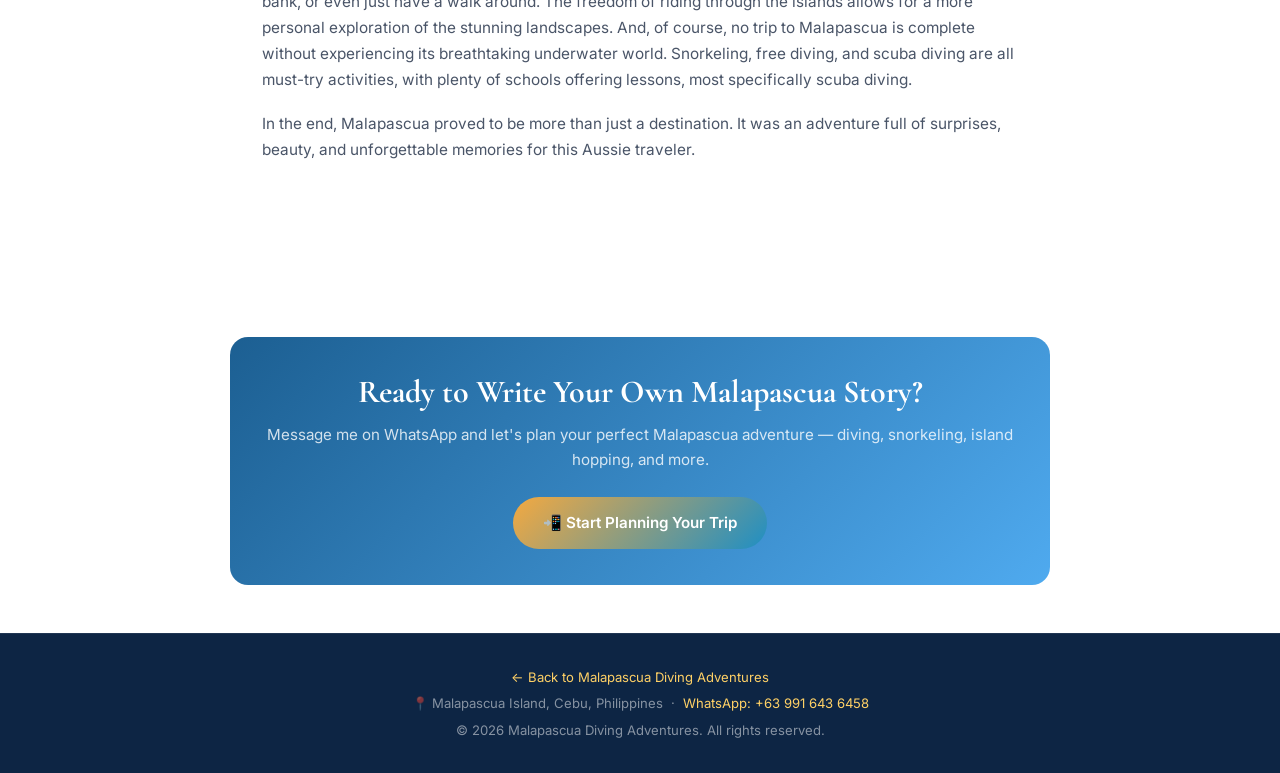
<file: guest-stories.html>
<!DOCTYPE html>
<html lang="en">
<head>
  <meta charset="UTF-8">
  <meta name="viewport" content="width=device-width, initial-scale=1.0">
  <title>Guest Stories — Real Malapascua Diving Experiences | Malapascua Diving Adventures</title>
  <meta name="description" content="Real stories from travelers who explored Malapascua Island — scuba diving, thresher sharks, island hopping, and the local culture. Read first-hand accounts from our guests.">
  <meta name="robots" content="index, follow">
  <link rel="canonical" href="https://malapascuadivingadventures.com/guest-stories.html">
  <link rel="icon" type="image/png" href="MDA.png">

  <meta property="og:type" content="website">
  <meta property="og:url" content="https://malapascuadivingadventures.com/guest-stories.html">
  <meta property="og:title" content="Guest Stories — Real Malapascua Diving Experiences">
  <meta property="og:description" content="Real first-hand stories from travelers who dove, snorkeled, and explored Malapascua Island with us.">
  <meta property="og:image" content="https://malapascuadivingadventures.com/diver3big.jpg">
  <meta property="og:site_name" content="Malapascua Diving Adventures">

  <script type="application/ld+json">
  {
    "@context": "https://schema.org",
    "@type": "Blog",
    "name": "Guest Stories — Malapascua Diving Adventures",
    "url": "https://malapascuadivingadventures.com/guest-stories.html",
    "blogPost": [
      {
        "@type": "BlogPosting",
        "headline": "Once an Island Girl: My Mesmerizing Journey to Malapascua Island",
        "datePublished": "2026-03-10",
        "author": {"@type": "Person", "name": "Guest Contributor"},
        "image": "https://malapascuadivingadventures.com/group.jpg"
      },
      {
        "@type": "BlogPosting",
        "headline": "A Journey to Malapascua Island: An Unforgettable Adventure — Mary's Story",
        "datePublished": "2026-04-02",
        "author": {"@type": "Person", "name": "Mary Padiz"},
        "image": "https://malapascuadivingadventures.com/diver3big.jpg"
      },
      {
        "@type": "BlogPosting",
        "headline": "An Australian's Adventure in Malapascua: From Overwhelmed to Awestruck",
        "datePublished": "2026-05-18",
        "author": {"@type": "Person", "name": "Rob"},
        "image": "https://malapascuadivingadventures.com/diver1.jpg"
      }
    ]
  }
  </script>

  <link rel="preconnect" href="https://fonts.googleapis.com">
  <link rel="preconnect" href="https://fonts.gstatic.com" crossorigin>
  <link rel="stylesheet" href="https://fonts.googleapis.com/css2?family=Cormorant+Garamond:wght@500;600;700&family=Inter:wght@400;500;600;700&display=swap">

  <style>
    *,*::before,*::after{box-sizing:border-box}
    html{scroll-behavior:smooth}
    body{margin:0;font-family:'Inter',system-ui,sans-serif;color:#2d3748;background:#fff;line-height:1.7;}
    h1,h2,h3{font-family:'Cormorant Garamond',Georgia,serif;line-height:1.2;}
    img{max-width:100%;height:auto;display:block;}
    a{color:#2ea3d6;text-decoration:none;}
    a:hover{text-decoration:underline;}

    .site-header{
      background:linear-gradient(120deg, rgba(28,95,146,.95), rgba(79,170,239,.92));
      padding:12px clamp(16px,4vw,48px);
      display:flex;
      align-items:center;
      justify-content:space-between;
      gap:12px;
      position:sticky;
      top:0;
      z-index:100;
      border-bottom:1px solid rgba(255,255,255,.08);
    }
    .site-header a.brand{
      color:#fff;
      font-weight:600;
      font-size:clamp(.78rem,2vw,.9rem);
      display:flex;
      align-items:center;
      gap:8px;
      text-decoration:none;
      flex:1;
      min-width:0;
      text-shadow:0 1px 4px rgba(6,20,38,.4);
    }
    .brand-text{
      white-space:nowrap;
      overflow:hidden;
      text-overflow:ellipsis;
    }
    .site-header img{
      width:34px;
      height:34px;
      border-radius:6px;
      flex-shrink:0;
    }
    .header-cta{
      background:linear-gradient(135deg,#f4a940,#1f8fc4);
      color:#fff!important;
      padding:9px 18px;
      border-radius:22px;
      font-size:.82rem;
      font-weight:600;
      text-decoration:none;
      white-space:nowrap;
      flex-shrink:0;
      transition:transform .2s,box-shadow .2s;
      box-shadow:0 4px 14px rgba(255,209,102,.25);
    }
    .header-cta:hover{transform:translateY(-1px);box-shadow:0 6px 18px rgba(255,209,102,.35);}
    @media(max-width:480px){
      .header-cta{padding:8px 14px;font-size:.78rem;}
      .site-header img{width:30px;height:30px;}
    }

    .hero-blog{background:linear-gradient(120deg,rgba(255,209,102,.28) 0%,rgba(10,26,48,.8) 42%,rgba(10,30,55,.88) 100%),url('group.jpg') center/cover no-repeat;padding:clamp(48px,8vw,90px) clamp(16px,5vw,48px);text-align:center;color:#fff;}
    .hero-blog .badge{display:inline-block;background:rgba(255,209,102,.15);border:1px solid rgba(255,209,102,.4);color:#ffd166;font-size:.78rem;font-weight:700;letter-spacing:2px;text-transform:uppercase;padding:5px 14px;border-radius:20px;margin-bottom:18px;}
    .hero-blog h1{margin:0 0 14px;font-size:clamp(1.8rem,5vw,3.2rem);color:#fff;}
    .hero-blog p{font-size:.95rem;color:rgba(255,255,255,.8);max-width:600px;margin:0 auto;}

    .toc-wrap{max-width:820px;margin:0 auto;padding:40px clamp(16px,4vw,32px) 0;}
    .toc{background:#f0fbfe;border:1px solid rgba(46,163,214,.25);border-radius:12px;padding:22px 26px;}
    .toc h2{font-size:1rem;color:#1a3a4a;margin:0 0 12px;font-family:'Inter',sans-serif;font-weight:700;}
    .toc ol{margin:0;padding-left:20px;display:flex;flex-direction:column;gap:6px;}
    .toc li{font-size:.9rem;}
    .toc a{color:#2ea3d6;}

    .article-wrap{max-width:820px;margin:0 auto;padding:40px clamp(16px,4vw,32px) 60px;}
    .story{margin-bottom:64px;padding-bottom:48px;border-bottom:1px solid #e2e8f0;}
    .story:last-child{border-bottom:none;margin-bottom:0;}
    .story-meta{font-size:.82rem;color:#7a8a95;margin:0 0 8px;text-transform:uppercase;letter-spacing:.5px;}
    .story h2{font-size:clamp(1.4rem,3.5vw,2.1rem);color:#1a3a4a;margin:0 0 20px;}
    .story img{width:100%;border-radius:14px;margin-bottom:22px;height:380px;object-fit:cover;}
    .story p{margin:0 0 18px;color:#4a5568;font-size:clamp(.92rem,1.2vw,1rem);}

    .cta-banner{background:linear-gradient(135deg,#1c5f92,#4faaef);border-radius:18px;padding:36px 28px;text-align:center;margin:48px auto;max-width:820px;}
    .cta-banner h2{color:#fff;margin:0 0 10px;font-size:clamp(1.4rem,3vw,2rem);}
    .cta-banner p{color:rgba(255,255,255,.8);margin:0 0 24px;font-size:.95rem;}
    .cta-btn{display:inline-flex;align-items:center;gap:8px;background:linear-gradient(135deg,#f4a940,#1f8fc4);color:#fff;padding:13px 30px;border-radius:28px;font-weight:600;font-size:.95rem;text-decoration:none;transition:transform .25s,box-shadow .25s;}
    .cta-btn:hover{transform:translateY(-2px);box-shadow:0 10px 28px rgba(255,209,102,.3);text-decoration:none;}

    .site-footer{background:#0d2544;padding:28px 18px;text-align:center;border-top:1px solid rgba(255,255,255,.08);}
    .site-footer p{color:rgba(255,255,255,.5);font-size:.82rem;margin:4px 0;}
    .site-footer a{color:#ffd166;}
  </style>
</head>
<body>

<header class="site-header">
  <a href="/" class="brand">
    <img src="MDA.png" alt="Malapascua Diving Adventures" width="34" height="34">
    <span class="brand-text">Malapascua Diving Adventures</span>
  </a>
  <a href="https://wa.me/639916436458" class="header-cta" rel="noopener noreferrer">📲 Book Now</a>
</header>

<div class="hero-blog">
  <span class="badge">Guest Stories</span>
  <h1>Real Stories from Malapascua Island</h1>
  <p>Three travelers, three different journeys — all sharing what it's really like to dive, explore, and fall in love with Malapascua Island.</p>
</div>

<div class="toc-wrap">
  <nav class="toc" aria-label="Table of contents">
    <h2>📖 In This Page</h2>
    <ol>
      <li><a href="#onceanislandgirl">Once an Island Girl: My Mesmerizing Journey to Malapascua Island</a></li>
      <li><a href="#journeytomalapascua">A Journey to Malapascua Island — Mary's Story</a></li>
      <li><a href="#australianadventure">An Australian's Adventure in Malapascua — Rob's Story</a></li>
    </ol>
  </nav>
</div>

<article class="article-wrap">

  <section class="story" id="onceanislandgirl">
    <p class="story-meta">Guest Story · Island Life</p>
    <h2>Once an Island Girl: My Mesmerizing Journey to Malapascua Island</h2>
    <img src="group.jpg" alt="Travelers enjoying island life and diving at Malapascua Island, Cebu Philippines" loading="lazy" width="820" height="380">

    <p>As an island girl at heart, my journey to Malapascua Island was nothing short of magical. From the moment I set foot on its pristine shores, I was captivated by the island's natural beauty. The crystal-clear waters gently lapping against the white sandy beaches were a sight to behold. I spent countless hours swimming and snorkeling, marveling at the vibrant marine life just beneath the surface.</p>

    <p>My adventure didn't stop at the shoreline. I took the plunge into the deeper waters with free diving and scuba diving. The underwater world of Malapascua is a mesmerizing realm of colorful corals and diverse marine species. Each dive revealed new wonders, from playful schools of fish to the majestic thresher sharks that the island is famous for. The experience was both exhilarating and humbling, leaving me in awe of the ocean's beauty.</p>

    <p>Island hopping around Malapascua offered a different perspective of its stunning landscapes. Each island we visited had its unique charm, from secluded beaches to lush greenery. The views were breathtaking, and I felt a sense of wonder and adventure with every new destination. These excursions allowed me to appreciate the diverse beauty of the region and created memories that will last a lifetime.</p>

    <p>During my stay, I was fortunate to experience the local culture firsthand. The island's fiesta celebrations were a highlight, with weekly discos leading up to the main event. The vibrant music, lively dancing, and joyful atmosphere were infectious. I found myself immersed in the festivities, connecting with locals and fellow travelers alike. The sense of community and celebration was truly heartwarming.</p>

    <p>One of my favorite moments on Malapascua was simply sitting by the shore, watching the horizon where the sky meets the crystalline waters. It was a peaceful and reflective time, allowing me to unwind and appreciate the island's serene beauty. The tranquil environment provided a perfect escape from the hustle and bustle of everyday life.</p>

    <p>Evenings on Malapascua were filled with delightful experiences. Whether it was enjoying a drink by the beach, savoring a delicious dinner, or listening to live music from local bands, each night was a celebration of life. The energy and camaraderie of these gatherings were invigorating, creating wonderful memories that I will cherish forever.</p>

    <p>The island's market was a culinary paradise, offering a wide array of food choices from fresh seafood to savory meats and vibrant vegetables. Dining at the market was a sensory delight, with the aroma of grilled dishes filling the air and the sight of colorful produce on display. It was also a melting pot of cultures, with travelers from around the world coming together to enjoy the local cuisine.</p>

    <p>My time on Malapascua Island was an unforgettable journey of discovery, adventure, and connection. From the stunning underwater world to the vibrant local culture, every moment was filled with wonder and joy. As an island girl, I found a piece of paradise on Malapascua, and it will always hold a special place in my heart. If you're seeking a destination that offers both natural beauty and rich cultural experiences, Malapascua Island is the perfect choice.</p>
  </section>

  <section class="story" id="journeytomalapascua">
    <p class="story-meta">Guest Story · By Mary Padiz</p>
    <h2>A Journey to Malapascua Island: An Unforgettable Adventure</h2>
    <img src="diver3big.jpg" alt="Female scuba diver hovering over coral reef at Malapascua Island, Cebu Philippines" loading="lazy" width="820" height="380">

    <p>Malapascua Island, a hidden gem nestled in the heart of the Philippines, offers a myriad of unforgettable experiences for the adventurous soul. Our journey began with a public boat ride to this tropical paradise, where we had the chance to meet fellow travelers from around the world. The anticipation and excitement grew as we shared stories and tips, creating connections that would enhance our island escapade.</p>

    <p>Upon arrival, the warm welcome from the friendly locals set the tone for our entire stay. Their hospitality was unmatched, and they eagerly offered suggestions for scuba diving, island hopping, and snorkeling adventures. We chose a cozy resort that provided an array of amenities, including the luxurious option of having a masseur visit our room for a relaxing massage after a day of exploration.</p>

    <p>One of the highlights of our trip was the island hopping excursion. The crystal-clear waters surrounding Malapascua are teeming with marine life, and we were fortunate to witness baby sharks and an astonishing variety of sea creatures while snorkeling. The underwater world left us in awe, with its vibrant coral reefs and stunning rock formations.</p>

    <p>I couldn't resist the allure of discovering scuba diving. The experience was nothing short of magical as I descended into the depths, surrounded by a kaleidoscope of colors from the tiniest to the most massive marine species. The intricate coral structures and mesmerizing underwater landscapes were breathtaking, creating memories that will last a lifetime.</p>

    <p>Malapascua's local market offered a culinary delight, with an array of dishes and barbecues available at incredibly affordable prices. Each meal was a feast for the senses, showcasing the rich flavors and culture of the Philippines.</p>

    <p>As our trip came to an end, I found myself longing to return to Malapascua Island. Its natural beauty, welcoming community, and endless adventures made it a truly extraordinary destination. I look forward to the day I can revisit this island paradise and create even more unforgettable memories.</p>
  </section>

  <section class="story" id="australianadventure">
    <p class="story-meta">Guest Story · Rob, Australia</p>
    <h2>An Australian's Adventure in Malapascua: From Overwhelmed to Awestruck</h2>
    <img src="diver1.JPG" alt="Solo scuba diver hovering over coral reef at Malapascua Island, Cebu Philippines" loading="lazy" width="820" height="380">

    <p>Having never set foot in the Philippines before, an Australian traveler arrived in the bustling heart of Cebu City and immediately felt overwhelmed by the sea of locals and the noticeable lack of tourists. Despite the initial culture shock, this adventure quickly turned into a deeply enjoyable journey, exploring some of the country's most famous tourist hotspots.</p>

    <p>The adventure started with trips to Malapascua Island offering unique experiences. Traveling to this island often meant hopping into cramped mini-vans, a cheap but crowded way to get around. While the journey was affordable, it was long and trafficked, making private car hire a more expensive but far more comfortable and enjoyable option.</p>

    <p>The beaches in Malapascua are nothing short of spectacular, with crystal-clear waters and pristine sands. However, it's wise to be cautious when exploring lesser-known beaches, as some may be littered with glass. Seafood lovers will be in heaven with the abundance of fresh catches, but vegetarians and vegans should be careful to specify their preferences, as vegetarian dishes often come with unexpected meat additions.</p>

    <p>Thankfully, most Filipinos speak fairly good English, making communication easy in more developed areas. In remote areas, however, travelers may occasionally encounter locals who don't speak English fluently, adding a layer of adventure to the experience.</p>

    <p>For confident riders, renting a scooter is one of the best ways to explore the island without breaking the bank, or even just have a walk around. The freedom of riding through the islands allows for a more personal exploration of the stunning landscapes. And, of course, no trip to Malapascua is complete without experiencing its breathtaking underwater world. Snorkeling, free diving, and scuba diving are all must-try activities, with plenty of schools offering lessons, most specifically scuba diving.</p>

    <p>In the end, Malapascua proved to be more than just a destination. It was an adventure full of surprises, beauty, and unforgettable memories for this Aussie traveler.</p>
  </section>

</article>

<div class="cta-banner">
  <h2>Ready to Write Your Own Malapascua Story?</h2>
  <p>Message me on WhatsApp and let's plan your perfect Malapascua adventure — diving, snorkeling, island hopping, and more.</p>
  <a href="https://wa.me/639916436458" class="cta-btn" rel="noopener noreferrer">📲 Start Planning Your Trip</a>
</div>

<footer class="site-footer">
  <p><a href="/">← Back to Malapascua Diving Adventures</a></p>
  <p>📍 Malapascua Island, Cebu, Philippines &nbsp;·&nbsp; <a href="https://wa.me/639916436458">WhatsApp: +63 991 643 6458</a></p>
  <p>&copy; 2026 Malapascua Diving Adventures. All rights reserved.</p>
</footer>

</body>
</html>
</file>
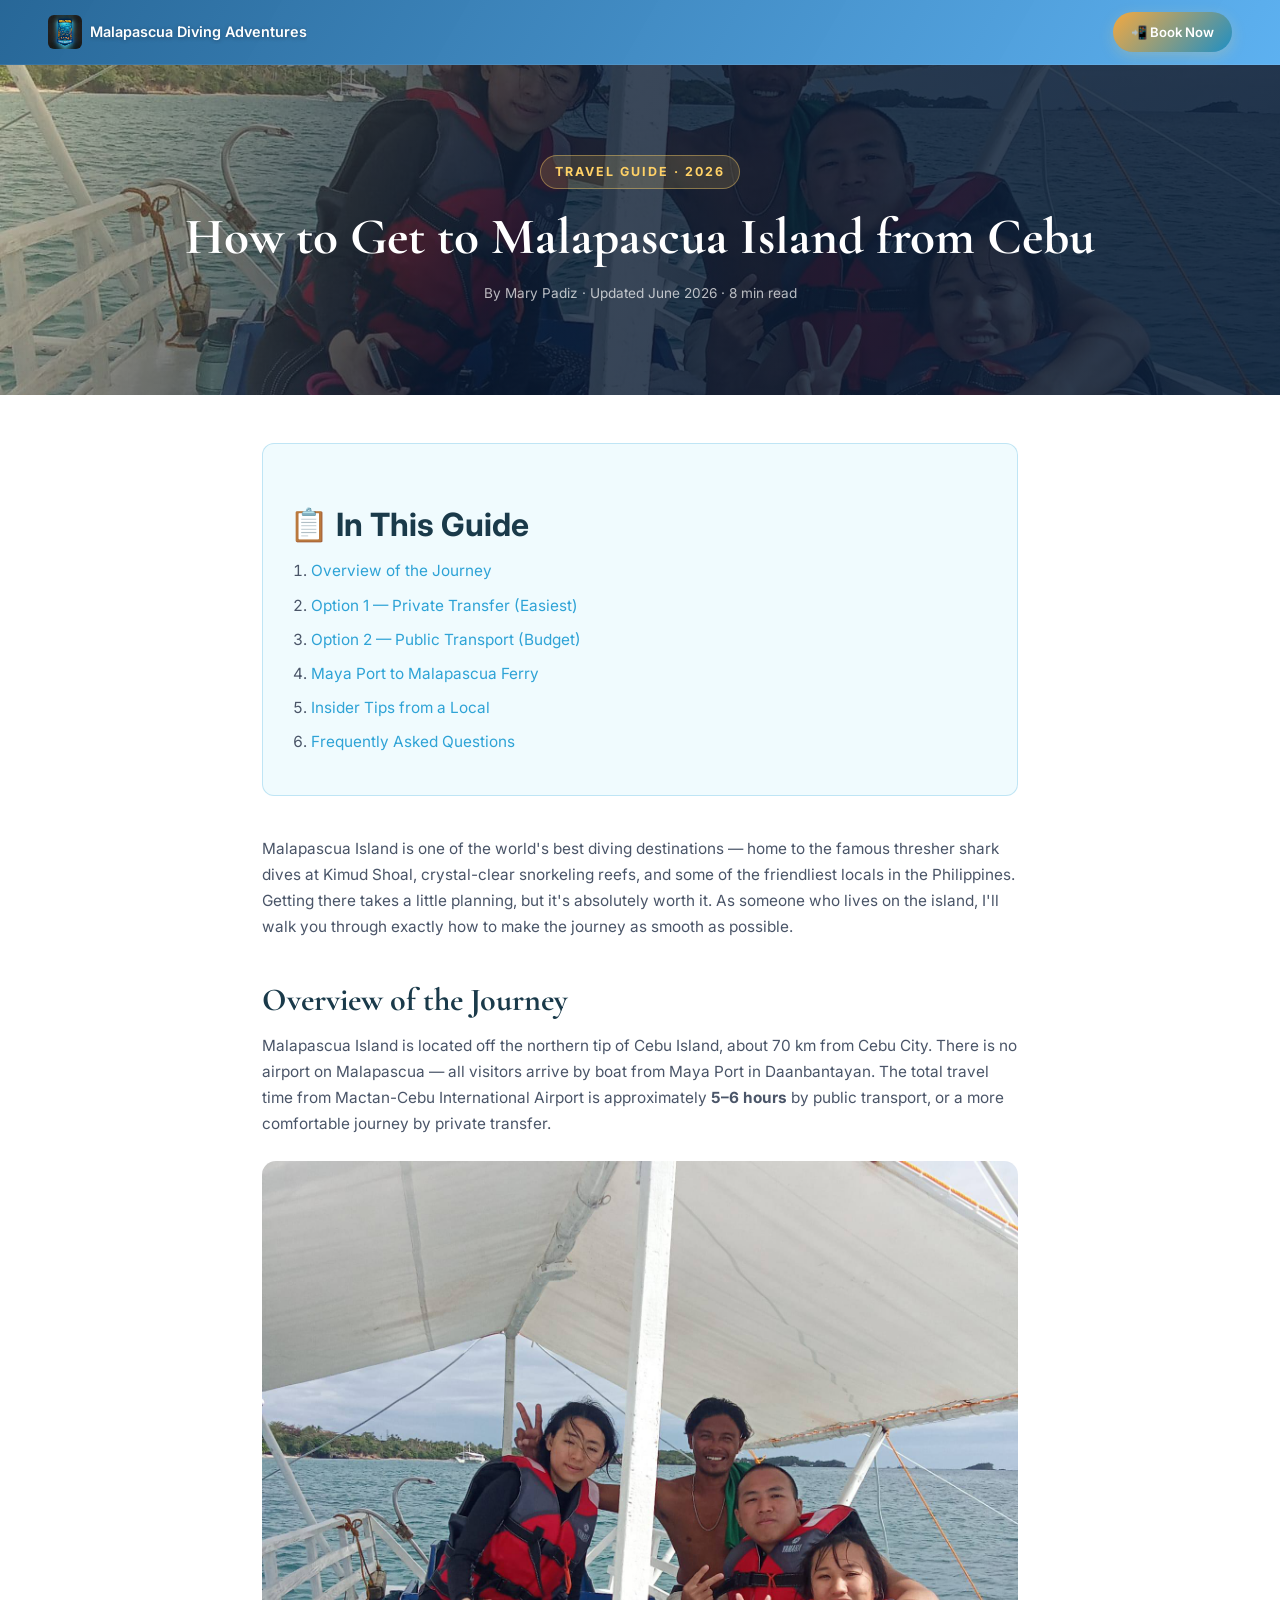
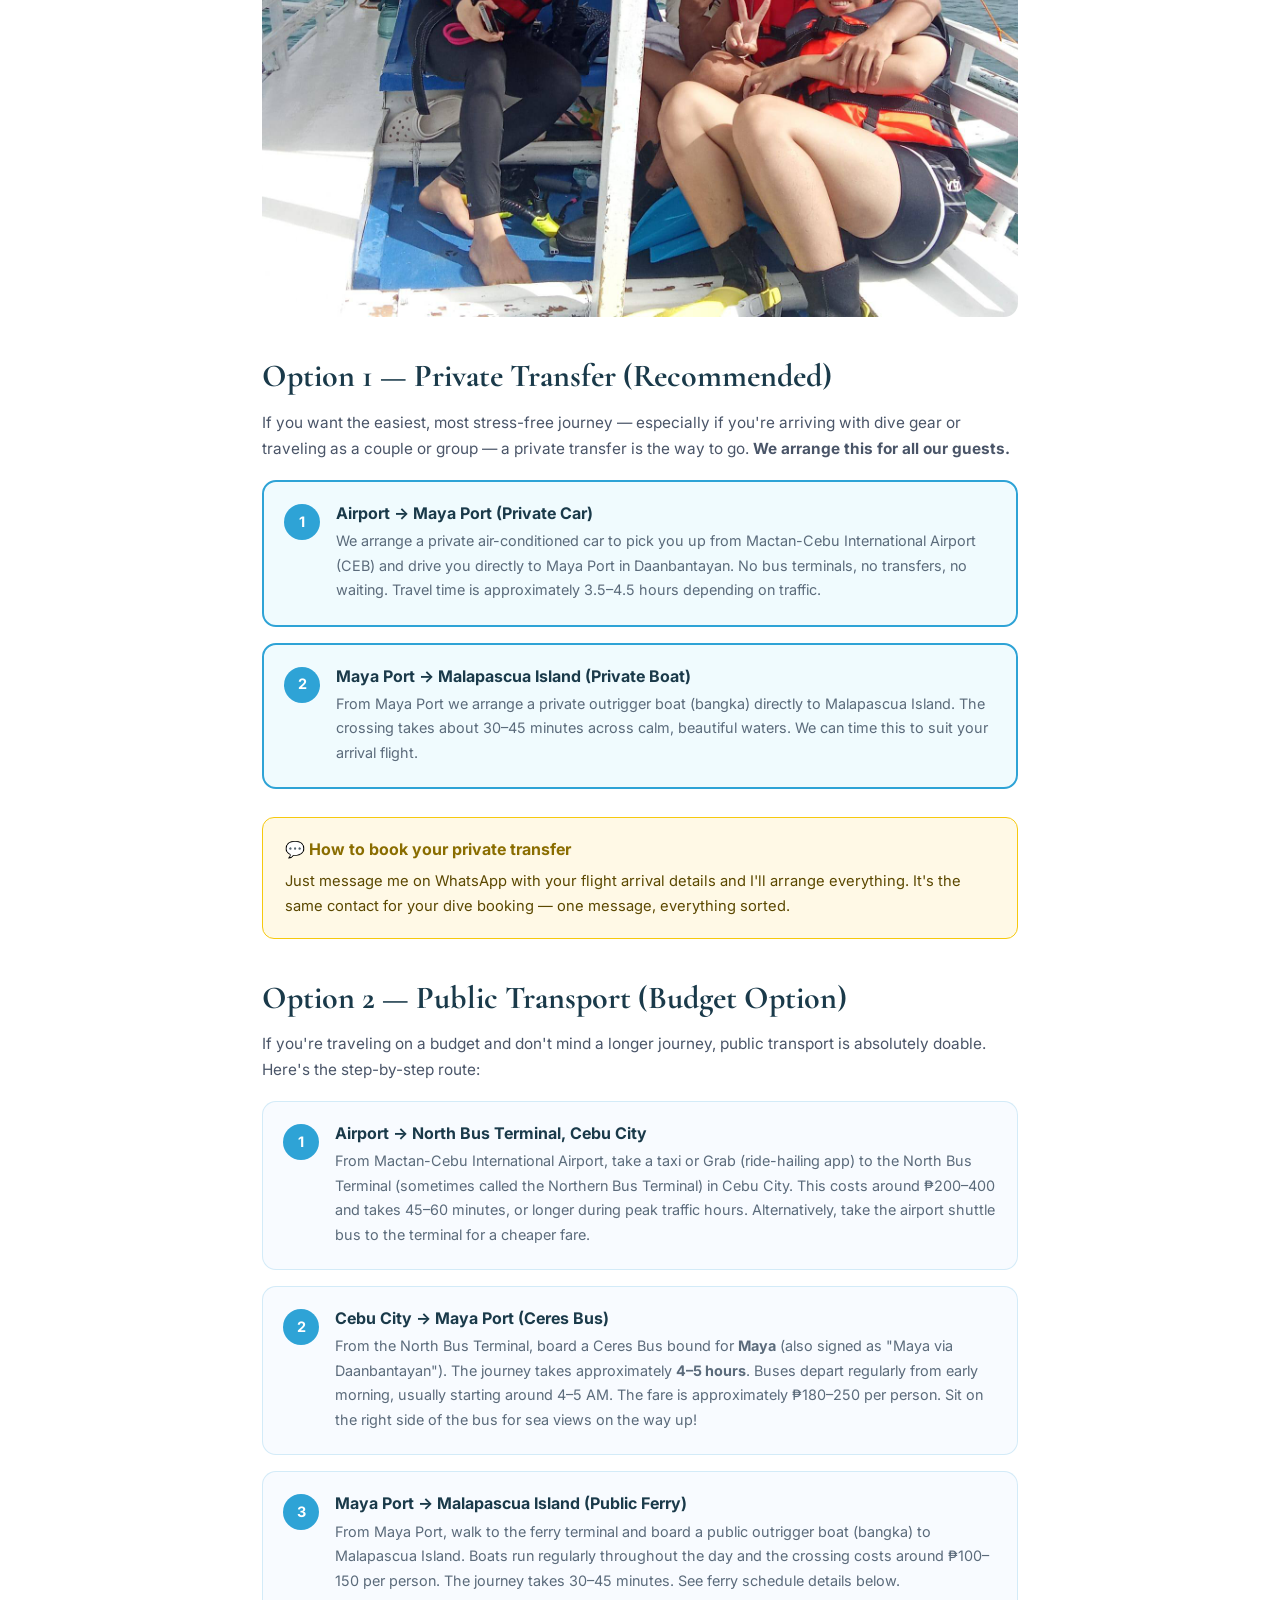
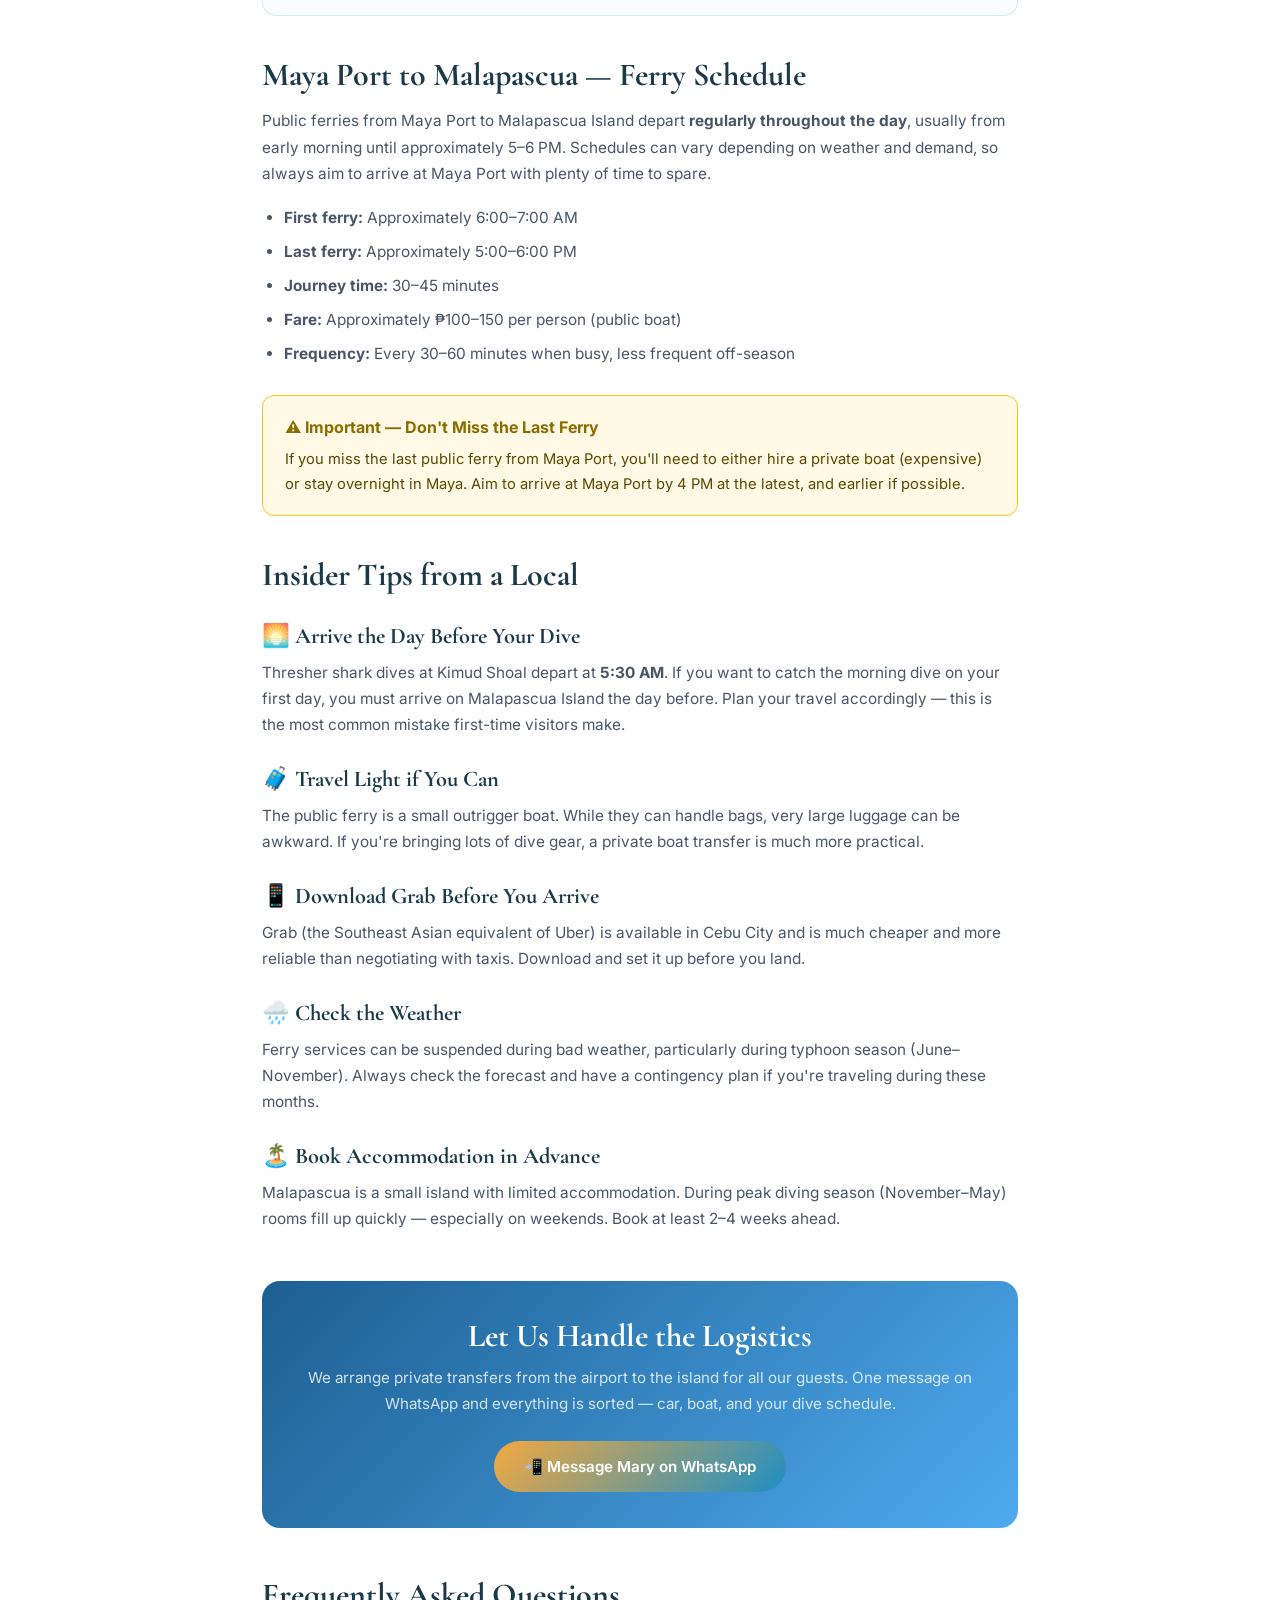
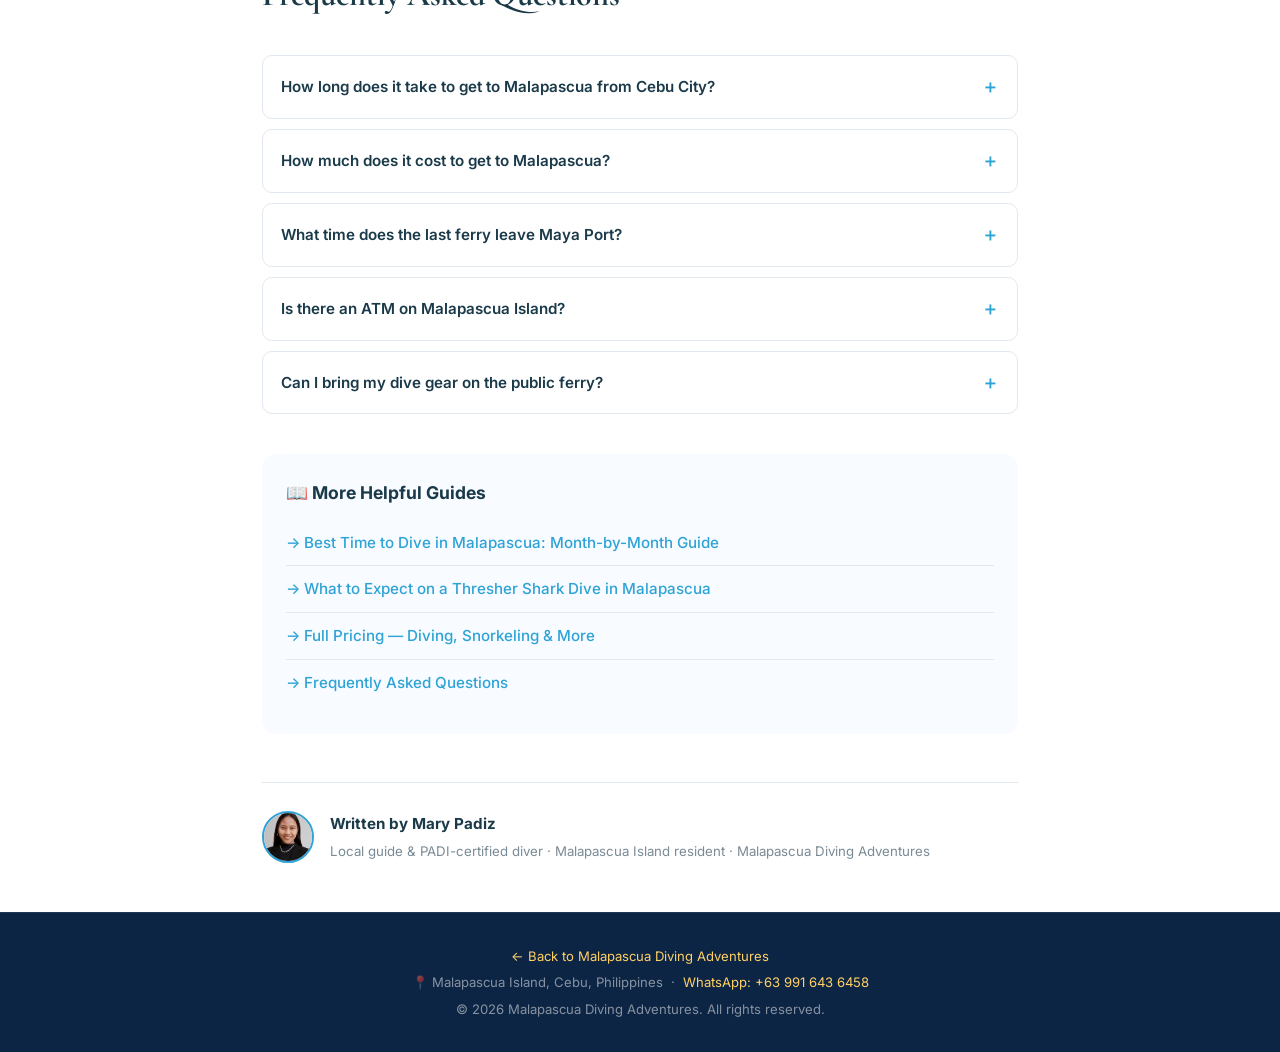
<file: how-to-get-to-malapascua.html>
<!DOCTYPE html>
<html lang="en">
<head>
  <meta charset="UTF-8">
  <meta name="viewport" content="width=device-width, initial-scale=1.0">
  <title>How to Get to Malapascua Island from Cebu (2026 Guide) | Malapascua Diving Adventures</title>
  <meta name="description" content="Complete 2026 guide on how to get to Malapascua Island from Cebu City. Bus routes, ferry schedules, private transfers, travel tips and costs — everything you need to know.">
  <meta name="robots" content="index, follow">
  <link rel="canonical" href="https://malapascuadivingadventures.com/how-to-get-to-malapascua.html">
  <link rel="icon" type="image/png" href="MDA.png">

  <meta property="og:type" content="article">
  <meta property="og:url" content="https://malapascuadivingadventures.com/how-to-get-to-malapascua.html">
  <meta property="og:title" content="How to Get to Malapascua Island from Cebu (2026 Guide)">
  <meta property="og:description" content="Step-by-step guide: bus, ferry, and private transfer options from Cebu City to Malapascua Island. Schedules, costs, and insider tips.">
  <meta property="og:image" content="https://malapascuadivingadventures.com/islandhopping.jpg">
  <meta property="og:site_name" content="Malapascua Diving Adventures">

  <script type="application/ld+json">
  {
    "@context": "https://schema.org",
    "@type": "Article",
    "headline": "How to Get to Malapascua Island from Cebu (2026 Guide)",
    "description": "Complete step-by-step guide on travelling from Cebu City to Malapascua Island by bus, ferry, or private transfer.",
    "image": "https://malapascuadivingadventures.com/islandhopping.jpg",
    "datePublished": "2026-06-29",
    "dateModified": "2026-06-29",
    "author": {"@type": "Person", "name": "Mary Padiz"},
    "publisher": {
      "@type": "Organization",
      "name": "Malapascua Diving Adventures",
      "logo": {"@type": "ImageObject", "url": "https://malapascuadivingadventures.com/MDA.png"}
    },
    "mainEntityOfPage": {"@type": "WebPage", "@id": "https://malapascuadivingadventures.com/how-to-get-to-malapascua.html"}
  }
  </script>

  <script type="application/ld+json">
  {
    "@context": "https://schema.org",
    "@type": "FAQPage",
    "mainEntity": [
      {
        "@type": "Question",
        "name": "How long does it take to get to Malapascua from Cebu City?",
        "acceptedAnswer": {"@type": "Answer", "text": "By public transport it takes approximately 5–6 hours total: 45–60 minutes from the airport to the North Bus Terminal, 4–5 hours by Ceres bus to Maya Port, then 30–45 minutes by ferry to Malapascua Island. By private transfer the total journey is similar but significantly more comfortable."}
      },
      {
        "@type": "Question",
        "name": "How much does it cost to get to Malapascua Island?",
        "acceptedAnswer": {"@type": "Answer", "text": "By public transport expect to pay around ₱200–300 for the Ceres bus from Cebu to Maya Port, plus ₱100–150 for the public ferry to Malapascua. Private transfers are more expensive but include door-to-door service and can be arranged through Malapascua Diving Adventures."}
      },
      {
        "@type": "Question",
        "name": "What time does the last ferry leave Maya Port to Malapascua?",
        "acceptedAnswer": {"@type": "Answer", "text": "Public ferries from Maya Port to Malapascua typically run until around 5–6 PM. It is strongly recommended to arrive at Maya Port no later than 4 PM to ensure you catch a boat, especially during rough weather periods."}
      },
      {
        "@type": "Question",
        "name": "Can I book a private transfer to Malapascua Island?",
        "acceptedAnswer": {"@type": "Answer", "text": "Yes. Malapascua Diving Adventures can arrange a private car from Mactan-Cebu International Airport directly to Maya Port, and a private boat to Malapascua Island. Contact via WhatsApp at +639916436458."}
      }
    ]
  }
  </script>

  <link rel="preconnect" href="https://fonts.googleapis.com">
  <link rel="preconnect" href="https://fonts.gstatic.com" crossorigin>
  <link rel="stylesheet" href="https://fonts.googleapis.com/css2?family=Cormorant+Garamond:wght@500;600;700&family=Inter:wght@400;500;600;700&display=swap">

  <style>
    *,*::before,*::after{box-sizing:border-box}
    html{scroll-behavior:smooth}
    body{margin:0;font-family:'Inter',system-ui,sans-serif;color:#2d3748;background:#fff;line-height:1.7;}
    h1,h2,h3{font-family:'Cormorant Garamond',Georgia,serif;line-height:1.2;}
    img{max-width:100%;height:auto;display:block;}
    a{color:#2ea3d6;text-decoration:none;}
    a:hover{text-decoration:underline;}

    .site-header{
      background:linear-gradient(120deg, rgba(28,95,146,.95), rgba(79,170,239,.92));
      padding:12px clamp(16px,4vw,48px);
      display:flex;
      align-items:center;
      justify-content:space-between;
      gap:12px;
      position:sticky;
      top:0;
      z-index:100;
      border-bottom:1px solid rgba(255,255,255,.08);
    }
    .site-header a.brand{color:#fff;font-weight:600;font-size:clamp(.78rem,2vw,.9rem);display:flex;align-items:center;gap:8px;text-decoration:none;flex:1;min-width:0;text-shadow:0 1px 4px rgba(6,20,38,.4);}
    .brand-text{white-space:nowrap;overflow:hidden;text-overflow:ellipsis;}
    .site-header img{width:34px;height:34px;border-radius:6px;flex-shrink:0;}
    .header-cta{
      background:linear-gradient(135deg,#f4a940,#1f8fc4);
      color:#fff!important;
      padding:9px 18px;
      border-radius:22px;
      font-size:.82rem;
      font-weight:600;
      text-decoration:none;
      white-space:nowrap;
      flex-shrink:0;
      flex:0;
      transition:transform .2s,box-shadow .2s;
      box-shadow:0 4px 14px rgba(255,209,102,.25);
    }
    .header-cta:hover{transform:translateY(-1px);box-shadow:0 6px 18px rgba(255,209,102,.35);}
    @media(max-width:480px){
      .header-cta{padding:8px 14px;font-size:.78rem;}
      .site-header img{width:30px;height:30px;}
    }

    .hero-blog{background:linear-gradient(120deg,rgba(255,209,102,.28) 0%,rgba(10,26,48,.8) 42%,rgba(10,30,55,.88) 100%),url('islandhopping.jpg') center/cover no-repeat;padding:clamp(48px,8vw,90px) clamp(16px,5vw,48px);text-align:center;color:#fff;}
    .hero-blog .badge{display:inline-block;background:rgba(255,209,102,.15);border:1px solid rgba(255,209,102,.4);color:#ffd166;font-size:.78rem;font-weight:700;letter-spacing:2px;text-transform:uppercase;padding:5px 14px;border-radius:20px;margin-bottom:18px;}
    .hero-blog h1{margin:0 0 14px;font-size:clamp(1.8rem,5vw,3.2rem);color:#fff;}
    .hero-blog .meta{font-size:.85rem;color:rgba(255,255,255,.7);margin:0;}

    .article-wrap{max-width:820px;margin:0 auto;padding:48px clamp(16px,4vw,32px);}

    .toc{background:#f0fbfe;border:1px solid rgba(46,163,214,.25);border-radius:12px;padding:22px 26px;margin-bottom:40px;}
    .toc h2{font-size:1rem;color:#1a3a4a;margin:0 0 12px;font-family:'Inter',sans-serif;font-weight:700;}
    .toc ol{margin:0;padding-left:20px;display:flex;flex-direction:column;gap:6px;}
    .toc li{font-size:.9rem;}
    .toc a{color:#2ea3d6;}

    .article-wrap h2{font-size:clamp(1.4rem,3vw,2rem);color:#1a3a4a;margin:40px 0 14px;}
    .article-wrap h3{font-size:clamp(1.1rem,2vw,1.4rem);color:#1a3a4a;margin:28px 0 10px;}
    .article-wrap p{margin:0 0 18px;color:#4a5568;font-size:clamp(.92rem,1.2vw,1rem);}
    .article-wrap ul,.article-wrap ol{padding-left:22px;margin:0 0 18px;display:flex;flex-direction:column;gap:8px;}
    .article-wrap li{color:#4a5568;font-size:clamp(.92rem,1.2vw,1rem);}

    .step-card{background:#f8fbff;border:1px solid rgba(46,163,214,.18);border-radius:14px;padding:22px 20px;margin-bottom:16px;display:flex;gap:16px;align-items:flex-start;}
    .step-card.featured{background:#f0fbfe;border-color:#2ea3d6;border-width:2px;}
    .step-n{width:36px;height:36px;border-radius:50%;background:#2ea3d6;color:#fff;font-weight:700;font-size:.9rem;display:flex;align-items:center;justify-content:center;flex-shrink:0;}
    .step-card h3{margin:0 0 6px;font-size:1rem;color:#1a3a4a;font-family:'Inter',sans-serif;font-weight:700;}
    .step-card p{margin:0;color:#5b6b7b;font-size:.9rem;}

    .tip-box{background:#fff9e6;border:1px solid #f6c90e;border-radius:12px;padding:18px 22px;margin:28px 0;}
    .tip-box strong{color:#8a6d00;display:block;margin-bottom:6px;}
    .tip-box p{margin:0;color:#5b4800;font-size:.92rem;}

    .cta-banner{background:linear-gradient(135deg,#1c5f92,#4faaef);border-radius:18px;padding:36px 28px;text-align:center;margin:48px 0;}
    .cta-banner h2{color:#fff;margin:0 0 10px;font-size:clamp(1.4rem,3vw,2rem);}
    .cta-banner p{color:rgba(255,255,255,.8);margin:0 0 24px;font-size:.95rem;}
    .cta-btn{display:inline-flex;align-items:center;gap:8px;background:linear-gradient(135deg,#f4a940,#1f8fc4);color:#fff;padding:13px 30px;border-radius:28px;font-weight:600;font-size:.95rem;text-decoration:none;transition:transform .25s,box-shadow .25s;}
    .cta-btn:hover{transform:translateY(-2px);box-shadow:0 10px 28px rgba(255,209,102,.3);text-decoration:none;}

    .faq-section{margin:40px 0;}
    .faq-item{border:1px solid #e2e8f0;border-radius:10px;margin-bottom:10px;overflow:hidden;}
    .faq-item summary{padding:16px 18px;font-weight:600;color:#1a3a4a;cursor:pointer;list-style:none;display:flex;justify-content:space-between;align-items:center;font-size:.95rem;}
    .faq-item summary::after{content:'＋';color:#2ea3d6;font-size:1.1rem;}
    .faq-item[open] summary::after{content:'－';}
    .faq-item p{margin:0;padding:0 18px 16px;color:#4a5568;font-size:.92rem;line-height:1.7;}

    .article-footer{border-top:1px solid #e2e8f0;padding-top:28px;margin-top:48px;display:flex;align-items:center;gap:16px;}
    .related{background:#f8fbff;border-radius:14px;padding:28px 24px;margin:40px 0;}
    .related h3{font-size:1.1rem;color:#1a3a4a;margin:0 0 16px;font-family:'Inter',sans-serif;font-weight:700;}
    .related a{display:flex;align-items:center;gap:10px;color:#2ea3d6;font-weight:500;font-size:.95rem;padding:10px 0;border-bottom:1px solid #e2e8f0;text-decoration:none;}
    .related a:hover{text-decoration:underline;}
    .related a:last-child{border-bottom:none;}
    .author-avatar{width:52px;height:52px;border-radius:50%;object-fit:cover;border:2px solid #2ea3d6;}
    .author-info strong{display:block;color:#1a3a4a;font-size:.95rem;}
    .author-info span{color:#7a8a95;font-size:.83rem;}

    .site-footer{background:#0d2544;padding:28px 18px;text-align:center;border-top:1px solid rgba(255,255,255,.08);}
    .site-footer p{color:rgba(255,255,255,.5);font-size:.82rem;margin:4px 0;}
    .site-footer a{color:#ffd166;}
  </style>
</head>
<body>

<header class="site-header">
  <a href="/" class="brand">
    <img src="MDA.png" alt="Malapascua Diving Adventures" width="34" height="34">
    <span class="brand-text">Malapascua Diving Adventures</span>
  </a>
  <a href="https://wa.me/639916436458" class="header-cta" rel="noopener noreferrer">📲 Book Now</a>
</header>

<div class="hero-blog">
  <span class="badge">Travel Guide · 2026</span>
  <h1>How to Get to Malapascua Island from Cebu</h1>
  <p class="meta">By Mary Padiz · Updated June 2026 · 8 min read</p>
</div>

<article class="article-wrap">

  <nav class="toc" aria-label="Table of contents">
    <h2>📋 In This Guide</h2>
    <ol>
      <li><a href="#overview">Overview of the Journey</a></li>
      <li><a href="#private-transfer">Option 1 — Private Transfer (Easiest)</a></li>
      <li><a href="#public-transport">Option 2 — Public Transport (Budget)</a></li>
      <li><a href="#ferry">Maya Port to Malapascua Ferry</a></li>
      <li><a href="#tips">Insider Tips from a Local</a></li>
      <li><a href="#faq">Frequently Asked Questions</a></li>
    </ol>
  </nav>

  <p>Malapascua Island is one of the world's best diving destinations — home to the famous thresher shark dives at Kimud Shoal, crystal-clear snorkeling reefs, and some of the friendliest locals in the Philippines. Getting there takes a little planning, but it's absolutely worth it. As someone who lives on the island, I'll walk you through exactly how to make the journey as smooth as possible.</p>

  <h2 id="overview">Overview of the Journey</h2>
  <p>Malapascua Island is located off the northern tip of Cebu Island, about 70 km from Cebu City. There is no airport on Malapascua — all visitors arrive by boat from Maya Port in Daanbantayan. The total travel time from Mactan-Cebu International Airport is approximately <strong>5–6 hours</strong> by public transport, or a more comfortable journey by private transfer.</p>

  <img src="islandhopping.jpg" alt="Bangka boat approaching Malapascua Island, Cebu Philippines" loading="lazy" width="820" height="460" style="border-radius:14px;margin:24px 0;">

  <h2 id="private-transfer">Option 1 — Private Transfer (Recommended)</h2>
  <p>If you want the easiest, most stress-free journey — especially if you're arriving with dive gear or traveling as a couple or group — a private transfer is the way to go. <strong>We arrange this for all our guests.</strong></p>

  <div class="step-card featured">
    <div class="step-n">1</div>
    <div>
      <h3>Airport → Maya Port (Private Car)</h3>
      <p>We arrange a private air-conditioned car to pick you up from Mactan-Cebu International Airport (CEB) and drive you directly to Maya Port in Daanbantayan. No bus terminals, no transfers, no waiting. Travel time is approximately 3.5–4.5 hours depending on traffic.</p>
    </div>
  </div>

  <div class="step-card featured">
    <div class="step-n">2</div>
    <div>
      <h3>Maya Port → Malapascua Island (Private Boat)</h3>
      <p>From Maya Port we arrange a private outrigger boat (bangka) directly to Malapascua Island. The crossing takes about 30–45 minutes across calm, beautiful waters. We can time this to suit your arrival flight.</p>
    </div>
  </div>

  <div class="tip-box">
    <strong>💬 How to book your private transfer</strong>
    <p>Just message me on WhatsApp with your flight arrival details and I'll arrange everything. It's the same contact for your dive booking — one message, everything sorted.</p>
  </div>

  <h2 id="public-transport">Option 2 — Public Transport (Budget Option)</h2>
  <p>If you're traveling on a budget and don't mind a longer journey, public transport is absolutely doable. Here's the step-by-step route:</p>

  <div class="step-card">
    <div class="step-n">1</div>
    <div>
      <h3>Airport → North Bus Terminal, Cebu City</h3>
      <p>From Mactan-Cebu International Airport, take a taxi or Grab (ride-hailing app) to the North Bus Terminal (sometimes called the Northern Bus Terminal) in Cebu City. This costs around ₱200–400 and takes 45–60 minutes, or longer during peak traffic hours. Alternatively, take the airport shuttle bus to the terminal for a cheaper fare.</p>
    </div>
  </div>

  <div class="step-card">
    <div class="step-n">2</div>
    <div>
      <h3>Cebu City → Maya Port (Ceres Bus)</h3>
      <p>From the North Bus Terminal, board a Ceres Bus bound for <strong>Maya</strong> (also signed as "Maya via Daanbantayan"). The journey takes approximately <strong>4–5 hours</strong>. Buses depart regularly from early morning, usually starting around 4–5 AM. The fare is approximately ₱180–250 per person. Sit on the right side of the bus for sea views on the way up!</p>
    </div>
  </div>

  <div class="step-card">
    <div class="step-n">3</div>
    <div>
      <h3>Maya Port → Malapascua Island (Public Ferry)</h3>
      <p>From Maya Port, walk to the ferry terminal and board a public outrigger boat (bangka) to Malapascua Island. Boats run regularly throughout the day and the crossing costs around ₱100–150 per person. The journey takes 30–45 minutes. See ferry schedule details below.</p>
    </div>
  </div>

  <h2 id="ferry">Maya Port to Malapascua — Ferry Schedule</h2>
  <p>Public ferries from Maya Port to Malapascua Island depart <strong>regularly throughout the day</strong>, usually from early morning until approximately 5–6 PM. Schedules can vary depending on weather and demand, so always aim to arrive at Maya Port with plenty of time to spare.</p>

  <ul>
    <li><strong>First ferry:</strong> Approximately 6:00–7:00 AM</li>
    <li><strong>Last ferry:</strong> Approximately 5:00–6:00 PM</li>
    <li><strong>Journey time:</strong> 30–45 minutes</li>
    <li><strong>Fare:</strong> Approximately ₱100–150 per person (public boat)</li>
    <li><strong>Frequency:</strong> Every 30–60 minutes when busy, less frequent off-season</li>
  </ul>

  <div class="tip-box">
    <strong>⚠️ Important — Don't Miss the Last Ferry</strong>
    <p>If you miss the last public ferry from Maya Port, you'll need to either hire a private boat (expensive) or stay overnight in Maya. Aim to arrive at Maya Port by 4 PM at the latest, and earlier if possible.</p>
  </div>

  <h2 id="tips">Insider Tips from a Local</h2>

  <h3>🌅 Arrive the Day Before Your Dive</h3>
  <p>Thresher shark dives at Kimud Shoal depart at <strong>5:30 AM</strong>. If you want to catch the morning dive on your first day, you must arrive on Malapascua Island the day before. Plan your travel accordingly — this is the most common mistake first-time visitors make.</p>

  <h3>🧳 Travel Light if You Can</h3>
  <p>The public ferry is a small outrigger boat. While they can handle bags, very large luggage can be awkward. If you're bringing lots of dive gear, a private boat transfer is much more practical.</p>

  <h3>📱 Download Grab Before You Arrive</h3>
  <p>Grab (the Southeast Asian equivalent of Uber) is available in Cebu City and is much cheaper and more reliable than negotiating with taxis. Download and set it up before you land.</p>

  <h3>🌧️ Check the Weather</h3>
  <p>Ferry services can be suspended during bad weather, particularly during typhoon season (June–November). Always check the forecast and have a contingency plan if you're traveling during these months.</p>

  <h3>🏝️ Book Accommodation in Advance</h3>
  <p>Malapascua is a small island with limited accommodation. During peak diving season (November–May) rooms fill up quickly — especially on weekends. Book at least 2–4 weeks ahead.</p>

  <div class="cta-banner">
    <h2>Let Us Handle the Logistics</h2>
    <p>We arrange private transfers from the airport to the island for all our guests. One message on WhatsApp and everything is sorted — car, boat, and your dive schedule.</p>
    <a href="https://wa.me/639916436458" class="cta-btn" rel="noopener noreferrer">📲 Message Mary on WhatsApp</a>
  </div>

  <h2 id="faq">Frequently Asked Questions</h2>
  <div class="faq-section">

    <details class="faq-item">
      <summary>How long does it take to get to Malapascua from Cebu City?</summary>
      <p>By public transport expect 5–6 hours total: 45–60 minutes airport to North Bus Terminal, 4–5 hours Ceres Bus to Maya Port, then 30–45 minutes by ferry to Malapascua. By private transfer the journey is similar in time but significantly more comfortable.</p>
    </details>

    <details class="faq-item">
      <summary>How much does it cost to get to Malapascua?</summary>
      <p>By public transport: approximately ₱200–400 (taxi to terminal) + ₱180–250 (Ceres Bus) + ₱100–150 (public ferry) = around ₱500–800 total per person. Private transfers are more expensive but include door-to-door comfort. Contact us for a quote.</p>
    </details>

    <details class="faq-item">
      <summary>What time does the last ferry leave Maya Port?</summary>
      <p>Public ferries typically run until around 5–6 PM from Maya Port to Malapascua. Aim to be at the port by 4 PM at the latest, especially during off-peak times when boats may be less frequent.</p>
    </details>

    <details class="faq-item">
      <summary>Is there an ATM on Malapascua Island?</summary>
      <p>There is limited ATM access on Malapascua. It is strongly recommended to withdraw enough cash in Cebu City before traveling. Most businesses on the island are cash-only. GCash (Philippine mobile wallet) is accepted by some vendors.</p>
    </details>

    <details class="faq-item">
      <summary>Can I bring my dive gear on the public ferry?</summary>
      <p>Yes, but the public outrigger boats are small and space is limited. Large equipment bags are manageable but not ideal. For comfort and safety of your gear, a private boat transfer is recommended for divers with full equipment sets.</p>
    </details>

  </div>

  <div class="related">
    <h3>📖 More Helpful Guides</h3>
    <a href="/best-time-to-dive-malapascua.html">→ Best Time to Dive in Malapascua: Month-by-Month Guide</a>
    <a href="/thresher-shark-dive-malapascua.html">→ What to Expect on a Thresher Shark Dive in Malapascua</a>
    <a href="/#pricing">→ Full Pricing — Diving, Snorkeling &amp; More</a>
    <a href="/#faq">→ Frequently Asked Questions</a>
  </div>

  <footer class="article-footer">
    <img src="mary.jpg" alt="Mary Padiz — Malapascua diving guide" class="author-avatar" width="52" height="52" loading="lazy">
    <div class="author-info">
      <strong>Written by Mary Padiz</strong>
      <span>Local guide &amp; PADI-certified diver · Malapascua Island resident · Malapascua Diving Adventures</span>
    </div>
  </footer>

</article>

<footer class="site-footer">
  <p><a href="/">← Back to Malapascua Diving Adventures</a></p>
  <p>📍 Malapascua Island, Cebu, Philippines &nbsp;·&nbsp; <a href="https://wa.me/639916436458">WhatsApp: +63 991 643 6458</a></p>
  <p>&copy; 2026 Malapascua Diving Adventures. All rights reserved.</p>
</footer>

</body>
</html>
</file>
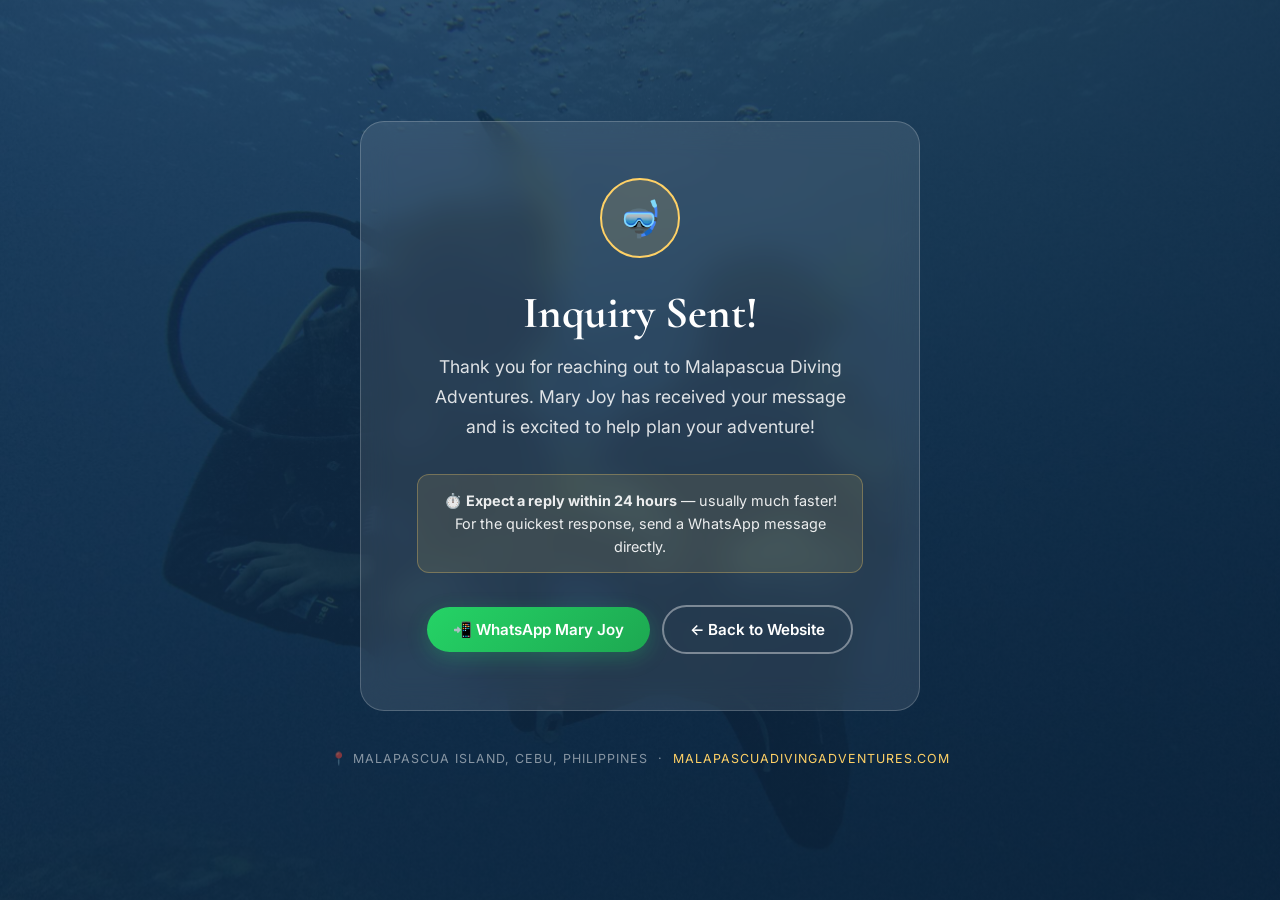
<file: thank-you.html>
<!DOCTYPE html>
<html lang="en">
<head>
  <meta charset="UTF-8">
  <meta name="viewport" content="width=device-width, initial-scale=1.0">
  <title>Thank You — Malapascua Diving Adventures</title>
  <meta name="description" content="Thank you for your inquiry! Mary Joy from Malapascua Diving Adventures will reply within 24 hours.">
  <meta name="robots" content="noindex, nofollow">
  <link rel="icon" type="image/png" href="MDA.png">
  <link rel="preconnect" href="https://fonts.googleapis.com">
  <link rel="preconnect" href="https://fonts.gstatic.com" crossorigin>
  <link rel="stylesheet" href="https://fonts.googleapis.com/css2?family=Cormorant+Garamond:wght@500;600;700&family=Inter:wght@400;500;600;700&display=swap">
  <style>
    *,*::before,*::after{box-sizing:border-box}
    html{scroll-behavior:smooth}
    body{
      margin:0;
      min-height:100vh;
      font-family:'Inter',system-ui,sans-serif;
      color:#fff;
      background:linear-gradient(135deg,rgba(20,50,80,.80),rgba(10,35,60,.90)),
        url('background.jpg') no-repeat center center/cover;
      display:flex;
      flex-direction:column;
      align-items:center;
      justify-content:center;
      padding:24px 16px;
    }
    h1,h2{font-family:'Cormorant Garamond',Georgia,serif;}

    .card{
      background:rgba(255,255,255,.10);
      border:1px solid rgba(255,255,255,.2);
      border-radius:24px;
      padding:clamp(32px,6vw,56px) clamp(24px,5vw,56px);
      max-width:560px;
      width:100%;
      text-align:center;
      backdrop-filter:blur(16px);
    }
    .checkmark-circle{
      width:80px;height:80px;
      border-radius:50%;
      background:rgba(255,209,102,.15);
      border:2px solid #ffd166;
      display:flex;align-items:center;justify-content:center;
      margin:0 auto 28px;
      font-size:2.2rem;
    }
    h1{
      margin:0 0 12px;
      font-size:clamp(1.8rem,5vw,2.8rem);
      font-weight:700;
      color:#fff;
    }
    .subtitle{
      font-size:clamp(.95rem,1.5vw,1.1rem);
      color:rgba(255,255,255,.85);
      line-height:1.7;
      margin:0 0 32px;
    }
    .reply-note{
      background:rgba(255,209,102,.1);
      border:1px solid rgba(255,209,102,.3);
      border-radius:12px;
      padding:14px 20px;
      font-size:.9rem;
      color:rgba(255,255,255,.9);
      margin-bottom:32px;
      line-height:1.6;
    }
    .buttons{
      display:flex;flex-direction:column;gap:12px;
      align-items:center;
    }
    @media(min-width:420px){.buttons{flex-direction:row;justify-content:center;}}

    .btn-primary{
      display:inline-flex;align-items:center;gap:8px;
      background:linear-gradient(135deg,#25d366,#1da851);
      color:#fff;
      text-decoration:none;
      padding:13px 26px;
      border-radius:30px;
      font-weight:600;
      font-size:.95rem;
      transition:transform .25s,box-shadow .25s;
      box-shadow:0 6px 20px rgba(37,211,102,.25);
    }
    .btn-primary:hover{transform:translateY(-2px);box-shadow:0 10px 28px rgba(37,211,102,.35);}

    .btn-secondary{
      display:inline-flex;align-items:center;gap:8px;
      background:transparent;
      color:#fff;
      text-decoration:none;
      padding:13px 26px;
      border-radius:30px;
      font-weight:600;
      font-size:.95rem;
      border:2px solid rgba(255,255,255,.4);
      transition:all .25s;
    }
    .btn-secondary:hover{background:rgba(255,255,255,.1);border-color:#ffd166;color:#ffd166;}

    .footer-note{
      margin-top:40px;
      font-size:.78rem;
      color:rgba(255,255,255,.5);
      letter-spacing:1px;
      text-transform:uppercase;
    }
    .footer-note a{color:#ffd166;text-decoration:none;}
    .footer-note a:hover{text-decoration:underline;}
  </style>
</head>
<body>

  <div class="card">
    <div class="checkmark-circle" aria-hidden="true">🤿</div>

    <h1>Inquiry Sent!</h1>
    <p class="subtitle">
      Thank you for reaching out to Malapascua Diving Adventures. Mary Joy has received your message and is excited to help plan your adventure!
    </p>

    <div class="reply-note">
      ⏱️ <strong>Expect a reply within 24 hours</strong> — usually much faster! For the quickest response, send a WhatsApp message directly.
    </div>

    <div class="buttons">
      <a href="https://wa.me/639916436458" class="btn-primary" rel="noopener noreferrer">
        📲 WhatsApp Mary Joy
      </a>
      <a href="/" class="btn-secondary">
        ← Back to Website
      </a>
    </div>
  </div>

  <p class="footer-note">
    📍 Malapascua Island, Cebu, Philippines &nbsp;·&nbsp;
    <a href="/">malapascuadivingadventures.com</a>
  </p>

</body>
</html>
</file>
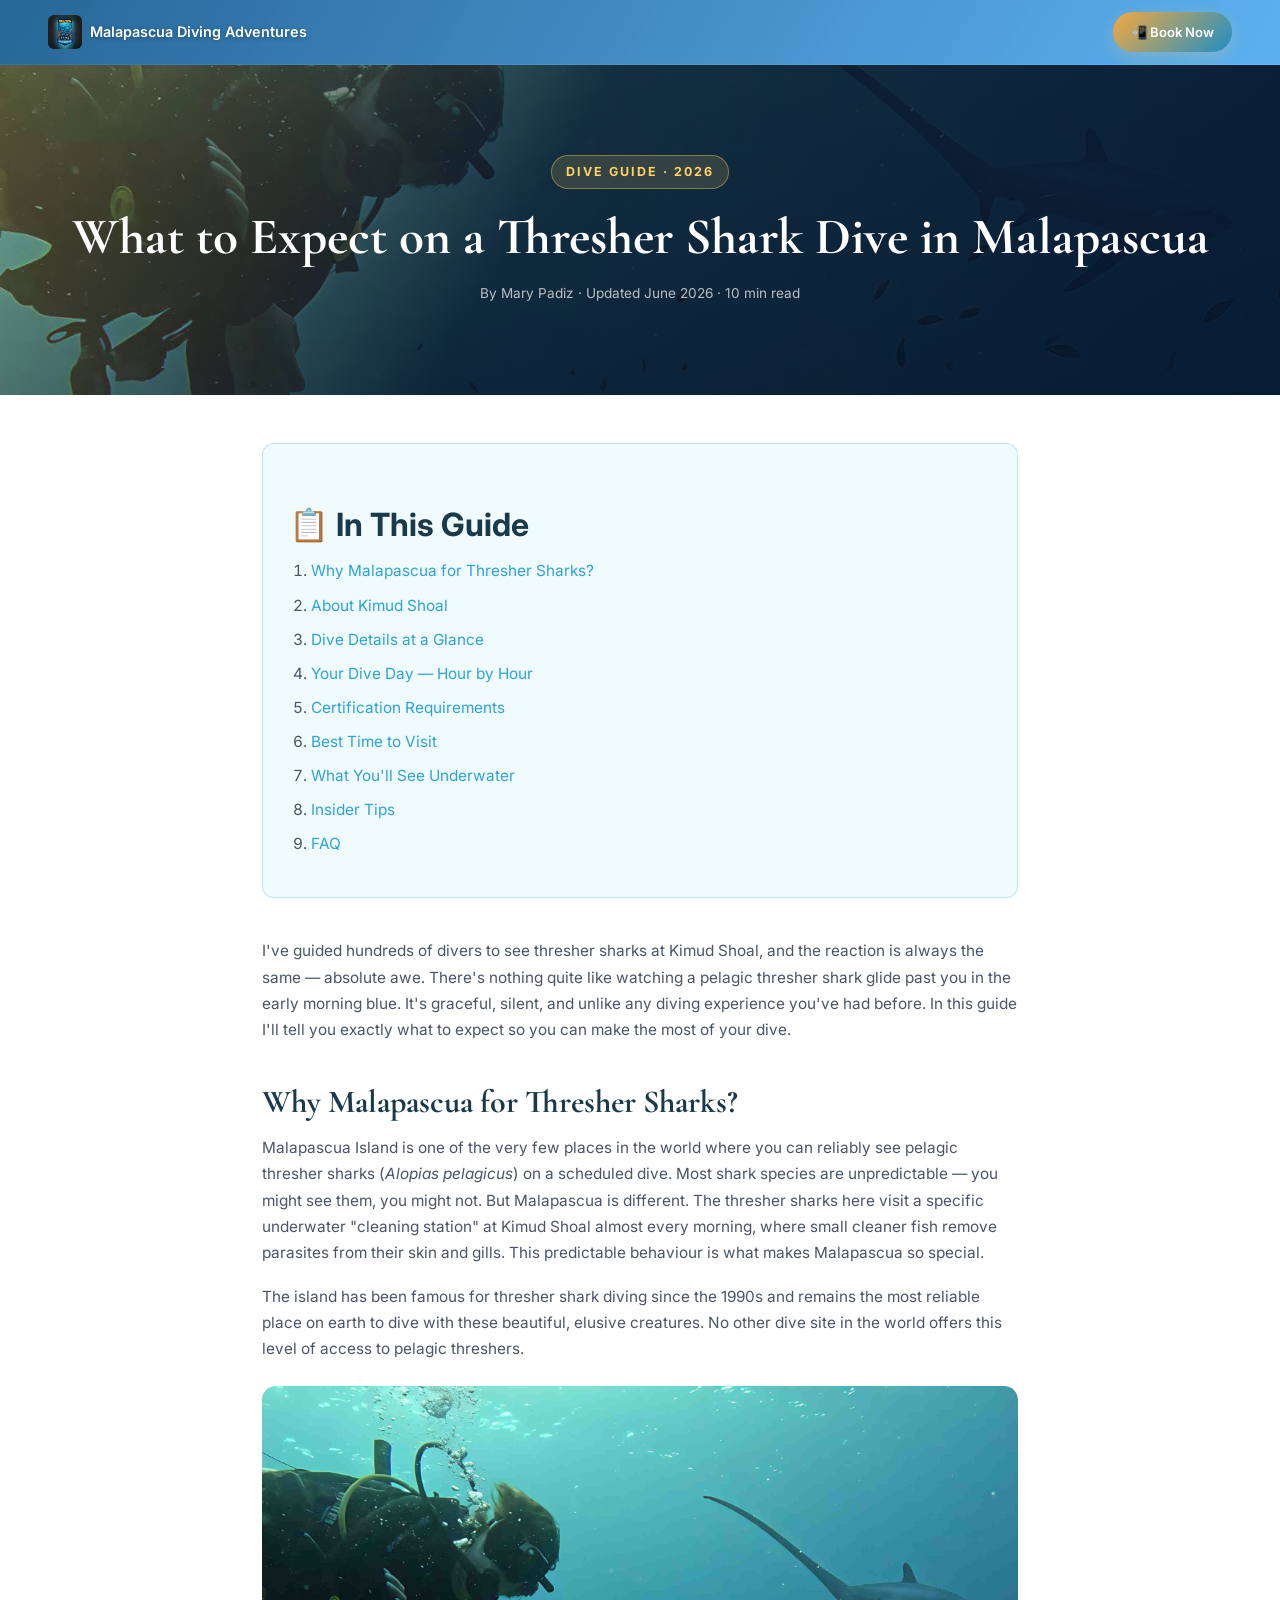
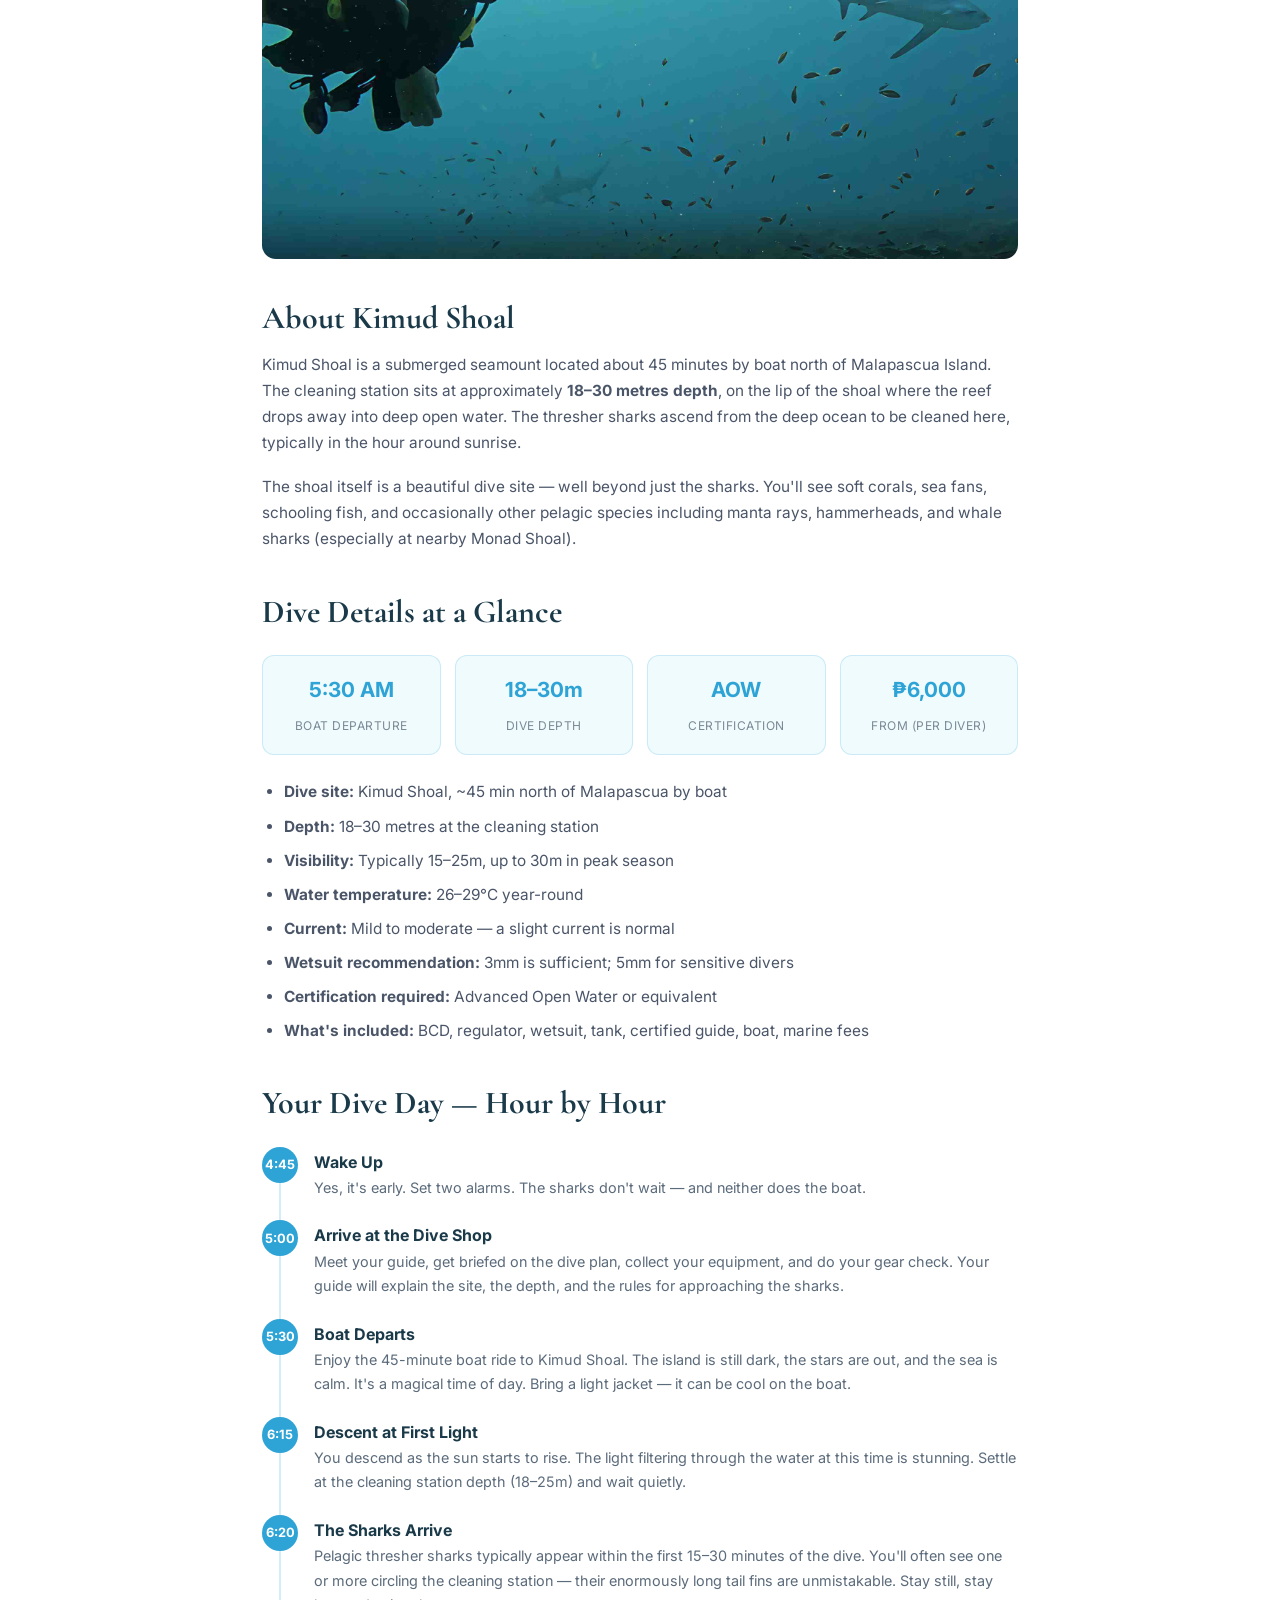
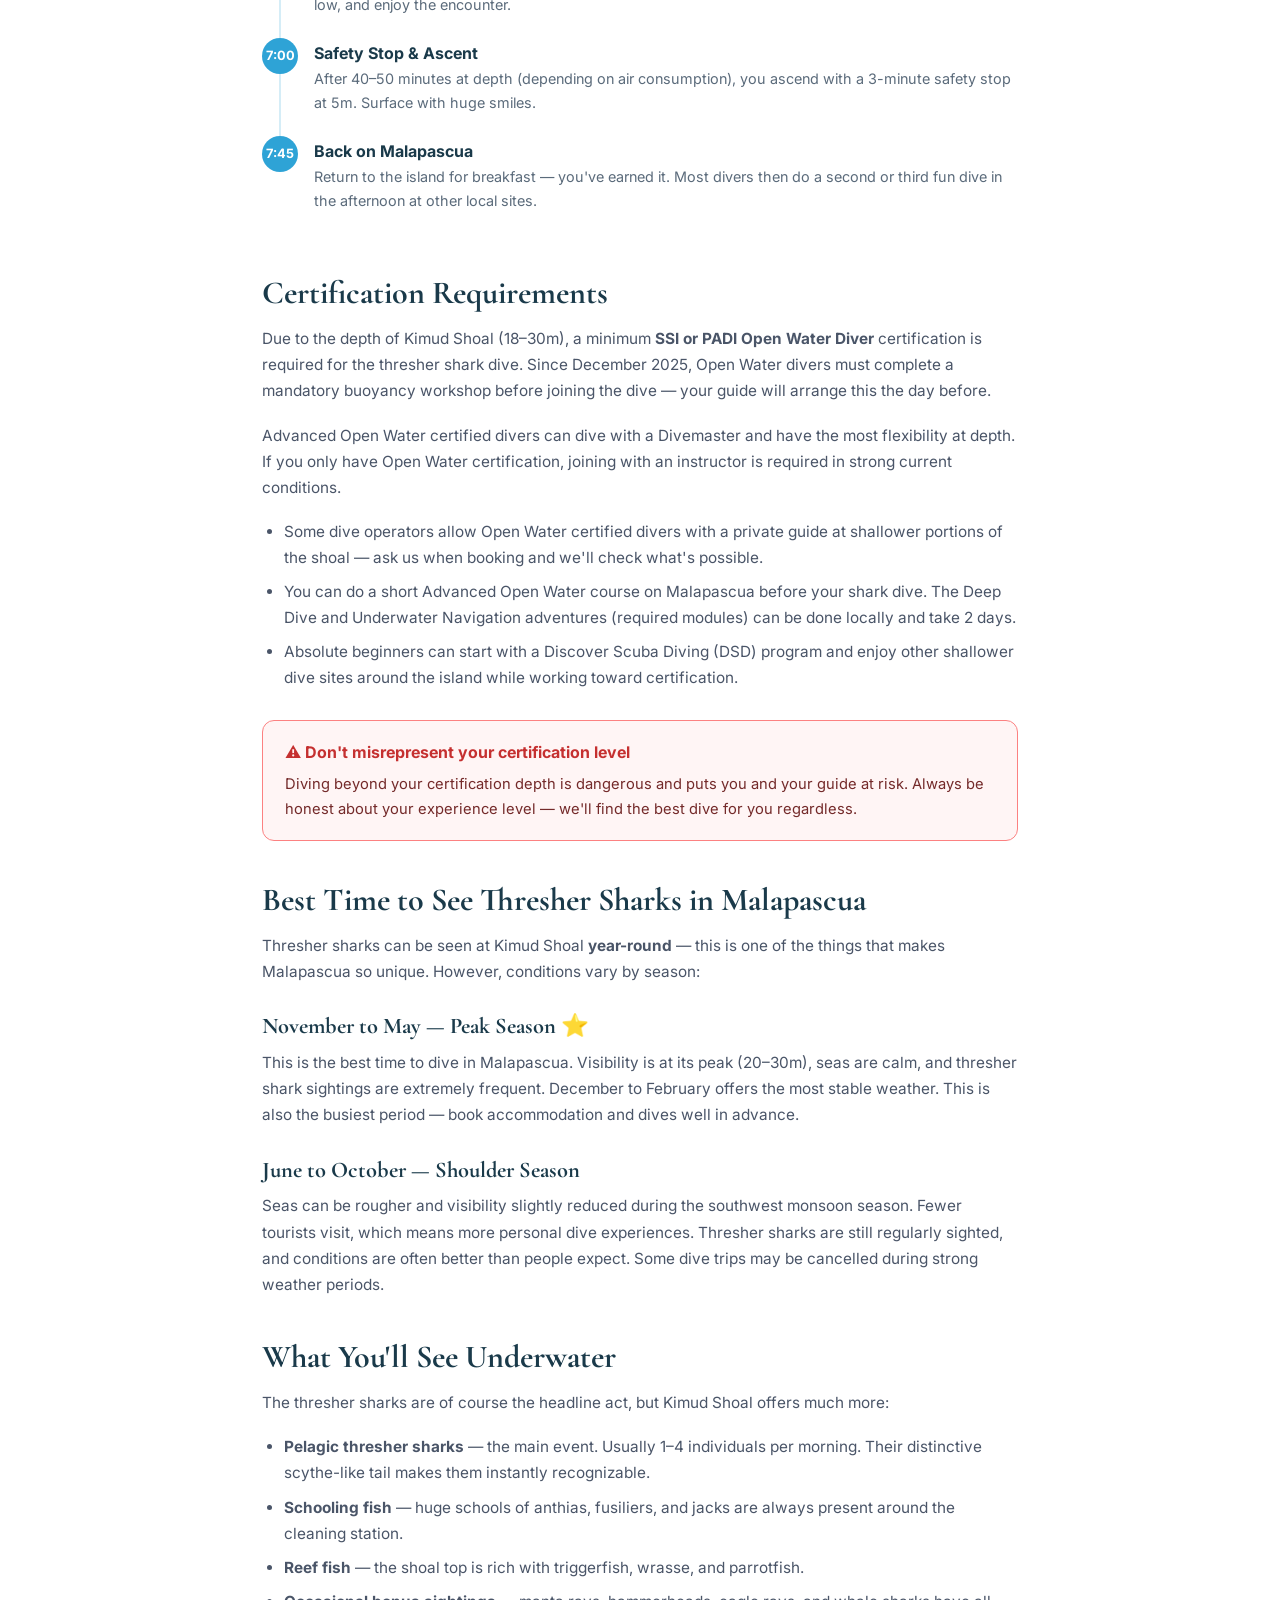
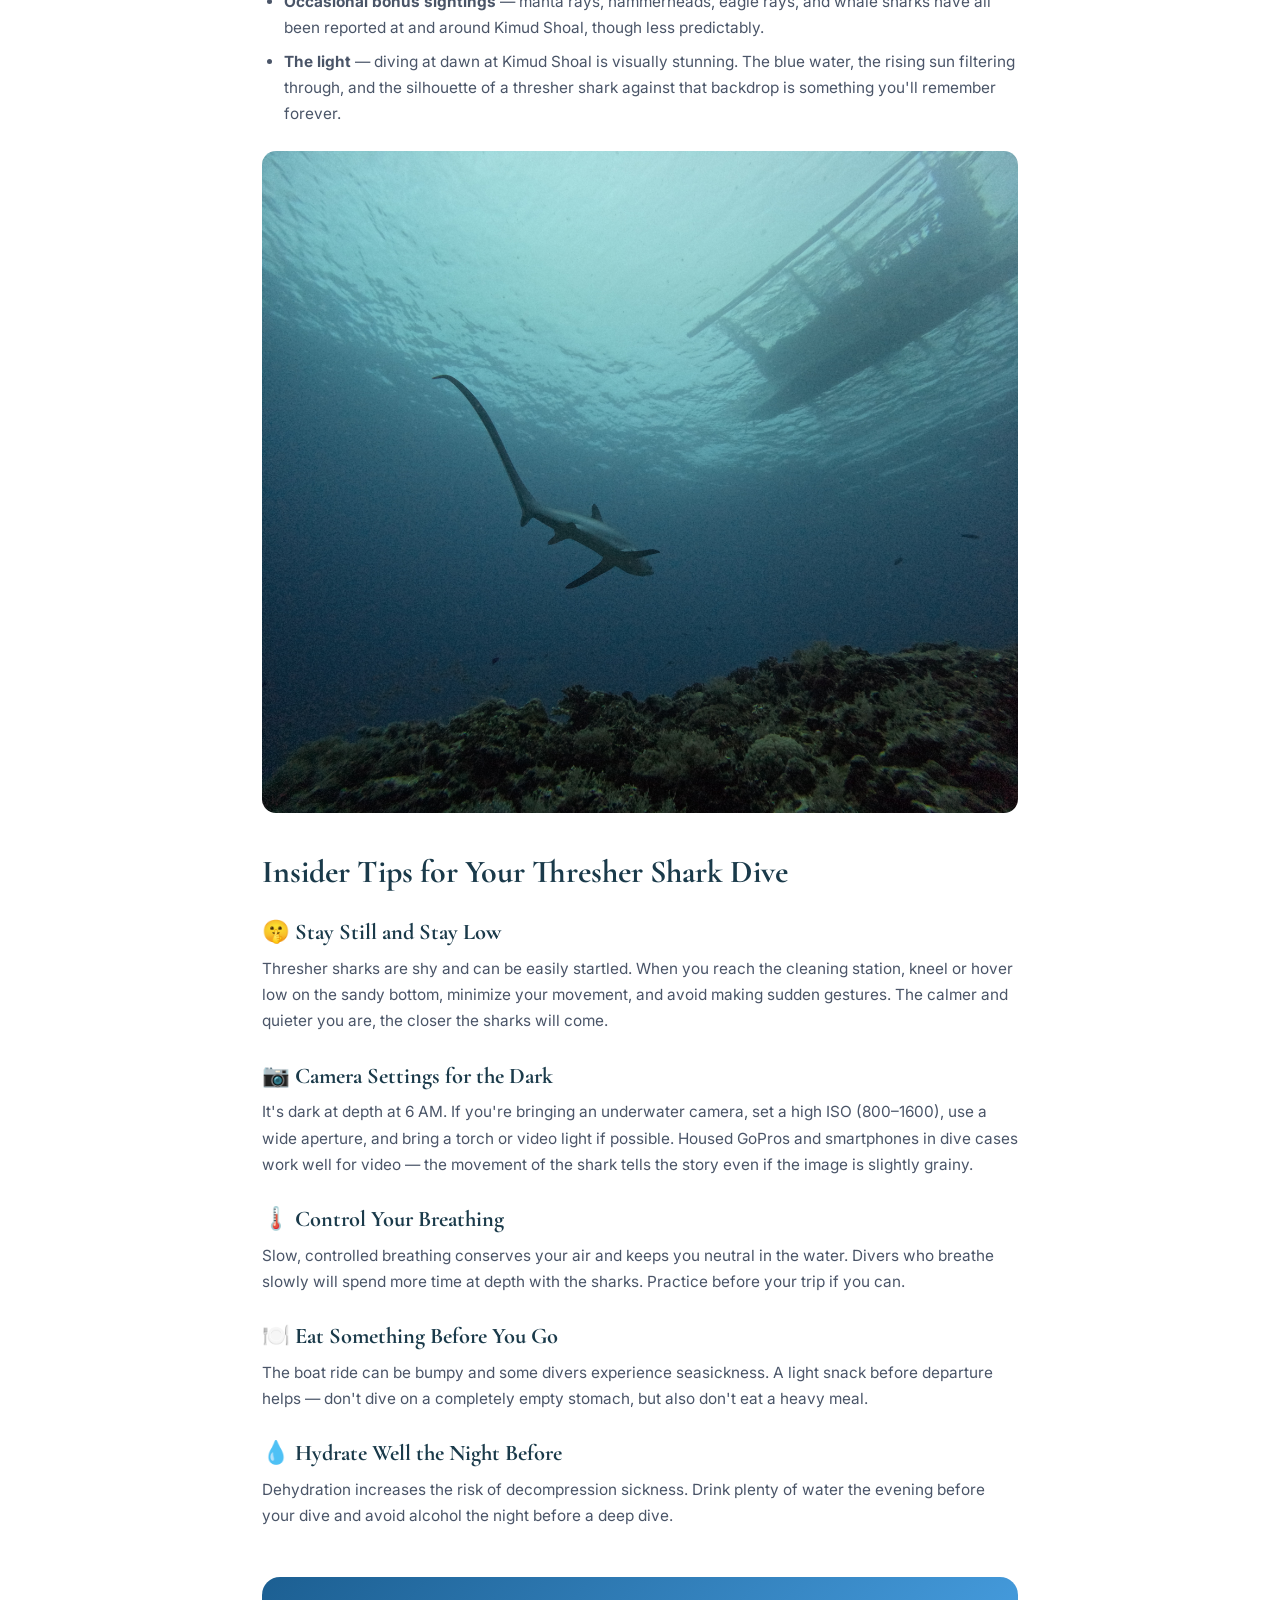
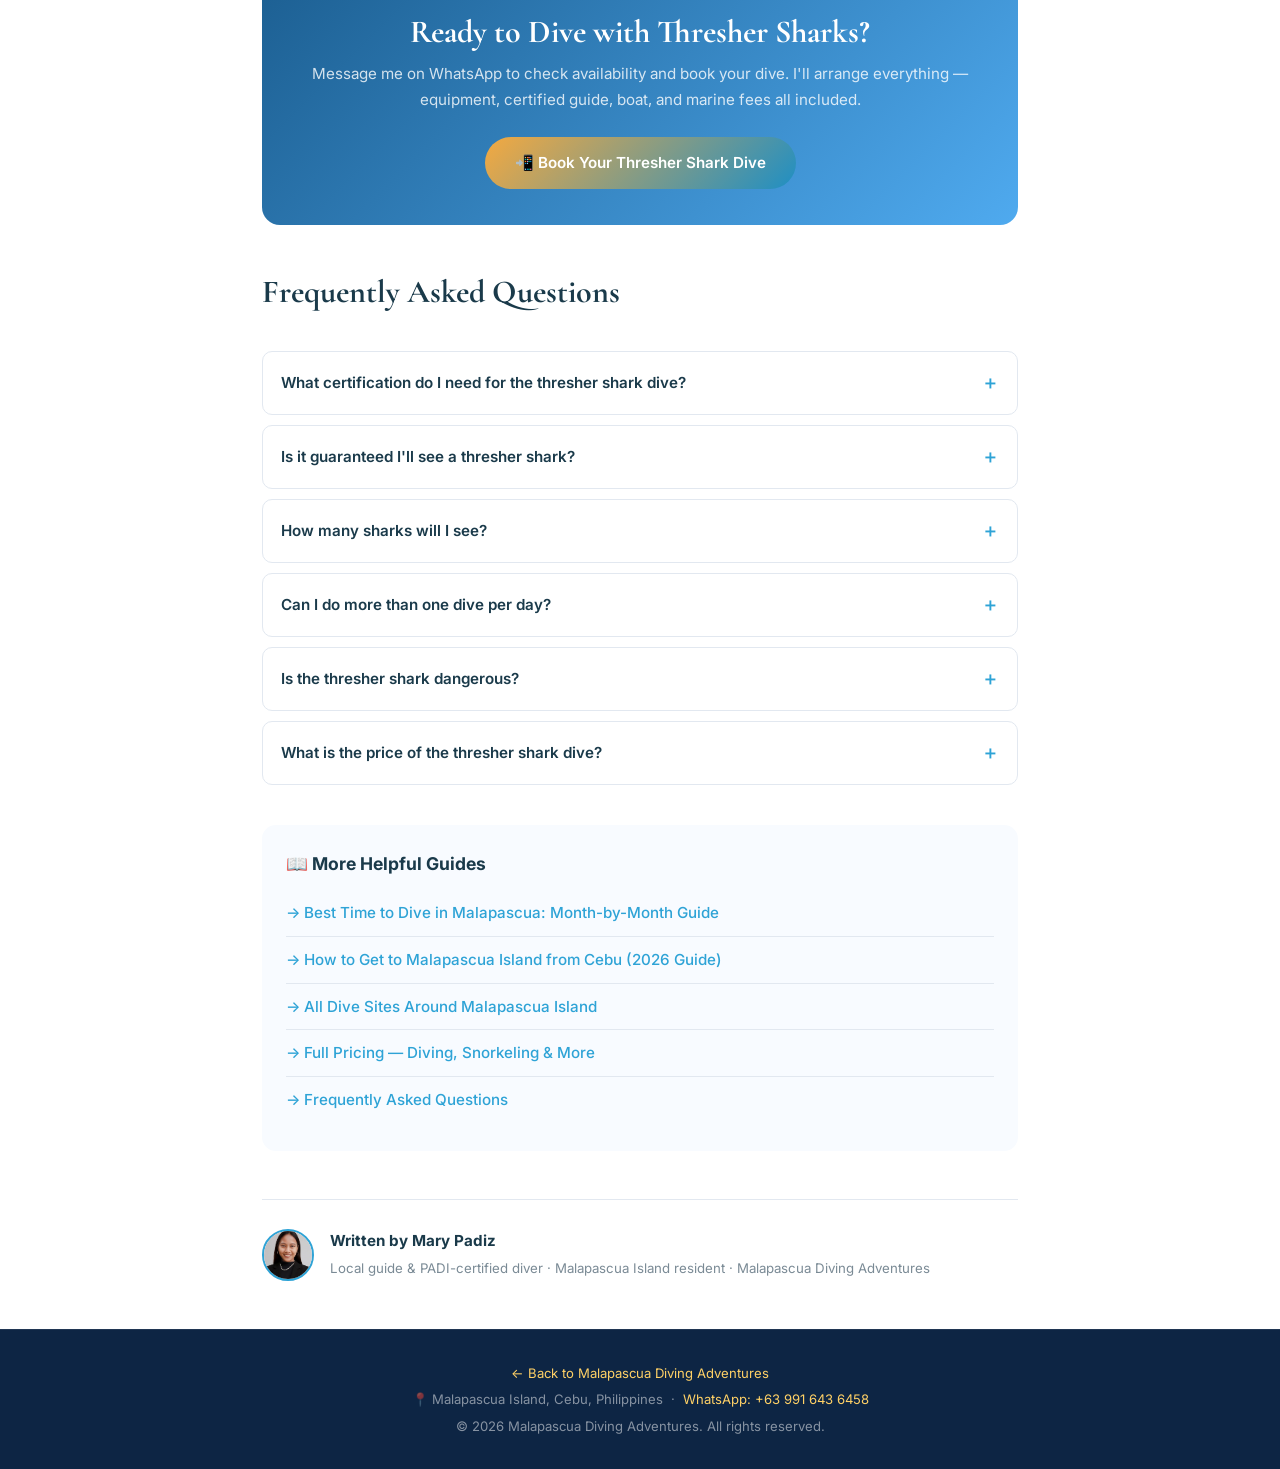
<file: thresher-shark-dive-malapascua.html>
<!DOCTYPE html>
<html lang="en">
<head>
  <meta charset="UTF-8">
  <meta name="viewport" content="width=device-width, initial-scale=1.0">
  <title>What to Expect on a Thresher Shark Dive in Malapascua (2026) | Malapascua Diving Adventures</title>
  <meta name="description" content="Everything you need to know about diving with thresher sharks at Kimud Shoal, Malapascua. Depth, certification, best time, what you'll see, and tips from a local guide.">
  <meta name="robots" content="index, follow">
  <link rel="canonical" href="https://malapascuadivingadventures.com/thresher-shark-dive-malapascua.html">
  <link rel="icon" type="image/png" href="MDA.png">

  <meta property="og:type" content="article">
  <meta property="og:url" content="https://malapascuadivingadventures.com/thresher-shark-dive-malapascua.html">
  <meta property="og:title" content="What to Expect on a Thresher Shark Dive in Malapascua (2026)">
  <meta property="og:description" content="Dive with thresher sharks at Kimud Shoal, Malapascua. Certification requirements, depth, best season, and what you'll see — from a local guide who dives it every week.">
  <meta property="og:image" content="https://malapascuadivingadventures.com/diveshark.jpg">
  <meta property="og:site_name" content="Malapascua Diving Adventures">

  <script type="application/ld+json">
  {
    "@context": "https://schema.org",
    "@type": "Article",
    "headline": "What to Expect on a Thresher Shark Dive in Malapascua (2026)",
    "description": "A complete guide to diving with pelagic thresher sharks at Kimud Shoal, Malapascua Island — certification, depth, best time, and insider tips from a local guide.",
    "image": "https://malapascuadivingadventures.com/diveshark.jpg",
    "datePublished": "2026-06-29",
    "dateModified": "2026-06-29",
    "author": {"@type": "Person", "name": "Mary Padiz"},
    "publisher": {
      "@type": "Organization",
      "name": "Malapascua Diving Adventures",
      "logo": {"@type": "ImageObject", "url": "https://malapascuadivingadventures.com/MDA.png"}
    },
    "mainEntityOfPage": {"@type": "WebPage", "@id": "https://malapascuadivingadventures.com/thresher-shark-dive-malapascua.html"}
  }
  </script>

  <script type="application/ld+json">
  {
    "@context": "https://schema.org",
    "@type": "FAQPage",
    "mainEntity": [
      {
        "@type": "Question",
        "name": "What certification do I need to dive with thresher sharks at Kimud Shoal?",
        "acceptedAnswer": {"@type": "Answer", "text": "An SSI or PADI Advanced Open Water certification is recommended for the thresher shark dive at Kimud Shoal due to the 18–30m depth. Open Water certified divers may be able to join with a private guide at shallower depths — ask us when booking."}
      },
      {
        "@type": "Question",
        "name": "What time does the thresher shark dive depart?",
        "acceptedAnswer": {"@type": "Answer", "text": "The thresher shark dive boat departs from Malapascua Island at approximately 5:00–5:30 AM. You must be at the dive shop and ready before first light. This early start is essential — the sharks visit the cleaning station at dawn."}
      },
      {
        "@type": "Question",
        "name": "Is it guaranteed I will see a thresher shark?",
        "acceptedAnswer": {"@type": "Answer", "text": "Thresher shark sightings at Kimud Shoal are very reliable but cannot be 100% guaranteed, as these are wild animals. Sighting rates during peak season (November–May) are extremely high — most divers see at least one shark. Off-season sightings are still frequent but slightly less predictable."}
      },
      {
        "@type": "Question",
        "name": "How deep is the thresher shark dive at Kimud Shoal?",
        "acceptedAnswer": {"@type": "Answer", "text": "The cleaning station at Kimud Shoal is typically visited at depths of 18–30 metres. The sharks ascend from deeper water to be cleaned by small fish at this depth range, usually during the first light of dawn."}
      }
    ]
  }
  </script>

  <link rel="preconnect" href="https://fonts.googleapis.com">
  <link rel="preconnect" href="https://fonts.gstatic.com" crossorigin>
  <link rel="stylesheet" href="https://fonts.googleapis.com/css2?family=Cormorant+Garamond:wght@500;600;700&family=Inter:wght@400;500;600;700&display=swap">

  <style>
    *,*::before,*::after{box-sizing:border-box}
    html{scroll-behavior:smooth}
    body{margin:0;font-family:'Inter',system-ui,sans-serif;color:#2d3748;background:#fff;line-height:1.7;}
    h1,h2,h3{font-family:'Cormorant Garamond',Georgia,serif;line-height:1.2;}
    img{max-width:100%;height:auto;display:block;}
    a{color:#2ea3d6;text-decoration:none;}
    a:hover{text-decoration:underline;}

    .site-header{
      background:linear-gradient(120deg, rgba(28,95,146,.95), rgba(79,170,239,.92));
      padding:12px clamp(16px,4vw,48px);
      display:flex;
      align-items:center;
      justify-content:space-between;
      gap:12px;
      position:sticky;
      top:0;
      z-index:100;
      border-bottom:1px solid rgba(255,255,255,.08);
    }
    .site-header a.brand{color:#fff;font-weight:600;font-size:clamp(.78rem,2vw,.9rem);display:flex;align-items:center;gap:8px;text-decoration:none;flex:1;min-width:0;text-shadow:0 1px 4px rgba(6,20,38,.4);}
    .brand-text{white-space:nowrap;overflow:hidden;text-overflow:ellipsis;}
    .site-header img{width:34px;height:34px;border-radius:6px;flex-shrink:0;}
    .header-cta{
      background:linear-gradient(135deg,#f4a940,#1f8fc4);
      color:#fff!important;
      padding:9px 18px;
      border-radius:22px;
      font-size:.82rem;
      font-weight:600;
      text-decoration:none;
      white-space:nowrap;
      flex-shrink:0;
      flex:0;
      transition:transform .2s,box-shadow .2s;
      box-shadow:0 4px 14px rgba(255,209,102,.25);
    }
    .header-cta:hover{transform:translateY(-1px);box-shadow:0 6px 18px rgba(255,209,102,.35);}
    @media(max-width:480px){
      .header-cta{padding:8px 14px;font-size:.78rem;}
      .site-header img{width:30px;height:30px;}
    }

    .hero-blog{background:linear-gradient(120deg,rgba(255,209,102,.30) 0%,rgba(8,18,38,.82) 42%,rgba(5,20,45,.9) 100%),url('diveshark.jpg') center/cover no-repeat;padding:clamp(48px,8vw,90px) clamp(16px,5vw,48px);text-align:center;color:#fff;}
    .hero-blog .badge{display:inline-block;background:rgba(255,209,102,.15);border:1px solid rgba(255,209,102,.4);color:#ffd166;font-size:.78rem;font-weight:700;letter-spacing:2px;text-transform:uppercase;padding:5px 14px;border-radius:20px;margin-bottom:18px;}
    .hero-blog h1{margin:0 0 14px;font-size:clamp(1.8rem,5vw,3.2rem);color:#fff;}
    .hero-blog .meta{font-size:.85rem;color:rgba(255,255,255,.7);margin:0;}

    .article-wrap{max-width:820px;margin:0 auto;padding:48px clamp(16px,4vw,32px);}

    .toc{background:#f0fbfe;border:1px solid rgba(46,163,214,.25);border-radius:12px;padding:22px 26px;margin-bottom:40px;}
    .toc h2{font-size:1rem;color:#1a3a4a;margin:0 0 12px;font-family:'Inter',sans-serif;font-weight:700;}
    .toc ol{margin:0;padding-left:20px;display:flex;flex-direction:column;gap:6px;}
    .toc li{font-size:.9rem;}
    .toc a{color:#2ea3d6;}

    .article-wrap h2{font-size:clamp(1.4rem,3vw,2rem);color:#1a3a4a;margin:40px 0 14px;}
    .article-wrap h3{font-size:clamp(1.1rem,2vw,1.4rem);color:#1a3a4a;margin:28px 0 10px;}
    .article-wrap p{margin:0 0 18px;color:#4a5568;font-size:clamp(.92rem,1.2vw,1rem);}
    .article-wrap ul,.article-wrap ol{padding-left:22px;margin:0 0 18px;display:flex;flex-direction:column;gap:8px;}
    .article-wrap li{color:#4a5568;font-size:clamp(.92rem,1.2vw,1rem);}

    .info-grid{display:grid;grid-template-columns:repeat(2,1fr);gap:14px;margin:24px 0;}
    @media(min-width:600px){.info-grid{grid-template-columns:repeat(4,1fr);}}
    .info-box{background:#f0fbfe;border:1px solid rgba(46,163,214,.2);border-radius:12px;padding:16px 14px;text-align:center;}
    .info-box .val{font-size:1.3rem;font-weight:700;color:#2ea3d6;display:block;margin-bottom:4px;}
    .info-box .lbl{font-size:.75rem;color:#7a8a95;text-transform:uppercase;letter-spacing:.5px;}

    .tip-box{background:#fff9e6;border:1px solid #f6c90e;border-radius:12px;padding:18px 22px;margin:28px 0;}
    .tip-box strong{color:#8a6d00;display:block;margin-bottom:6px;}
    .tip-box p{margin:0;color:#5b4800;font-size:.92rem;}

    .warning-box{background:#fff5f5;border:1px solid #fc8181;border-radius:12px;padding:18px 22px;margin:28px 0;}
    .warning-box strong{color:#c53030;display:block;margin-bottom:6px;}
    .warning-box p{margin:0;color:#742a2a;font-size:.92rem;}

    .timeline{display:flex;flex-direction:column;gap:0;margin:24px 0;}
    .tl-item{display:flex;gap:16px;align-items:flex-start;padding-bottom:20px;position:relative;}
    .tl-item:not(:last-child)::before{content:'';position:absolute;left:17px;top:36px;bottom:0;width:2px;background:rgba(46,163,214,.2);}
    .tl-dot{width:36px;height:36px;border-radius:50%;background:#2ea3d6;color:#fff;font-size:.8rem;font-weight:700;display:flex;align-items:center;justify-content:center;flex-shrink:0;}
    .tl-item h3{margin:6px 0 4px;font-size:1rem;color:#1a3a4a;font-family:'Inter',sans-serif;font-weight:700;}
    .tl-item p{margin:0;color:#5b6b7b;font-size:.9rem;}

    .cta-banner{background:linear-gradient(135deg,#1c5f92,#4faaef);border-radius:18px;padding:36px 28px;text-align:center;margin:48px 0;}
    .cta-banner h2{color:#fff;margin:0 0 10px;font-size:clamp(1.4rem,3vw,2rem);}
    .cta-banner p{color:rgba(255,255,255,.8);margin:0 0 24px;font-size:.95rem;}
    .cta-btn{display:inline-flex;align-items:center;gap:8px;background:linear-gradient(135deg,#f4a940,#1f8fc4);color:#fff;padding:13px 30px;border-radius:28px;font-weight:600;font-size:.95rem;text-decoration:none;transition:transform .25s,box-shadow .25s;}
    .cta-btn:hover{transform:translateY(-2px);box-shadow:0 10px 28px rgba(255,209,102,.3);text-decoration:none;}

    .faq-section{margin:40px 0;}
    .faq-item{border:1px solid #e2e8f0;border-radius:10px;margin-bottom:10px;overflow:hidden;}
    .faq-item summary{padding:16px 18px;font-weight:600;color:#1a3a4a;cursor:pointer;list-style:none;display:flex;justify-content:space-between;align-items:center;font-size:.95rem;}
    .faq-item summary::after{content:'＋';color:#2ea3d6;font-size:1.1rem;}
    .faq-item[open] summary::after{content:'－';}
    .faq-item p{margin:0;padding:0 18px 16px;color:#4a5568;font-size:.92rem;line-height:1.7;}

    .article-footer{border-top:1px solid #e2e8f0;padding-top:28px;margin-top:48px;display:flex;align-items:center;gap:16px;}
    .author-avatar{width:52px;height:52px;border-radius:50%;object-fit:cover;border:2px solid #2ea3d6;}
    .author-info strong{display:block;color:#1a3a4a;font-size:.95rem;}
    .author-info span{color:#7a8a95;font-size:.83rem;}

    .related{background:#f8fbff;border-radius:14px;padding:28px 24px;margin:40px 0;}
    .related h3{font-size:1.1rem;color:#1a3a4a;margin:0 0 16px;font-family:'Inter',sans-serif;font-weight:700;}
    .related a{display:flex;align-items:center;gap:10px;color:#2ea3d6;font-weight:500;font-size:.95rem;padding:10px 0;border-bottom:1px solid #e2e8f0;}
    .related a:last-child{border-bottom:none;}

    .site-footer{background:#0d2544;padding:28px 18px;text-align:center;border-top:1px solid rgba(255,255,255,.08);}
    .site-footer p{color:rgba(255,255,255,.5);font-size:.82rem;margin:4px 0;}
    .site-footer a{color:#ffd166;}
  </style>
</head>
<body>

<header class="site-header">
  <a href="/" class="brand">
    <img src="MDA.png" alt="Malapascua Diving Adventures" width="34" height="34">
    <span class="brand-text">Malapascua Diving Adventures</span>
  </a>
  <a href="https://wa.me/639916436458" class="header-cta" rel="noopener noreferrer">📲 Book Now</a>
</header>

<div class="hero-blog">
  <span class="badge">Dive Guide · 2026</span>
  <h1>What to Expect on a Thresher Shark Dive in Malapascua</h1>
  <p class="meta">By Mary Padiz · Updated June 2026 · 10 min read</p>
</div>

<article class="article-wrap">

  <nav class="toc" aria-label="Table of contents">
    <h2>📋 In This Guide</h2>
    <ol>
      <li><a href="#why-malapascua">Why Malapascua for Thresher Sharks?</a></li>
      <li><a href="#kimud-shoal">About Kimud Shoal</a></li>
      <li><a href="#dive-details">Dive Details at a Glance</a></li>
      <li><a href="#timeline">Your Dive Day — Hour by Hour</a></li>
      <li><a href="#certification">Certification Requirements</a></li>
      <li><a href="#best-time">Best Time to Visit</a></li>
      <li><a href="#what-youll-see">What You'll See Underwater</a></li>
      <li><a href="#tips">Insider Tips</a></li>
      <li><a href="#faq">FAQ</a></li>
    </ol>
  </nav>

  <p>I've guided hundreds of divers to see thresher sharks at Kimud Shoal, and the reaction is always the same — absolute awe. There's nothing quite like watching a pelagic thresher shark glide past you in the early morning blue. It's graceful, silent, and unlike any diving experience you've had before. In this guide I'll tell you exactly what to expect so you can make the most of your dive.</p>

  <h2 id="why-malapascua">Why Malapascua for Thresher Sharks?</h2>
  <p>Malapascua Island is one of the very few places in the world where you can reliably see pelagic thresher sharks (<em>Alopias pelagicus</em>) on a scheduled dive. Most shark species are unpredictable — you might see them, you might not. But Malapascua is different. The thresher sharks here visit a specific underwater "cleaning station" at Kimud Shoal almost every morning, where small cleaner fish remove parasites from their skin and gills. This predictable behaviour is what makes Malapascua so special.</p>

  <p>The island has been famous for thresher shark diving since the 1990s and remains the most reliable place on earth to dive with these beautiful, elusive creatures. No other dive site in the world offers this level of access to pelagic threshers.</p>

  <img src="diveshark.jpg" alt="Scuba diver watching a pelagic thresher shark at Kimud Shoal, Malapascua Island Cebu Philippines" loading="eager" width="820" height="460" style="border-radius:14px;margin:24px 0;">

  <h2 id="kimud-shoal">About Kimud Shoal</h2>
  <p>Kimud Shoal is a submerged seamount located about 45 minutes by boat north of Malapascua Island. The cleaning station sits at approximately <strong>18–30 metres depth</strong>, on the lip of the shoal where the reef drops away into deep open water. The thresher sharks ascend from the deep ocean to be cleaned here, typically in the hour around sunrise.</p>

  <p>The shoal itself is a beautiful dive site — well beyond just the sharks. You'll see soft corals, sea fans, schooling fish, and occasionally other pelagic species including manta rays, hammerheads, and whale sharks (especially at nearby Monad Shoal).</p>

  <h2 id="dive-details">Dive Details at a Glance</h2>
  <div class="info-grid">
    <div class="info-box"><span class="val">5:30 AM</span><span class="lbl">Boat Departure</span></div>
    <div class="info-box"><span class="val">18–30m</span><span class="lbl">Dive Depth</span></div>
    <div class="info-box"><span class="val">AOW</span><span class="lbl">Certification</span></div>
    <div class="info-box"><span class="val">₱6,000</span><span class="lbl">From (per diver)</span></div>
  </div>

  <ul>
    <li><strong>Dive site:</strong> Kimud Shoal, ~45 min north of Malapascua by boat</li>
    <li><strong>Depth:</strong> 18–30 metres at the cleaning station</li>
    <li><strong>Visibility:</strong> Typically 15–25m, up to 30m in peak season</li>
    <li><strong>Water temperature:</strong> 26–29°C year-round</li>
    <li><strong>Current:</strong> Mild to moderate — a slight current is normal</li>
    <li><strong>Wetsuit recommendation:</strong> 3mm is sufficient; 5mm for sensitive divers</li>
    <li><strong>Certification required:</strong> Advanced Open Water or equivalent</li>
    <li><strong>What's included:</strong> BCD, regulator, wetsuit, tank, certified guide, boat, marine fees</li>
  </ul>

  <h2 id="timeline">Your Dive Day — Hour by Hour</h2>

  <div class="timeline">
    <div class="tl-item">
      <div class="tl-dot">4:45</div>
      <div>
        <h3>Wake Up</h3>
        <p>Yes, it's early. Set two alarms. The sharks don't wait — and neither does the boat.</p>
      </div>
    </div>
    <div class="tl-item">
      <div class="tl-dot">5:00</div>
      <div>
        <h3>Arrive at the Dive Shop</h3>
        <p>Meet your guide, get briefed on the dive plan, collect your equipment, and do your gear check. Your guide will explain the site, the depth, and the rules for approaching the sharks.</p>
      </div>
    </div>
    <div class="tl-item">
      <div class="tl-dot">5:30</div>
      <div>
        <h3>Boat Departs</h3>
        <p>Enjoy the 45-minute boat ride to Kimud Shoal. The island is still dark, the stars are out, and the sea is calm. It's a magical time of day. Bring a light jacket — it can be cool on the boat.</p>
      </div>
    </div>
    <div class="tl-item">
      <div class="tl-dot">6:15</div>
      <div>
        <h3>Descent at First Light</h3>
        <p>You descend as the sun starts to rise. The light filtering through the water at this time is stunning. Settle at the cleaning station depth (18–25m) and wait quietly.</p>
      </div>
    </div>
    <div class="tl-item">
      <div class="tl-dot">6:20</div>
      <div>
        <h3>The Sharks Arrive</h3>
        <p>Pelagic thresher sharks typically appear within the first 15–30 minutes of the dive. You'll often see one or more circling the cleaning station — their enormously long tail fins are unmistakable. Stay still, stay low, and enjoy the encounter.</p>
      </div>
    </div>
    <div class="tl-item">
      <div class="tl-dot">7:00</div>
      <div>
        <h3>Safety Stop &amp; Ascent</h3>
        <p>After 40–50 minutes at depth (depending on air consumption), you ascend with a 3-minute safety stop at 5m. Surface with huge smiles.</p>
      </div>
    </div>
    <div class="tl-item">
      <div class="tl-dot">7:45</div>
      <div>
        <h3>Back on Malapascua</h3>
        <p>Return to the island for breakfast — you've earned it. Most divers then do a second or third fun dive in the afternoon at other local sites.</p>
      </div>
    </div>
  </div>

  <h2 id="certification">Certification Requirements</h2>
  <p>Due to the depth of Kimud Shoal (18–30m), a minimum <strong>SSI or PADI Open Water Diver</strong> certification is required for the thresher shark dive. Since December 2025, Open Water divers must complete a mandatory buoyancy workshop before joining the dive — your guide will arrange this the day before.</p>

  <p>Advanced Open Water certified divers can dive with a Divemaster and have the most flexibility at depth. If you only have Open Water certification, joining with an instructor is required in strong current conditions.</p>
  <ul>
    <li>Some dive operators allow Open Water certified divers with a private guide at shallower portions of the shoal — ask us when booking and we'll check what's possible.</li>
    <li>You can do a short Advanced Open Water course on Malapascua before your shark dive. The Deep Dive and Underwater Navigation adventures (required modules) can be done locally and take 2 days.</li>
    <li>Absolute beginners can start with a Discover Scuba Diving (DSD) program and enjoy other shallower dive sites around the island while working toward certification.</li>
  </ul>

  <div class="warning-box">
    <strong>⚠️ Don't misrepresent your certification level</strong>
    <p>Diving beyond your certification depth is dangerous and puts you and your guide at risk. Always be honest about your experience level — we'll find the best dive for you regardless.</p>
  </div>

  <h2 id="best-time">Best Time to See Thresher Sharks in Malapascua</h2>
  <p>Thresher sharks can be seen at Kimud Shoal <strong>year-round</strong> — this is one of the things that makes Malapascua so unique. However, conditions vary by season:</p>

  <h3>November to May — Peak Season ⭐</h3>
  <p>This is the best time to dive in Malapascua. Visibility is at its peak (20–30m), seas are calm, and thresher shark sightings are extremely frequent. December to February offers the most stable weather. This is also the busiest period — book accommodation and dives well in advance.</p>

  <h3>June to October — Shoulder Season</h3>
  <p>Seas can be rougher and visibility slightly reduced during the southwest monsoon season. Fewer tourists visit, which means more personal dive experiences. Thresher sharks are still regularly sighted, and conditions are often better than people expect. Some dive trips may be cancelled during strong weather periods.</p>

  <h2 id="what-youll-see">What You'll See Underwater</h2>
  <p>The thresher sharks are of course the headline act, but Kimud Shoal offers much more:</p>

  <ul>
    <li><strong>Pelagic thresher sharks</strong> — the main event. Usually 1–4 individuals per morning. Their distinctive scythe-like tail makes them instantly recognizable.</li>
    <li><strong>Schooling fish</strong> — huge schools of anthias, fusiliers, and jacks are always present around the cleaning station.</li>
    <li><strong>Reef fish</strong> — the shoal top is rich with triggerfish, wrasse, and parrotfish.</li>
    <li><strong>Occasional bonus sightings</strong> — manta rays, hammerheads, eagle rays, and whale sharks have all been reported at and around Kimud Shoal, though less predictably.</li>
    <li><strong>The light</strong> — diving at dawn at Kimud Shoal is visually stunning. The blue water, the rising sun filtering through, and the silhouette of a thresher shark against that backdrop is something you'll remember forever.</li>
  </ul>

  <img src="ThresherMalapascua.JPG" alt="Pelagic thresher shark at Kimud Shoal, Malapascua Island — early morning dive" loading="lazy" width="820" height="520" style="border-radius:14px;margin:24px 0;">

  <h2 id="tips">Insider Tips for Your Thresher Shark Dive</h2>

  <h3>🤫 Stay Still and Stay Low</h3>
  <p>Thresher sharks are shy and can be easily startled. When you reach the cleaning station, kneel or hover low on the sandy bottom, minimize your movement, and avoid making sudden gestures. The calmer and quieter you are, the closer the sharks will come.</p>

  <h3>📷 Camera Settings for the Dark</h3>
  <p>It's dark at depth at 6 AM. If you're bringing an underwater camera, set a high ISO (800–1600), use a wide aperture, and bring a torch or video light if possible. Housed GoPros and smartphones in dive cases work well for video — the movement of the shark tells the story even if the image is slightly grainy.</p>

  <h3>🌡️ Control Your Breathing</h3>
  <p>Slow, controlled breathing conserves your air and keeps you neutral in the water. Divers who breathe slowly will spend more time at depth with the sharks. Practice before your trip if you can.</p>

  <h3>🍽️ Eat Something Before You Go</h3>
  <p>The boat ride can be bumpy and some divers experience seasickness. A light snack before departure helps — don't dive on a completely empty stomach, but also don't eat a heavy meal.</p>

  <h3>💧 Hydrate Well the Night Before</h3>
  <p>Dehydration increases the risk of decompression sickness. Drink plenty of water the evening before your dive and avoid alcohol the night before a deep dive.</p>

  <div class="cta-banner">
    <h2>Ready to Dive with Thresher Sharks?</h2>
    <p>Message me on WhatsApp to check availability and book your dive. I'll arrange everything — equipment, certified guide, boat, and marine fees all included.</p>
    <a href="https://wa.me/639916436458" class="cta-btn" rel="noopener noreferrer">📲 Book Your Thresher Shark Dive</a>
  </div>

  <h2 id="faq">Frequently Asked Questions</h2>
  <div class="faq-section">

    <details class="faq-item">
      <summary>What certification do I need for the thresher shark dive?</summary>
      <p>An SSI or PADI Advanced Open Water certification is required due to the 18–30m depth at Kimud Shoal. Open Water certified divers may be accommodated at shallower sections with a private guide — contact us to discuss your specific situation.</p>
    </details>

    <details class="faq-item">
      <summary>Is it guaranteed I'll see a thresher shark?</summary>
      <p>Sightings at Kimud Shoal are extremely reliable but cannot be 100% guaranteed — these are wild animals. During peak season (November–May) the vast majority of dives result in shark sightings. Off-season sightings are still very frequent. If conditions are poor and the dive is cancelled, you won't be charged.</p>
    </details>

    <details class="faq-item">
      <summary>How many sharks will I see?</summary>
      <p>On a typical morning you can expect to see 1–4 individual thresher sharks at the cleaning station. Some mornings are better than others. On exceptional days, divers report seeing 6 or more sharks in a single dive.</p>
    </details>

    <details class="faq-item">
      <summary>Can I do more than one dive per day?</summary>
      <p>Absolutely. Most guests do the thresher shark dive in the early morning and then 1–2 fun dives at other sites in the afternoon. Popular afternoon sites include Gato Island, Lighthouse Reef (for mandarin fish), Chocolate Island, and the Doña Marilyn wreck.</p>
    </details>

    <details class="faq-item">
      <summary>Is the thresher shark dangerous?</summary>
      <p>Pelagic thresher sharks are not considered dangerous to humans. They are shy, non-aggressive fish that feed primarily on small schooling fish. There are no recorded attacks on divers at Kimud Shoal. The biggest risk they pose is accidentally hitting you with their long tail during a fast turn — which is why staying low and calm is important.</p>
    </details>

    <details class="faq-item">
      <summary>What is the price of the thresher shark dive?</summary>
      <p>Thresher shark dive packages start from ₱6,000 per diver, including all equipment (BCD, regulator, wetsuit, tank), a certified guide, boat, and marine fees. Contact us on WhatsApp for current pricing and multi-dive packages.</p>
    </details>

  </div>

  <div class="related">
    <h3>📖 More Helpful Guides</h3>
    <a href="/best-time-to-dive-malapascua.html">→ Best Time to Dive in Malapascua: Month-by-Month Guide</a>
    <a href="/how-to-get-to-malapascua.html">→ How to Get to Malapascua Island from Cebu (2026 Guide)</a>
    <a href="/#divesites">→ All Dive Sites Around Malapascua Island</a>
    <a href="/#pricing">→ Full Pricing — Diving, Snorkeling &amp; More</a>
    <a href="/#faq">→ Frequently Asked Questions</a>
  </div>

  <footer class="article-footer">
    <img src="mary.jpg" alt="Mary Padiz — Malapascua diving guide and booking agent" class="author-avatar" width="52" height="52" loading="lazy">
    <div class="author-info">
      <strong>Written by Mary Padiz</strong>
      <span>Local guide &amp; PADI-certified diver · Malapascua Island resident · Malapascua Diving Adventures</span>
    </div>
  </footer>

</article>

<footer class="site-footer">
  <p><a href="/">← Back to Malapascua Diving Adventures</a></p>
  <p>📍 Malapascua Island, Cebu, Philippines &nbsp;·&nbsp; <a href="https://wa.me/639916436458">WhatsApp: +63 991 643 6458</a></p>
  <p>&copy; 2026 Malapascua Diving Adventures. All rights reserved.</p>
</footer>

</body>
</html>
</file>
<file: body.css>
body::before {
  content: '';
  position: fixed;
  inset: 0;
  background: radial-gradient(circle at 50% 0%, rgba(100, 200, 255, 0.08), transparent 55%);
  pointer-events: none;
  z-index: 0;
}

.logo {
  transition: background .3s, border-color .3s, transform .3s;
  text-decoration: none;
}
.logo:hover {
  background: rgba(255,255,255,.15);
  border-color: rgba(255,255,255,.3);
  transform: translateY(-1px);
}
.logo img {
  box-shadow: 0 4px 12px rgba(0,0,0,.2);
  transition: box-shadow .3s, border-color .3s;
  object-fit: contain;
}
.logo img:hover {
  border-color: #ffd166;
  box-shadow: 0 6px 16px rgba(0,216,255,.3);
}
nav ul li a::after {
  content: '';
  position: absolute;
  bottom: -4px; left: 0;
  width: 0; height: 2px;
  background: #ffd166;
  transition: width .3s;
}
nav ul li a { position: relative; }
nav ul li a:hover::after,
nav ul li a:focus-visible::after { width: 100%; }
nav ul li.button a {
  box-shadow: 0 6px 20px rgba(255,209,102,.25);
  transition: transform .25s, box-shadow .25s;
}
nav ul li.button a:hover,
nav ul li.button a:focus-visible {
  transform: translateY(-2px);
  box-shadow: 0 10px 30px rgba(255,209,102,.4);
  color: #fff;
}
nav ul li.button a::after { display: none; }

.hero-badge { animation: fadeInUp .6s ease both; }
.hero h2    { animation: fadeInUp .8s ease .1s both; }
.hero > p   { animation: fadeInUp .8s ease .25s both; }
.hero-stats { animation: fadeInUp .8s ease .3s both; }
.buttons    { animation: fadeInUp .8s ease .35s both; }
.hero-location { animation: fadeInUp .8s ease .45s both; }

@keyframes fadeInUp {
  from { opacity: 0; transform: translateY(24px); }
  to   { opacity: 1; transform: translateY(0); }
}

.trust-bar {
  background: rgba(10,30,55,.95);
  border-top: 1px solid rgba(255,209,102,.2);
  border-bottom: 1px solid rgba(255,209,102,.2);
  padding: 14px 18px;
  overflow-x: auto;
  -webkit-overflow-scrolling: touch;
}
.trust-bar-inner {
  display: flex;
  justify-content: center;
  align-items: center;
  gap: clamp(18px, 3vw, 48px);
  max-width: 1200px;
  margin: 0 auto;
  flex-wrap: wrap;
}
.trust-item {
  display: flex;
  align-items: center;
  gap: 8px;
  white-space: nowrap;
  font-size: clamp(.75rem, 1.1vw, .88rem);
  font-weight: 600;
  color: rgba(255,255,255,.9);
  letter-spacing: .3px;
}
.trust-icon { font-size: 1.1rem; }

.services {
  background: #f5f3f0;
  padding: 60px 18px;
}
@media (min-width: 640px) { .services { padding: 70px 30px; } }
@media (min-width: 1024px) { .services { padding: 90px 40px; } }

.services-container {
  max-width: 1200px;
  margin: 0 auto;
  text-align: center;
}
.services-label {
  display: inline-block;
  color: #ffb454;
  font-size: .82rem;
  font-weight: 700;
  letter-spacing: 2px;
  margin-bottom: 14px;
  text-transform: uppercase;
}
.services h2 {
  font-size: clamp(1.6rem, 4vw, 3rem);
  font-weight: 700;
  color: #1a3a4a;
  margin: 0 0 14px;
}
.services-intro {
  font-size: clamp(.9rem, 1.4vw, 1.05rem);
  color: #7a8a95;
  margin: 0 auto 40px;
  max-width: 680px;
  line-height: 1.7;
}
.services-grid {
  display: grid;
  grid-template-columns: 1fr;
  gap: 20px;
  margin-top: 30px;
}
@media (min-width: 640px) {
  .services-grid { grid-template-columns: repeat(2, 1fr); }
}
.service-card {
  background: #fff;
  border-radius: 14px;
  overflow: hidden;
  box-shadow: 0 4px 15px rgba(0,0,0,.07);
  transition: transform .3s, box-shadow .3s;
  text-align: left;
  display: flex;
  flex-direction: column;
}
.service-card:hover {
  transform: translateY(-6px);
  box-shadow: 0 12px 32px rgba(0,0,0,.11);
}
.service-image-wrap {
  width: 100%;
  height: 210px;
  position: relative;
  overflow: hidden;
}
@media (min-width: 640px) { .service-image-wrap { height: 230px; } }
.service-img {
  width: 100%;
  height: 100%;
  object-fit: cover;
  object-position: center;
  display: block;
}

.pricing-section {
  background: #fff;
  padding: 60px 18px;
}
@media (min-width: 640px) { .pricing-section { padding: 70px 30px; } }
@media (min-width: 1024px) { .pricing-section { padding: 90px 40px; } }

.pricing-container {
  max-width: 1200px;
  margin: 0 auto;
  text-align: center;
}
.pricing-label {
  display: inline-block;
  color: #2ea3d6;
  font-size: .82rem;
  font-weight: 700;
  letter-spacing: 3px;
  margin-bottom: 12px;
  text-transform: uppercase;
}
.pricing-container h2 {
  font-size: clamp(1.6rem, 4vw, 3rem);
  color: #1a3a4a;
  margin: 0 0 14px;
  font-weight: 700;
}
.pricing-intro {
  font-size: clamp(.9rem, 1.4vw, 1.05rem);
  color: #7a8a95;
  margin: 0 auto 40px;
  max-width: 680px;
  line-height: 1.7;
}
.pricing-grid {
  display: grid;
  grid-template-columns: 1fr;
  gap: 20px;
  margin-bottom: 32px;
  text-align: left;
}
@media (min-width: 700px) { .pricing-grid { grid-template-columns: repeat(3, 1fr); } }

.pricing-card {
  background: #f8fbff;
  border: 1px solid rgba(46,163,214,.15);
  border-radius: 18px;
  padding: 24px 22px;
  display: flex;
  flex-direction: column;
}
.featured-pricing {
  border-color: #2ea3d6;
  border-width: 2px;
  background: #f0fbfe;
}
.pricing-card-header {
  margin-bottom: 18px;
  padding-bottom: 16px;
  border-bottom: 1px solid rgba(46,163,214,.15);
}
.pricing-emoji {
  font-size: 1.8rem;
  display: block;
  margin-bottom: 10px;
}
.pricing-card-header h3 {
  font-size: clamp(1rem, 1.8vw, 1.2rem);
  color: #1a3a4a;
  margin: 0 0 6px;
  font-weight: 700;
}
.pricing-subtitle {
  font-size: .82rem;
  color: #2ea3d6;
  font-weight: 600;
  margin: 0;
}
.pricing-list {
  list-style: none;
  padding: 0;
  margin: 0 0 16px;
  flex-grow: 1;
  display: flex;
  flex-direction: column;
  gap: 10px;
}
.pricing-list li {
  display: flex;
  justify-content: space-between;
  align-items: baseline;
  gap: 8px;
  font-size: .9rem;
  padding-bottom: 10px;
  border-bottom: 1px dashed rgba(0,0,0,.08);
}
.pricing-list li:last-child { border-bottom: none; padding-bottom: 0; }
.pricing-item-name { color: #4a5a6a; }
.pricing-item-price { color: #2ea3d6; font-weight: 700; white-space: nowrap; }
.pricing-includes {
  font-size: .78rem;
  color: #7a8a95;
  margin: 0;
  line-height: 1.6;
}
.pricing-note {
  background: rgba(46,163,214,.07);
  border: 1px solid rgba(46,163,214,.2);
  border-radius: 12px;
  padding: 16px 24px;
  margin-bottom: 28px;
  text-align: left;
  max-width: 800px;
  margin-left: auto;
  margin-right: auto;
}
.pricing-note p {
  margin: 0;
  color: #1a3a4a;
  font-size: .95rem;
  line-height: 1.6;
}

.service-price {
  position: absolute;
  top: 12px; right: 12px;
  background: rgba(0,50,80,.88);
  color: #fff;
  padding: 7px 13px;
  border-radius: 20px;
  font-weight: 600;
  font-size: .82rem;
  backdrop-filter: blur(4px);
}
.service-card h3 {
  font-size: clamp(1.05rem, 2vw, 1.35rem);
  color: #1a3a4a;
  margin: 18px 18px 10px;
  font-weight: 700;
}
.service-card p {
  color: #5b6b7b;
  font-size: .9rem;
  line-height: 1.65;
  margin: 0 18px 16px;
  flex-grow: 1;
}
.service-features {
  list-style: none;
  padding: 0 18px 18px;
  margin: 0;
  display: flex;
  flex-direction: column;
  gap: 8px;
}
.service-features li {
  color: #5b6b7b;
  font-size: .87rem;
  display: flex;
  align-items: center;
  gap: 8px;
}
.checkmark { color: #2ea3d6; font-weight: 700; }

.cta-button {
  display: inline-flex;
  align-items: center;
  justify-content: center;
  gap: 8px;
  margin-top: 40px;
  padding: 14px 36px;
  background: linear-gradient(135deg, #ffb454, #2ea3d6);
  color: #fff;
  text-decoration: none;
  border-radius: 30px;
  font-weight: 600;
  font-size: clamp(.9rem, 1.2vw, 1.05rem);
  transition: transform .3s, box-shadow .3s;
  box-shadow: 0 8px 25px rgba(255,180,84,.25);
}
.cta-button:hover,
.cta-button:focus-visible {
  transform: translateY(-3px);
  box-shadow: 0 12px 32px rgba(255,180,84,.35);
}

.dive-sites {
  background: #f4f7fb;
  padding: 60px 18px;
}
@media (min-width: 640px) { .dive-sites { padding: 70px 30px; } }
@media (min-width: 1024px) { .dive-sites { padding: 90px 40px; } }

.dive-sites-container {
  max-width: 1200px;
  margin: 0 auto;
  text-align: center;
}
.dive-label {
  display: inline-block;
  color: #2ea3d6;
  font-size: .82rem;
  font-weight: 700;
  letter-spacing: 3px;
  margin-bottom: 12px;
  text-transform: uppercase;
}
.dive-sites h2 {
  font-size: clamp(1.8rem, 4vw, 3.2rem);
  color: #142231;
  margin: 0 0 14px;
}
.dive-intro {
  font-size: clamp(.9rem, 1.4vw, 1.05rem);
  color: #5b6b7b;
  margin: 0 auto 40px;
  max-width: 800px;
  line-height: 1.7;
}
.dive-grid {
  display: grid;
  grid-template-columns: 1fr;
  gap: 18px;
}
@media (min-width: 500px) { .dive-grid { grid-template-columns: repeat(2, 1fr); } }
@media (min-width: 900px) { .dive-grid { grid-template-columns: repeat(3, 1fr); } }

.dive-card {
  background: #fff;
  border-radius: 18px;
  padding: 24px 20px;
  box-shadow: 0 10px 30px rgba(24,54,87,.07);
  text-align: left;
  transition: transform .3s, box-shadow .3s;
}
.dive-card:hover {
  transform: translateY(-5px);
  box-shadow: 0 16px 38px rgba(24,54,87,.11);
}
.dive-icon {
  width: 48px; height: 48px;
  display: grid;
  place-items: center;
  border-radius: 14px;
  background: rgba(12,94,132,.1);
  font-size: 1.3rem;
  margin-bottom: 16px;
}
.dive-card h3 {
  margin: 0 0 6px;
  font-size: clamp(1.1rem, 2vw, 1.4rem);
  color: #142231;
  font-weight: 700;
}
.dive-subtitle {
  margin: 0 0 12px;
  color: #2ea3d6;
  font-size: .88rem;
  font-weight: 600;
}
.dive-card p:not(.dive-subtitle) {
  margin: 0;
  color: #5b6b7b;
  line-height: 1.7;
  font-size: .91rem;
}
.dive-cta-note {
  margin-top: 36px;
  background: rgba(46,163,214,.08);
  border: 1px solid rgba(46,163,214,.25);
  border-radius: 12px;
  padding: 16px 24px;
  display: inline-block;
}
.dive-cta-note p {
  margin: 0;
  color: #142231;
  font-size: .95rem;
}

.why-us {
  background: #fff;
  padding: 60px 18px;
}
@media (min-width: 640px) { .why-us { padding: 70px 30px; } }
@media (min-width: 1024px) { .why-us { padding: 90px 40px; } }

.why-container {
  max-width: 1200px;
  margin: 0 auto;
  text-align: center;
}
.why-container h2 {
  font-size: clamp(1.6rem, 4vw, 3rem);
  color: #1a3a4a;
  margin: 0 0 14px;
  font-weight: 700;
}
.why-grid {
  display: grid;
  grid-template-columns: 1fr;
  gap: 20px;
  margin-top: 40px;
  text-align: left;
}
@media (min-width: 500px) { .why-grid { grid-template-columns: repeat(2, 1fr); } }
@media (min-width: 900px) { .why-grid { grid-template-columns: repeat(3, 1fr); } }

.why-card {
  background: #f8fbff;
  border: 1px solid rgba(46,163,214,.12);
  border-radius: 16px;
  padding: 24px 22px;
  transition: transform .3s, box-shadow .3s, border-color .3s;
}
.why-card:hover {
  transform: translateY(-4px);
  box-shadow: 0 12px 28px rgba(46,163,214,.12);
  border-color: rgba(46,163,214,.3);
}
.why-icon {
  display: block;
  font-size: 2rem;
  margin-bottom: 14px;
}
.why-card h3 {
  font-size: clamp(1rem, 1.8vw, 1.25rem);
  color: #1a3a4a;
  margin: 0 0 10px;
  font-weight: 700;
}
.why-card p {
  color: #5b6b7b;
  font-size: .9rem;
  line-height: 1.7;
  margin: 0;
}

.testimonials {
  background: linear-gradient(135deg, #1c5f92, #4faaef);
  padding: 60px 18px;
}
@media (min-width: 640px) { .testimonials { padding: 70px 30px; } }
@media (min-width: 1024px) { .testimonials { padding: 90px 40px; } }

.testimonials-container {
  max-width: 1200px;
  margin: 0 auto;
  text-align: center;
}
.testimonials-label {
  display: inline-block;
  color: #ffd166;
  font-size: .82rem;
  font-weight: 700;
  letter-spacing: 3px;
  margin-bottom: 12px;
  text-transform: uppercase;
}
.testimonials h2 {
  font-size: clamp(1.6rem, 4vw, 3rem);
  color: #fff;
  margin: 0 0 10px;
  text-shadow: 0 2px 10px rgba(6,20,38,.35);
}
.stars-overall {
  color: rgba(255,255,255,.85);
  font-size: .95rem;
  margin-bottom: 40px;
}
.stars-overall strong { color: #ffd700; }

.testimonials-grid {
  display: grid;
  grid-template-columns: 1fr;
  gap: 20px;
}
@media (min-width: 640px) {
  .testimonials-grid { grid-template-columns: repeat(3, 1fr); }
}

.testimonial-card {
  background: rgba(255,255,255,.07);
  border: 1px solid rgba(255,255,255,.12);
  border-radius: 18px;
  padding: 28px 24px;
  text-align: left;
  transition: background .3s, border-color .3s, transform .3s;
}
.testimonial-card:hover {
  background: rgba(255,255,255,.11);
  border-color: rgba(255,209,102,.3);
  transform: translateY(-4px);
}
.testimonial-stars {
  font-size: 1rem;
  margin-bottom: 14px;
}
.testimonial-card blockquote {
  margin: 0 0 18px;
  font-size: clamp(.88rem, 1.2vw, .97rem);
  line-height: 1.75;
  color: rgba(255,255,255,.88);
  font-style: italic;
  quotes: "\201C" "\201D";
}
.testimonial-card blockquote::before { content: open-quote; color: #ffd166; font-size: 1.4rem; line-height: 0; vertical-align: -0.3em; margin-right: 3px; }
.testimonial-card blockquote::after  { content: close-quote; color: #ffd166; font-size: 1.4rem; line-height: 0; vertical-align: -0.3em; margin-left: 3px; }
.testimonial-author {
  font-size: .85rem;
  color: rgba(255,255,255,.6);
}
.testimonial-author strong {
  color: #ffd166;
  font-weight: 600;
}

.about-section {
  background: #f9f3e5;
  padding: 60px 18px;
}
@media (min-width: 640px) { .about-section { padding: 70px 30px; } }
@media (min-width: 1024px) { .about-section { padding: 90px 40px; } }

.about-container {
  max-width: 1200px;
  margin: 0 auto;
  display: grid;
  grid-template-columns: 1fr;
  gap: 36px;
  align-items: center;
}
@media (min-width: 900px) {
  .about-container { grid-template-columns: 1.1fr .9fr; }
}
.about-image {
  min-height: 340px;
  background-size: cover;
  background-position: center top;
  border-radius: 24px;
  position: relative;
  overflow: hidden;
  box-shadow: 0 18px 45px rgba(17,67,93,.12);
}
@media (min-width: 640px) { .about-image { min-height: 440px; } }
@media (min-width: 900px) { .about-image { min-height: 520px; } }

.about-badge {
  position: absolute;
  bottom: 20px; left: 20px;
  background: rgba(255,180,84,.95);
  color: #fff;
  font-size: .88rem;
  font-weight: 600;
  padding: 10px 16px;
  border-radius: 22px;
  box-shadow: 0 8px 20px rgba(255,180,84,.3);
  backdrop-filter: blur(4px);
}
.about-copy { text-align: left; }
.about-label {
  display: inline-block;
  color: #2ea3d6;
  font-size: .82rem;
  font-weight: 700;
  letter-spacing: 3px;
  margin-bottom: 12px;
  text-transform: uppercase;
}
.about-copy h2 {
  font-size: clamp(2rem, 4vw, 3.6rem);
  margin: 0 0 16px;
  color: #142231;
}
.about-copy p {
  color: #5b6b7b;
  font-size: clamp(.9rem, 1.3vw, 1rem);
  line-height: 1.85;
  margin-bottom: 16px;
}
.about-copy .cta-button { margin-top: 16px; }

.faq-section {
  background: #f4f7fb;
  padding: 60px 18px;
}
@media (min-width: 640px) { .faq-section { padding: 70px 30px; } }
@media (min-width: 1024px) { .faq-section { padding: 90px 40px; } }

.faq-container {
  max-width: 900px;
  margin: 0 auto;
}
.faq-label {
  display: block;
  text-align: center;
  color: #2ea3d6;
  font-size: .82rem;
  font-weight: 700;
  letter-spacing: 3px;
  margin-bottom: 12px;
  text-transform: uppercase;
}
.faq-section h2 {
  text-align: center;
  font-size: clamp(1.6rem, 4vw, 3rem);
  color: #142231;
  margin: 0 0 40px;
}
.faq-list { list-style: none; margin: 0; padding: 0; display: flex; flex-direction: column; gap: 10px; }
.faq-item {
  background: #fff;
  border-radius: 12px;
  overflow: hidden;
  box-shadow: 0 2px 8px rgba(24,54,87,.06);
  transition: box-shadow .3s;
}
.faq-item:hover { box-shadow: 0 8px 20px rgba(24,54,87,.1); }
.faq-button {
  width: 100%;
  padding: 18px 20px;
  border: none;
  background: transparent;
  cursor: pointer;
  display: flex;
  justify-content: space-between;
  align-items: center;
  gap: 14px;
  font-family: inherit;
  transition: background .2s;
}
.faq-button:hover { background: rgba(12,94,132,.03); }
.faq-button span {
  font-size: clamp(.9rem, 1.3vw, 1rem);
  font-weight: 600;
  color: #142231;
  text-align: left;
}
.faq-button svg { flex-shrink: 0; color: #2ea3d6; transition: transform .3s; }
.faq-button[aria-expanded="true"] svg { transform: rotate(180deg); }
.faq-answer { padding: 0 20px 18px; margin: 0; }
.faq-answer p { margin: 0; color: #5b6b7b; font-size: .92rem; line-height: 1.7; }

.contact-section {
  background: linear-gradient(135deg, rgba(28,95,146,.97), rgba(79,170,239,.9));
  padding: 70px 18px;
}
@media (min-width: 640px) { .contact-section { padding: 80px 30px; } }
@media (min-width: 1024px) { .contact-section { padding: 100px 40px; } }

.contact-container { max-width: 1000px; margin: 0 auto; text-align: center; }
.contact-label {
  display: inline-block;
  color: #ffd166;
  font-size: .82rem;
  font-weight: 700;
  letter-spacing: 3px;
  margin-bottom: 12px;
  text-transform: uppercase;
}
.contact-section h2 {
  font-size: clamp(1.8rem, 4vw, 3.6rem);
  color: #fff;
  margin: 0 0 10px;
  text-shadow: 0 2px 10px rgba(6,20,38,.35);
}
.contact-intro {
  font-size: clamp(.9rem, 1.4vw, 1.05rem);
  color: rgba(255,255,255,.92);
  margin: 0 auto 44px;
  max-width: 680px;
  line-height: 1.7;
  text-shadow: 0 1px 6px rgba(6,20,38,.3);
}
.contact-grid {
  display: grid;
  grid-template-columns: 1fr;
  gap: 16px;
  margin-bottom: 36px;
}
@media (min-width: 500px) { .contact-grid { grid-template-columns: repeat(3, 1fr); } }

.contact-card {
  display: flex;
  flex-direction: column;
  align-items: center;
  gap: 12px;
  padding: 24px 18px;
  border-radius: 14px;
  border: 1px solid rgba(255,255,255,.14);
  background: rgba(255,255,255,.05);
  color: #fff;
  text-decoration: none;
  transition: background .3s, border-color .3s, transform .3s;
}
.contact-card:hover {
  background: rgba(255,255,255,.1);
  border-color: rgba(255,255,255,.28);
  transform: translateY(-3px);
}
.contact-card svg { color: #ffd166; }
.contact-card h4 { margin: 0; font-size: 1rem; font-weight: 600; }
.contact-card p  { margin: 0; font-size: .92rem; opacity: .9; }

.contact-location {
  display: flex;
  align-items: center;
  justify-content: center;
  gap: 8px;
  color: rgba(255,255,255,.75);
  font-size: .9rem;
}
.contact-location svg { color: #ffd166; flex-shrink: 0; }

.footer {
  background: #0d2544;
  padding: 36px 18px;
  text-align: center;
  border-top: 1px solid rgba(255,255,255,.08);
}
.footer-content { max-width: 1200px; margin: 0 auto; }
.footer-content h3 { margin: 0 0 10px; font-size: 1.1rem; color: #fff; }
.footer-content p  { margin: 0 0 6px; color: rgba(255,255,255,.5); font-size: .83rem; line-height: 1.6; }
.footer-content a  { color: #ffd166; text-decoration: none; }
.footer-content a:hover { text-decoration: underline; }

.modal-overlay {
  display: none;
  position: fixed;
  inset: 0;
  background: rgba(10,30,55,.85);
  backdrop-filter: blur(4px);
  -webkit-backdrop-filter: blur(4px);
  z-index: 1000;
  align-items: flex-start;
  justify-content: center;
  padding: env(safe-area-inset-top, 50px) 16px 16px;
  overflow-y: auto;
  -webkit-overflow-scrolling: touch;
}
.modal-content {
  background: linear-gradient(135deg, #f9f3e5, #f5f3f0);
  border-radius: 18px;
  padding: clamp(22px, 5vw, 40px);
  max-width: 520px;
  width: 100%;
  box-shadow: 0 20px 60px rgba(0,0,0,.3);
  position: relative;
  margin: auto;
  animation: slideUp .35s ease;
}
@keyframes slideUp {
  from { opacity: 0; transform: translateY(28px); }
  to   { opacity: 1; transform: translateY(0); }
}
.modal-close {
  position: absolute;
  top: 14px; right: 14px;
  background: none;
  border: none;
  font-size: 1.6rem;
  color: #142231;
  cursor: pointer;
  min-width: 44px; min-height: 44px;
  display: flex; align-items: center; justify-content: center;
  border-radius: 50%;
  transition: background .2s, color .2s;
}
.modal-close:hover { background: rgba(46,163,214,.1); color: #2ea3d6; }
.modal-content h2 {
  font-family: 'Cormorant Garamond', Georgia, serif;
  color: #142231;
  font-size: clamp(1.4rem, 4vw, 2rem);
  margin: 0 0 6px;
  text-align: center;
}
.modal-subtitle {
  color: #5b6b7b;
  text-align: center;
  font-size: .95rem;
  margin: 0 0 24px;
}
.booking-form { display: flex; flex-direction: column; gap: 16px; }
.form-group { display: flex; flex-direction: column; }
.form-group label { font-weight: 600; color: #142231; margin-bottom: 5px; font-size: .88rem; }
.form-group input,
.form-group textarea,
.form-group select {
  padding: 12px 14px;
  border: 2px solid rgba(46,163,214,.2);
  border-radius: 8px;
  font-family: inherit;
  font-size: 16px;
  color: #142231;
  background: #fff;
  transition: border-color .25s, box-shadow .25s;
  -webkit-appearance: none;
  appearance: none;
}
.form-group input:focus,
.form-group textarea:focus,
.form-group select:focus {
  outline: none;
  border-color: #2ea3d6;
  box-shadow: 0 0 0 3px rgba(46,163,214,.12);
}
.form-group textarea { resize: vertical; min-height: 96px; }
.submit-btn {
  background: linear-gradient(135deg, #2ea3d6, #ffb454);
  color: #fff;
  border: none;
  padding: 14px 24px;
  border-radius: 8px;
  font-size: 1rem;
  font-weight: 600;
  cursor: pointer;
  transition: transform .25s, box-shadow .25s;
  min-height: 48px;
}
.submit-btn:hover { transform: translateY(-2px); box-shadow: 0 8px 20px rgba(46,163,214,.3); }
.submit-btn:active { transform: translateY(0); }

:focus-visible { outline: 2px solid #ffd166; outline-offset: 2px; }

@media print {
  header, .modal-overlay, .hamburger, .buttons, .trust-bar { display: none !important; }
  body { background: #fff !important; color: #000 !important; }
}

.gallery-section {
  background: #1c5f92;
  padding: 60px 18px;
}
@media (min-width: 640px) { .gallery-section { padding: 70px 30px; } }
@media (min-width: 1024px) { .gallery-section { padding: 90px 40px; } }

.gallery-container {
  max-width: 1200px;
  margin: 0 auto;
  text-align: center;
}
.gallery-label {
  display: inline-block;
  color: #ffd166;
  font-size: .82rem;
  font-weight: 700;
  letter-spacing: 3px;
  margin-bottom: 12px;
  text-transform: uppercase;
}
.gallery-container h2 {
  font-size: clamp(1.6rem, 4vw, 3rem);
  color: #fff;
  margin: 0 0 14px;
  font-weight: 700;
}
.gallery-intro {
  font-size: clamp(.9rem, 1.4vw, 1.05rem);
  color: rgba(255,255,255,.75);
  margin: 0 auto 40px;
  max-width: 720px;
  line-height: 1.7;
}

.video-wrap {
  margin-bottom: 40px;
  border-radius: 16px;
  overflow: hidden;
  background: #000;
  position: relative;
}
.video-wrap video {
  width: 100%;
  max-height: 520px;
  object-fit: cover;
  display: block;
}
.video-caption {
  margin: 0;
  padding: 12px 16px;
  background: rgba(0,0,0,.6);
  color: rgba(255,255,255,.8);
  font-size: .85rem;
  text-align: center;
}

.gallery-grid {
  display: grid;
  grid-template-columns: repeat(2, 1fr);
  gap: 10px;
  margin-bottom: 36px;
}
@media (min-width: 640px) {
  .gallery-grid { grid-template-columns: repeat(3, 1fr); gap: 14px; }
}

.gallery-item {
  margin: 0;
  border-radius: 12px;
  overflow: hidden;
  position: relative;
  background: #0d2d4a;
}
.gallery-item--wide {
  grid-column: span 2;
}
@media (min-width: 640px) {
  .gallery-item--wide { grid-column: span 2; }
}
.gallery-item img {
  width: 100%;
  height: 220px;
  object-fit: cover;
  object-position: center;
  display: block;
  transition: transform .4s ease;
}
@media (min-width: 640px) {
  .gallery-item img { height: 260px; }
  .gallery-item--wide img { height: 320px; }
}
.gallery-item:hover img { transform: scale(1.04); }
.gallery-item figcaption {
  position: absolute;
  bottom: 0; left: 0; right: 0;
  background: linear-gradient(transparent, rgba(0,0,0,.75));
  color: rgba(255,255,255,.9);
  font-size: .78rem;
  padding: 20px 12px 10px;
  opacity: 0;
  transition: opacity .3s;
}
.gallery-item:hover figcaption { opacity: 1; }

.howto-section {
  background: #f4f7fb;
  padding: 60px 18px;
}
@media (min-width: 640px) { .howto-section { padding: 70px 30px; } }
@media (min-width: 1024px) { .howto-section { padding: 90px 40px; } }

.howto-container {
  max-width: 1200px;
  margin: 0 auto;
  text-align: center;
}
.howto-label {
  display: inline-block;
  color: #2ea3d6;
  font-size: .82rem;
  font-weight: 700;
  letter-spacing: 3px;
  margin-bottom: 12px;
  text-transform: uppercase;
}
.howto-container h2 {
  font-size: clamp(1.6rem, 4vw, 3rem);
  color: #1a3a4a;
  margin: 0 0 14px;
  font-weight: 700;
}
.howto-intro {
  font-size: clamp(.9rem, 1.4vw, 1.05rem);
  color: #7a8a95;
  margin: 0 auto 40px;
  max-width: 680px;
  line-height: 1.7;
}
.howto-grid {
  display: grid;
  grid-template-columns: 1fr;
  gap: 20px;
  margin-bottom: 36px;
  text-align: left;
}
@media (min-width: 800px) { .howto-grid { grid-template-columns: 1fr 1fr; } }

.howto-card {
  background: #fff;
  border: 1px solid rgba(46,163,214,.15);
  border-radius: 18px;
  padding: 28px 24px;
}
.howto-featured {
  border-color: #2ea3d6;
  border-width: 2px;
  background: #f0fbfe;
}
.howto-icon {
  font-size: 2rem;
  margin-bottom: 12px;
  display: block;
}
.howto-card h3 {
  font-size: clamp(1rem, 1.8vw, 1.25rem);
  color: #1a3a4a;
  margin: 0 0 6px;
  font-weight: 700;
}
.howto-tag {
  font-size: .82rem;
  color: #2ea3d6;
  font-weight: 600;
  margin: 0 0 20px;
}
.howto-steps {
  list-style: none;
  padding: 0;
  margin: 0;
  display: flex;
  flex-direction: column;
  gap: 18px;
}
.howto-steps li {
  display: flex;
  gap: 14px;
  align-items: flex-start;
}
.step-num {
  width: 28px;
  height: 28px;
  border-radius: 50%;
  background: #2ea3d6;
  color: #fff;
  font-size: .82rem;
  font-weight: 700;
  display: flex;
  align-items: center;
  justify-content: center;
  flex-shrink: 0;
  margin-top: 2px;
}
.howto-steps li > div strong {
  display: block;
  color: #1a3a4a;
  font-size: .95rem;
  margin-bottom: 4px;
}
.howto-steps li > div p {
  margin: 0;
  color: #5b6b7b;
  font-size: .88rem;
  line-height: 1.6;
}
.howto-tips {
  background: rgba(46,163,214,.07);
  border: 1px solid rgba(46,163,214,.2);
  border-radius: 14px;
  padding: 24px 28px;
  text-align: left;
  max-width: 900px;
  margin: 0 auto;
}
.howto-tips h3 {
  font-size: 1.1rem;
  color: #1a3a4a;
  margin: 0 0 14px;
  font-weight: 700;
}
.howto-tips ul {
  margin: 0;
  padding-left: 18px;
  display: flex;
  flex-direction: column;
  gap: 10px;
}
.howto-tips li {
  color: #5b6b7b;
  font-size: .92rem;
  line-height: 1.6;
}
.howto-tips li strong { color: #1a3a4a; }

.blog-preview {
  background: #f9f3e5;
  padding: 60px 18px;
}
@media (min-width: 640px) { .blog-preview { padding: 70px 30px; } }
@media (min-width: 1024px) { .blog-preview { padding: 90px 40px; } }
.blog-container { max-width: 1200px; margin: 0 auto; text-align: center; }
.blog-label {
  display: inline-block; color: #2ea3d6; font-size: .82rem;
  font-weight: 700; letter-spacing: 3px; margin-bottom: 12px; text-transform: uppercase;
}
.blog-container h2 { font-size: clamp(1.6rem,4vw,3rem); color: #1a3a4a; margin: 0 0 14px; font-weight: 700; }
.blog-intro { font-size: clamp(.9rem,1.4vw,1.05rem); color: #7a8a95; margin: 0 auto 40px; max-width: 560px; line-height: 1.7; }
.blog-grid { display: grid; grid-template-columns: 1fr; gap: 24px; }
@media (min-width: 640px) { .blog-grid { grid-template-columns: repeat(2,1fr); } }
@media (min-width: 980px) { .blog-grid { grid-template-columns: repeat(3,1fr); } }
.blog-card {
  background: #fff; border-radius: 16px; overflow: hidden;
  box-shadow: 0 4px 18px rgba(0,0,0,.07); text-decoration: none;
  display: flex; flex-direction: column;
  transition: transform .3s, box-shadow .3s;
  text-align: left;
}
.blog-card:hover { transform: translateY(-6px); box-shadow: 0 14px 36px rgba(0,0,0,.11); }
.blog-card img { width: 100%; height: 220px; object-fit: cover; display: block; }
.blog-card-body { padding: 22px 20px; flex-grow: 1; display: flex; flex-direction: column; gap: 10px; }
.blog-tag { font-size: .75rem; font-weight: 700; text-transform: uppercase; letter-spacing: 1.5px; color: #2ea3d6; }
.blog-card-body h3 { font-size: clamp(1rem,1.8vw,1.25rem); color: #1a3a4a; margin: 0; font-weight: 700; line-height: 1.3; }
.blog-card-body p { color: #5b6b7b; font-size: .88rem; line-height: 1.65; margin: 0; flex-grow: 1; }
.blog-read-more { color: #2ea3d6; font-weight: 600; font-size: .88rem; }
</file>
